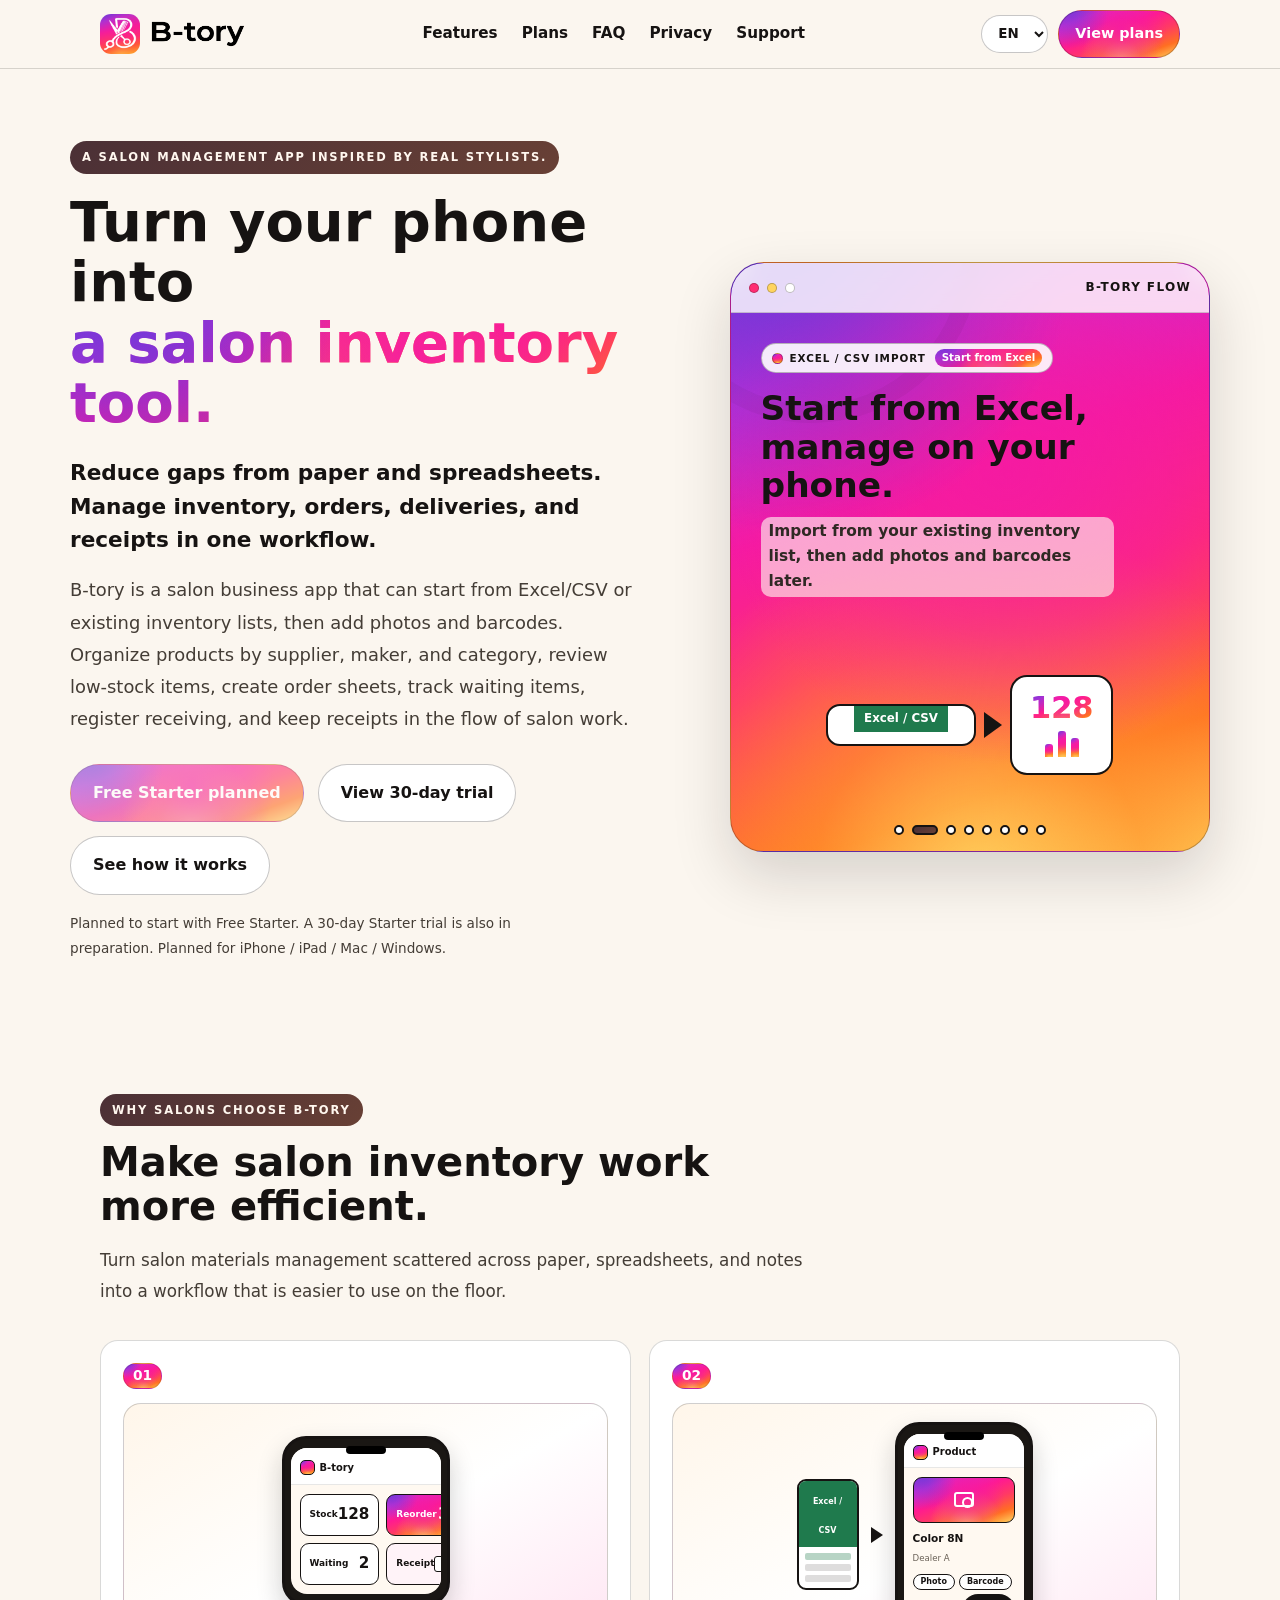
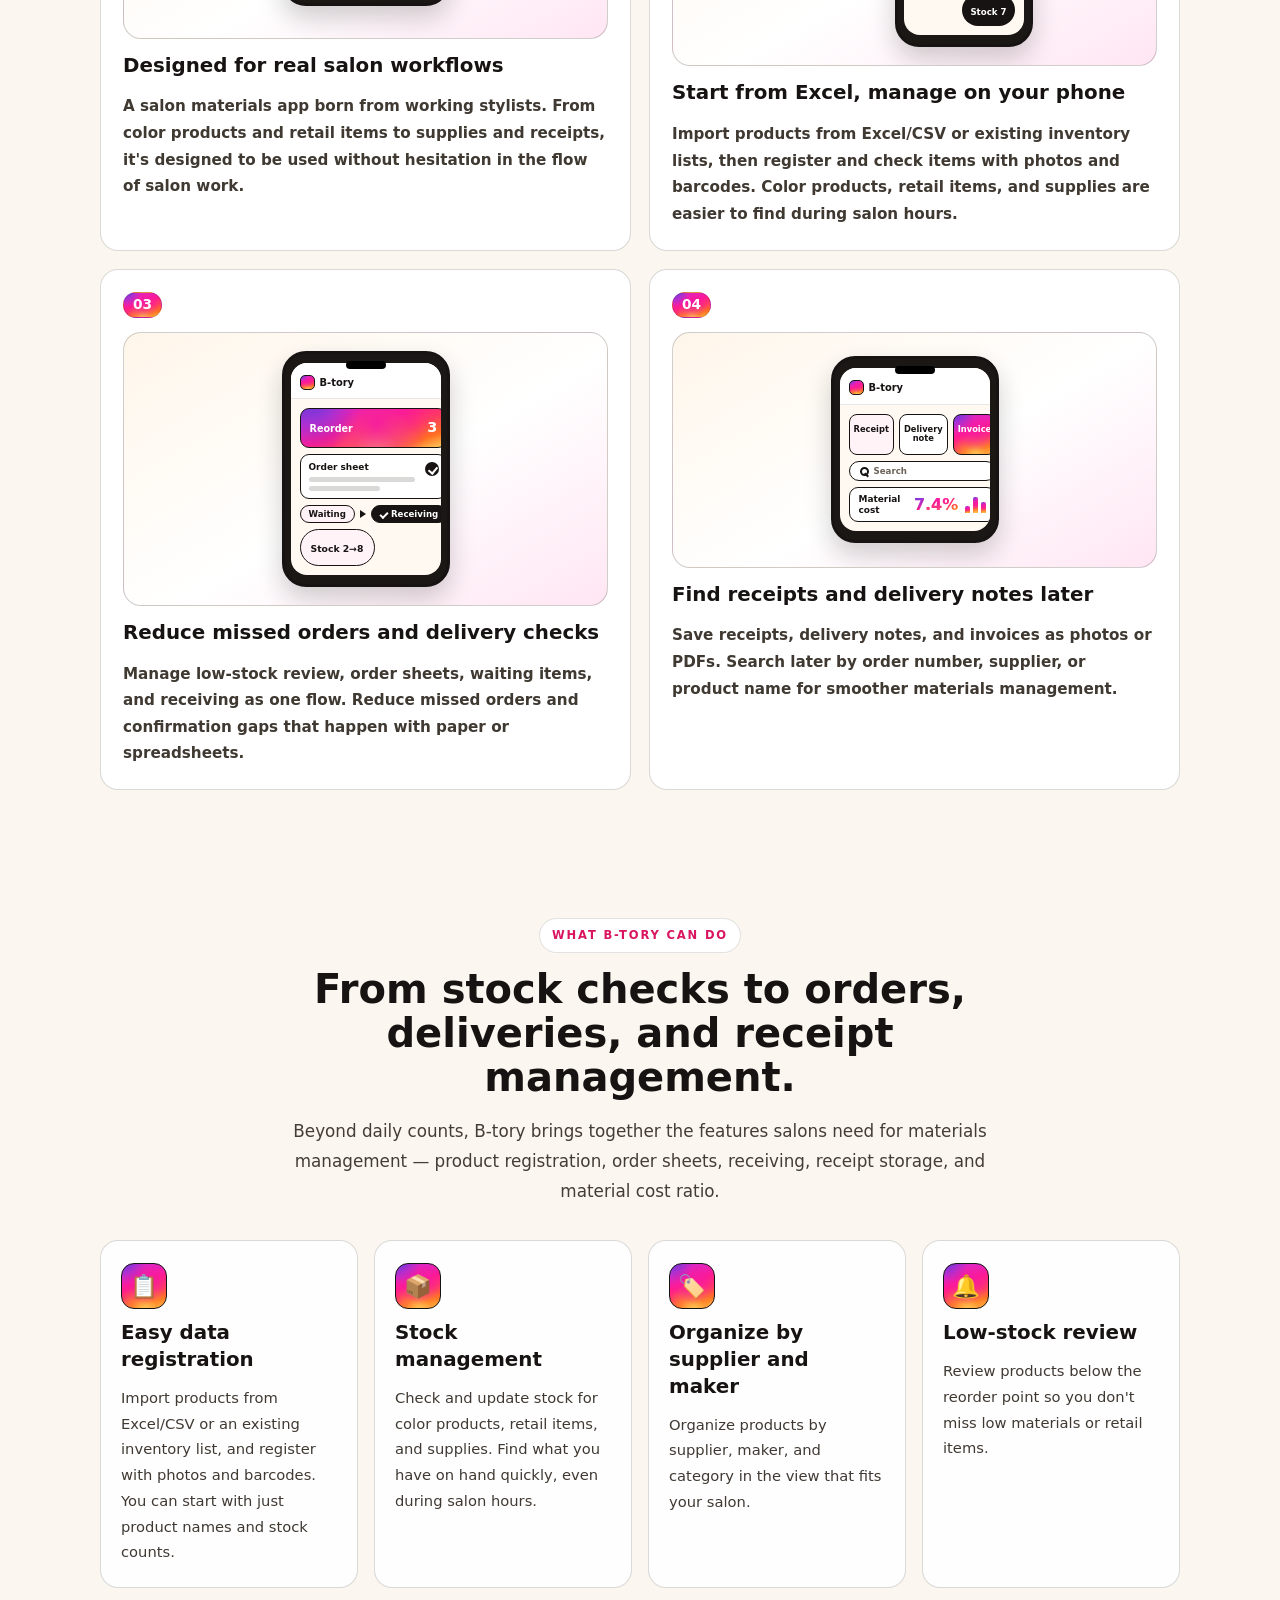
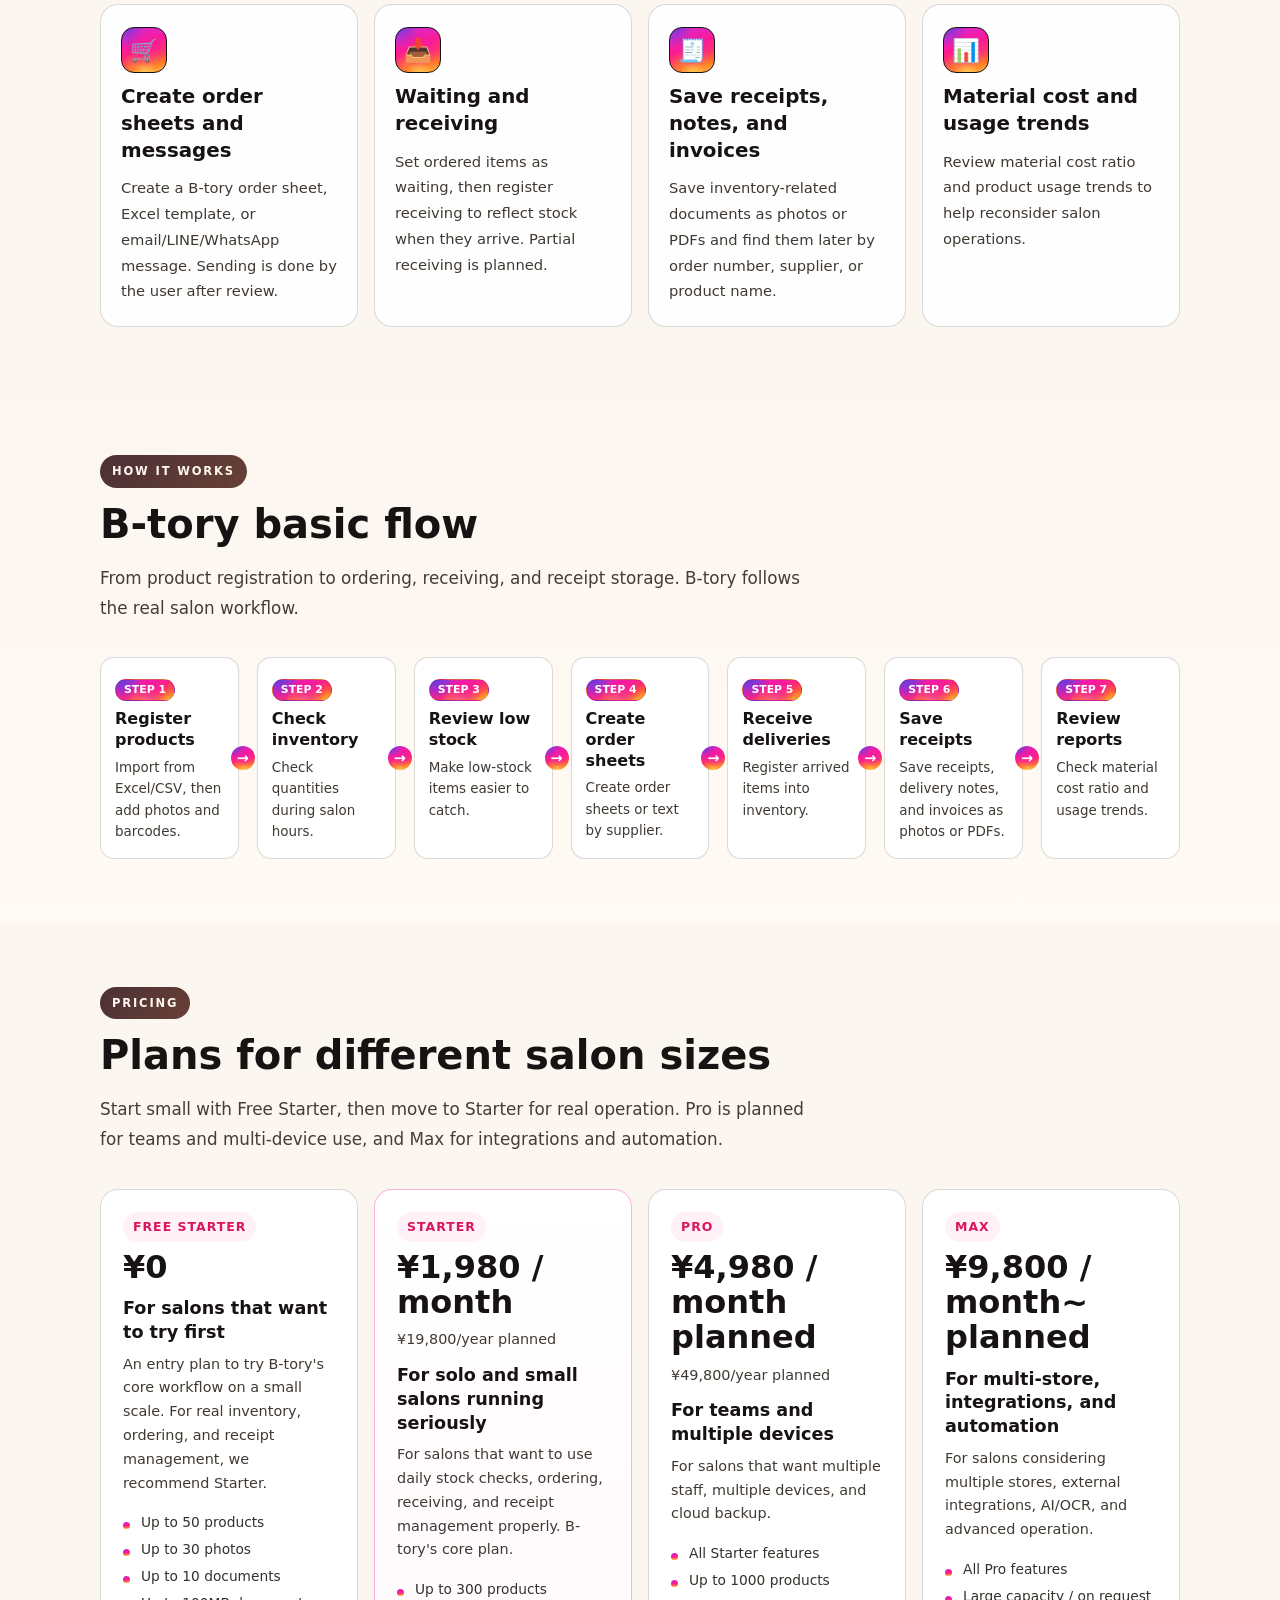
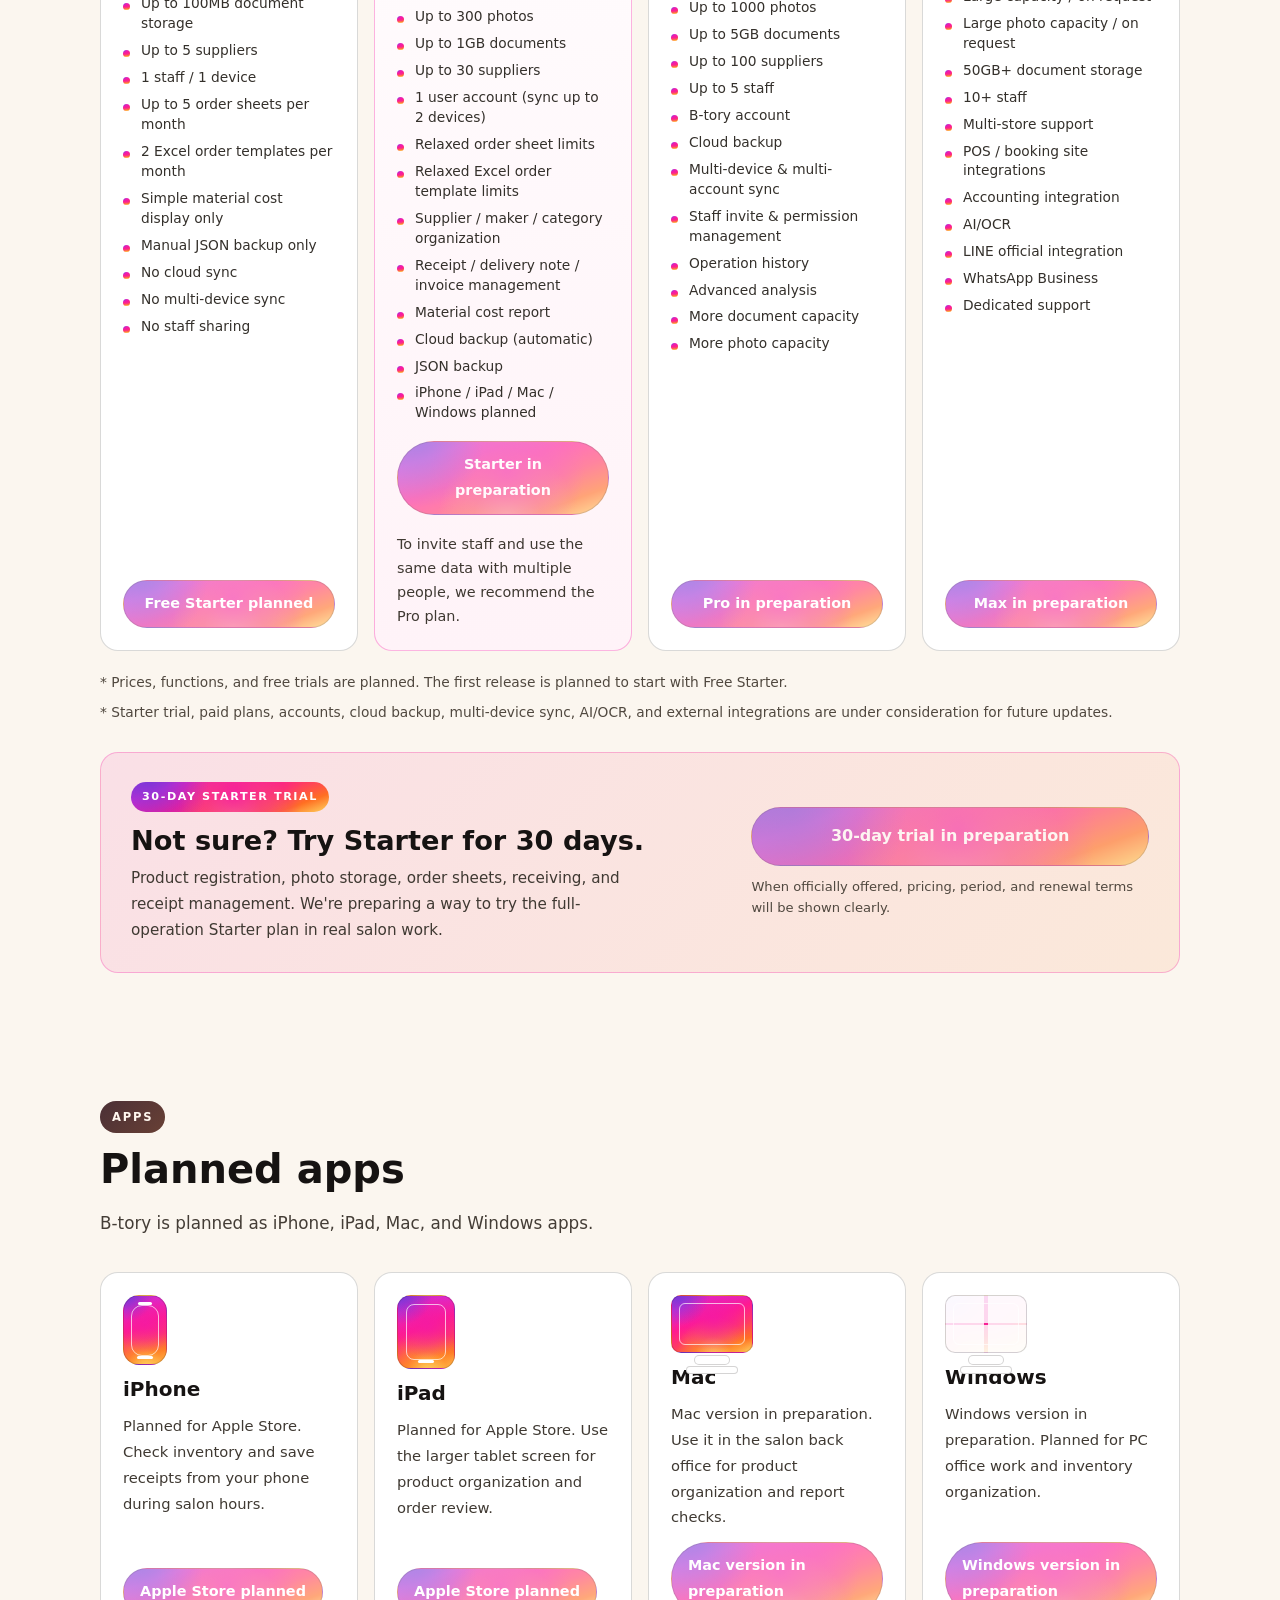
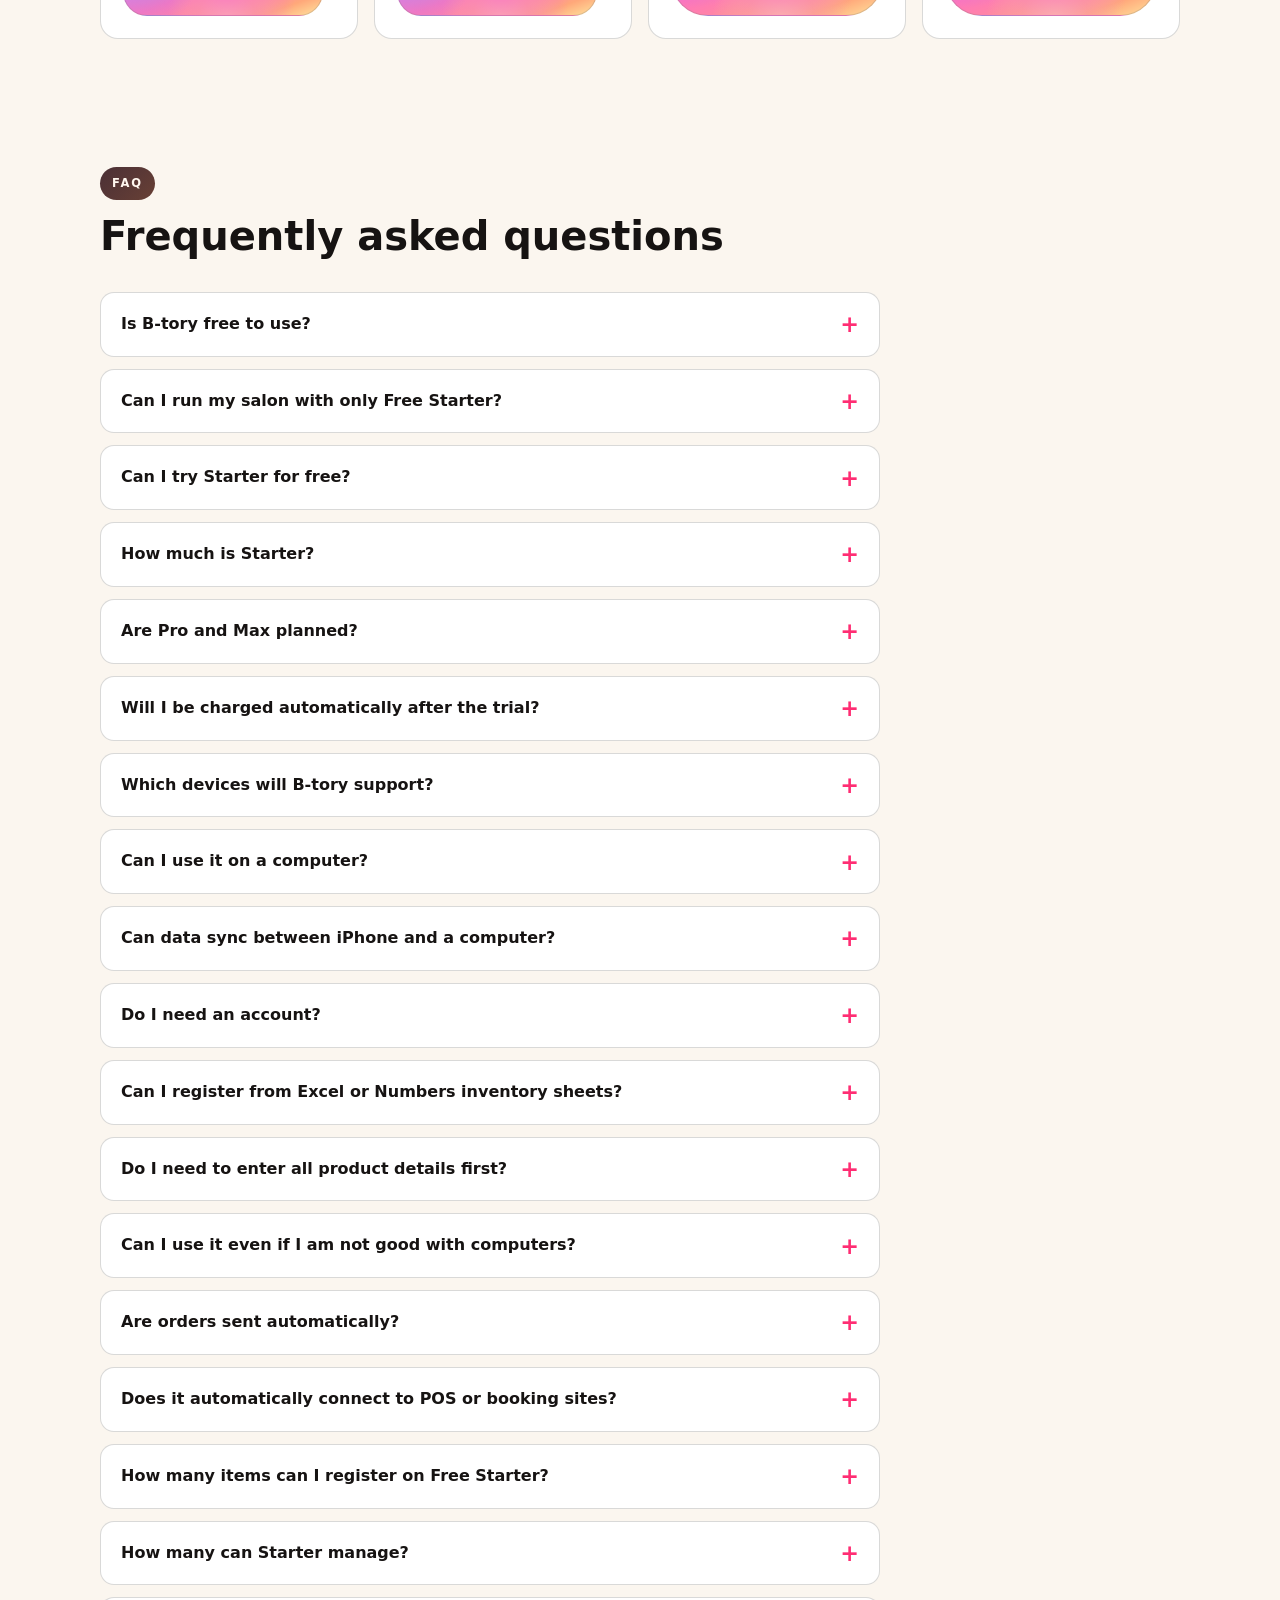
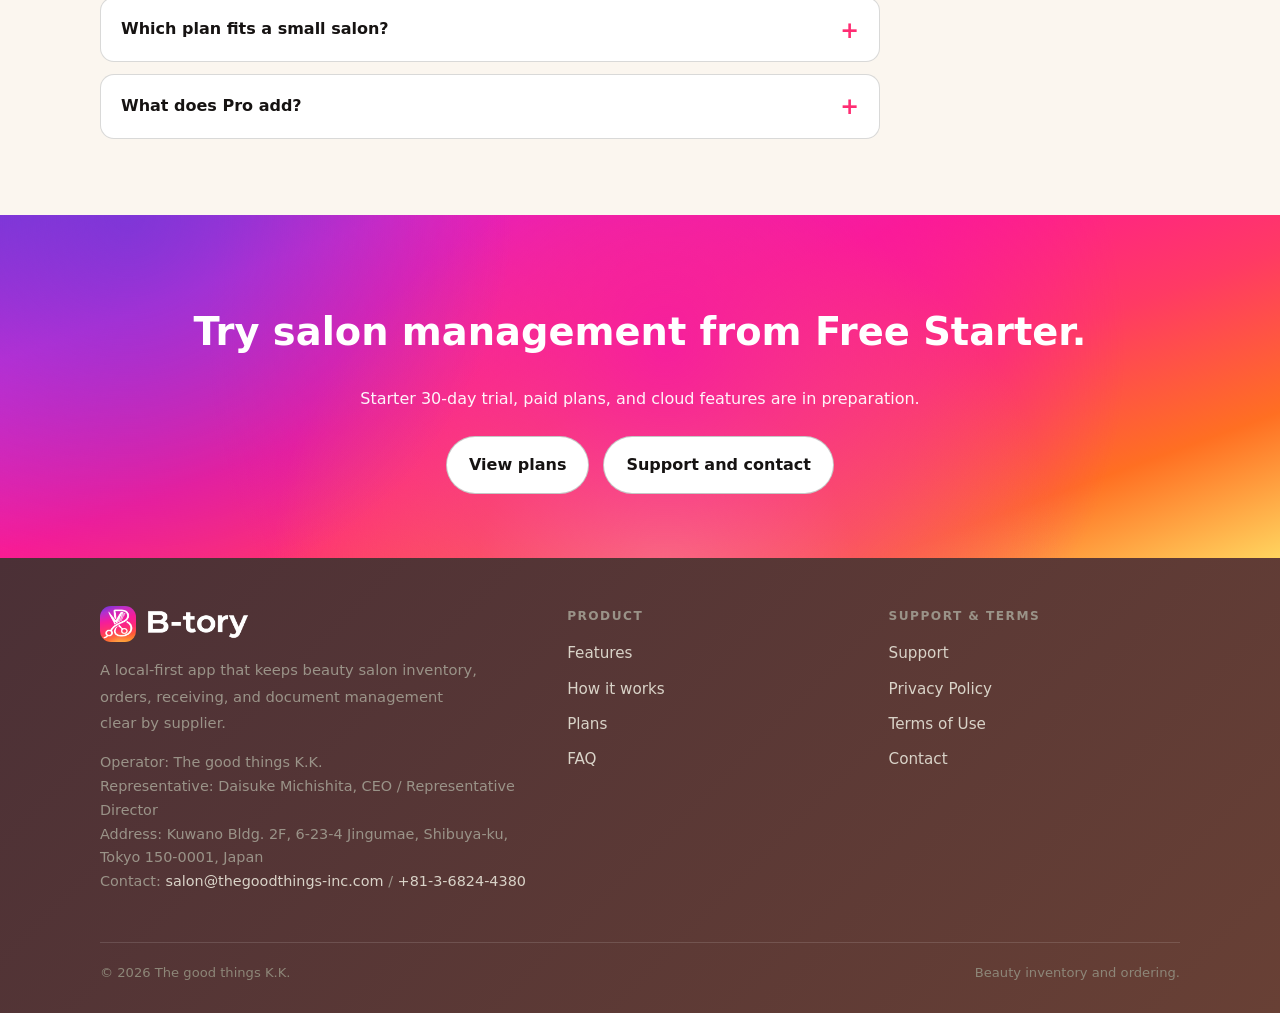
<file: index.html>
<!DOCTYPE html>
<html lang="en">
<head>
<meta charset="UTF-8">
<meta name="viewport" content="width=device-width, initial-scale=1.0">
<title>B-tory | Salon inventory, ordering, receiving, and document management app</title>
<meta name="description" content="B-tory is a local-first salon inventory app for managing stock, ordering, receiving, documents, and reports. Organize products by supplier, maker, and category with photos and barcodes.">
<link rel="canonical" href="https://b-tory.com/">
<meta name="theme-color" content="#FF2D73">
<!-- Open Graph -->
<meta property="og:type" content="website">
<meta property="og:title" content="B-tory | Salon inventory, ordering, receiving, and document management app">
<meta property="og:description" content="Inventory, ordering, receiving, documents, and reports in one local-first app for beauty salons. Built around photos, barcodes, suppliers, makers, and categories.">
<meta property="og:url" content="https://b-tory.com/">
<meta property="og:image" content="https://b-tory.com/assets/btory-ogp.png">
<meta property="og:site_name" content="B-tory">
<meta property="og:locale" content="en_US">
<!-- Twitter -->
<meta name="twitter:card" content="summary_large_image">
<meta name="twitter:title" content="B-tory | Salon inventory, ordering, receiving, and document management app">
<meta name="twitter:description" content="Inventory, ordering, receiving, documents, and reports in one local-first app for beauty salons.">
<meta name="twitter:image" content="https://b-tory.com/assets/btory-ogp.png">
<link rel="icon" type="image/png" href="assets/favicon.png?v=20260624-brand-gradient">
<link rel="apple-touch-icon" href="assets/apple-touch-icon.png?v=20260624-brand-gradient">
<link rel="stylesheet" href="css/style.css?v=20260625-pro8">
<link rel="stylesheet" href="assets/hero-flow.css?v=20260625-pro8">
<script type="application/ld+json">
{
  "@context":"https://schema.org",
  "@type":"SoftwareApplication",
  "name":"B-tory",
  "applicationCategory":"BusinessApplication",
  "operatingSystem":"iOS, iPadOS, macOS, Windows",
  "description":"A local-first beauty salon app for inventory, ordering, receiving, document management, and reports.",
  "offers":{"@type":"Offer","price":"0","priceCurrency":"JPY"},
  "publisher":{
    "@type":"Organization",
    "name":"The good things K.K.",
    "email":"salon@thegoodthings-inc.com",
    "telephone":"+81-3-6824-4380",
    "address":{
      "@type":"PostalAddress",
      "streetAddress":"Kuwano Bldg. 2F, 6-23-4 Jingumae",
      "addressLocality":"Shibuya-ku",
      "addressRegion":"Tokyo",
      "postalCode":"150-0001",
      "addressCountry":"JP"
    }
  },
  "inLanguage":"en"
}
</script>
</head>
<body>

<header class="site-header">
  <div class="wrap nav">
    <a class="brand" href="index.html" aria-label="B-tory"><img class="brand-mark" src="assets/btory-mark.png?v=20260624-brand-gradient" alt=""><img class="brand-wordmark" src="assets/btory-wordmark.png?v=20260624-brand-gradient" alt=""></a>
    <nav class="nav-links" id="navLinks" aria-label="Main navigation">
      <a href="#features">機能</a>
      <a href="#plan">料金</a>
      <a href="#faq">FAQ</a>
      <a href="privacy.html">プライバシー</a>
      <a href="support.html#contact">サポート</a>
    </nav>
    <div class="nav-cta">
      <label class="lang-switch" for="languageSelect">
        <span class="sr-only">Language</span>
        <select id="languageSelect" aria-label="Language">
          <option value="en">EN</option>
          <option value="ja">JP</option>
          <option value="zh">ZH</option>
          <option value="es">ES</option>
        </select>
      </label>
      <a class="btn btn-primary btn-sm" href="#plan">プランを見る</a>
      <button class="menu-toggle" id="menuToggle" aria-label="メニューを開閉" aria-expanded="false">☰</button>
    </div>
  </div>
</header>

<main>
<!-- HERO -->
<section class="hero">
  <div class="wrap hero-grid">
    <div>
      <span class="eyebrow">現役美容師の声から生まれた、サロン管理アプリ</span>
      <h1 class="display hero-title"><span class="hero-line">今日からスマホが、</span><span class="hero-line text-grad"><span class="hero-phrase hero-phrase--accent">サロンの</span><span class="hero-phrase hero-phrase--accent">在庫管理端末に。</span></span></h1>
      <p class="hero-subhead">紙やExcelの抜け漏れを減らし、在庫・発注・納品・領収書までその場で一元管理。</p>
      <p class="lead">B-toryは、Excel/CSVや既存の在庫表から始めて、写真・バーコードでも商品を登録できるサロン向け業務アプリです。仕入先別・メーカー別・カテゴリ別に整理し、要発注の確認、発注書作成、入荷待ち、納品登録、領収書保存まで、サロンワークの流れに合わせて使えます。</p>
      <div class="hero-cta">
        <span class="btn btn-primary is-disabled" role="button" aria-disabled="true">Free Starterで試す予定</span>
        <a class="btn btn-ghost" href="#starter-trial">30日無料トライアルを見る</a>
        <a class="btn btn-ghost" href="support.html#register-products">使い方を見る</a>
      </div>
      <p class="hero-note">Free Starterから開始予定。Starterは30日無料トライアルも準備中です。iPhone / iPad / Mac / Windows 対応予定。</p>
    </div>
    <figure class="hero-mobile-visual" aria-label="B-toryのモバイル向け機能紹介">
      <div class="hero-mobile-frame">
        <figcaption class="hero-mobile-caption">
          <span>B-tory Flow</span>
          <strong>在庫・発注・納品を、ひとつの流れで</strong>
        </figcaption>
        <div class="hero-mobile-device">
          <picture>
            <source srcset="assets/btory-hero-mobile-devices.webp" type="image/webp">
            <img src="assets/btory-hero-mobile-devices.png" width="1200" height="900" alt="B-tory app shown on phone and tablet screens" decoding="async" fetchpriority="high">
          </picture>
        </div>
        <div class="hero-mobile-slides" aria-hidden="true">
          <article class="hero-mobile-slide">
            <h2>美容サロンの在庫アプリは、B-tory。</h2>
            <p><span>在庫</span><span>発注</span><span>納品</span><span>領収書</span></p>
          </article>
          <article class="hero-mobile-slide">
            <h2>Excelから始めて、スマホで管理。</h2>
            <p><span>Excel</span><span>CSV</span><span>写真</span><span>バーコード</span></p>
          </article>
          <article class="hero-mobile-slide">
            <h2>足りない商品を、仕入先ごとに発注。</h2>
            <p><span>要発注</span><span>発注書</span><span>入荷待ち</span></p>
          </article>
          <article class="hero-mobile-slide">
            <h2>届いたら納品登録。領収書も保存。</h2>
            <p><span>納品</span><span>領収書</span><span>請求書</span><span>レポート</span></p>
          </article>
        </div>
      </div>
    </figure>
    <div class="hero-flow" data-hero-flow aria-label="B-toryの機能紹介">
      <div class="hero-flow__shell">
        <div class="hero-flow__topbar" aria-hidden="true">
          <span></span><span></span><span></span>
          <strong>B-tory Flow</strong>
        </div>

        <div class="hero-flow__slides">
          <article class="hero-slide hero-slide--brand is-active" data-hero-slide aria-label="1 / 7 ブランド">
            <div class="hero-slide__copy">
              <p class="hero-slide__kicker"><span>Salon inventory app</span><small>サロン在庫アプリ</small></p>
              <h2>美容サロンの在庫アプリは、B-tory。</h2>
              <p>現役美容師の声から生まれた、サロン材料管理アプリ。</p>
            </div>
            <div class="hero-slide__visual hero-slide__visual--brand">
              <img class="flow-mark" src="assets/btory-mark.png?v=20260624-brand-gradient" alt="B-tory">
              <div class="bauhaus-shapes" aria-hidden="true">
                <span class="shape-dot"></span>
                <span class="shape-rect"></span>
                <span class="shape-tri"></span>
              </div>
              <div class="tag-row" aria-label="管理範囲">
                <span>在庫</span><span>発注</span><span>納品</span><span>書類管理</span>
              </div>
            </div>
          </article>

          <article class="hero-slide hero-slide--excel" data-hero-slide aria-label="2 / 8 Excel/CSV">
            <div class="hero-slide__copy">
              <p class="hero-slide__kicker"><span>Excel / CSV import</span><small>Excel取り込み</small></p>
              <h2>Excelから始めて、スマホで管理。</h2>
              <p>既存の在庫表から取り込み、写真やバーコードを後から追加できます。</p>
            </div>
            <div class="hero-slide__visual hero-slide__visual--excel">
              <div class="excel-sheet">
                <div class="excel-head">Excel / CSV</div>
                <div class="excel-grid" aria-hidden="true"><i></i><i></i><i></i><i></i><i></i><i></i><i></i><i></i><i></i></div>
              </div>
              <span class="excel-arrow" aria-hidden="true"></span>
              <div class="import-card">
                <strong>128</strong>
                <div class="import-bars" aria-hidden="true"><b></b><b></b><b></b></div>
              </div>
            </div>
          </article>

          <article class="hero-slide hero-slide--photo" data-hero-slide aria-label="2 / 7 写真登録">
            <div class="hero-slide__copy">
              <p class="hero-slide__kicker"><span>Photo inventory</span><small>写真登録</small></p>
              <h2>写真で見つけやすく、登録もかんたん。</h2>
              <p>カラー剤、店販商品、備品まで。写真で商品を迷わず管理。</p>
            </div>
            <div class="hero-slide__visual">
              <div class="phone-mock">
                <div class="phone-bar"></div>
                <div class="app-screen">
                  <div class="screen-title">商品登録</div>
                  <div class="product-photo"><span class="camera-icon"></span></div>
                  <div class="field-line strong">カラークリーム 8N</div>
                  <div class="field-line">仕入先: Aディーラー</div>
                  <div class="stock-pill">在庫 4</div>
                </div>
              </div>
              <div class="floating-card card-photo">
                <strong>写真で管理</strong>
                <span>棚で迷わない</span>
              </div>
            </div>
          </article>

          <article class="hero-slide hero-slide--barcode" data-hero-slide aria-label="3 / 7 バーコード">
            <div class="hero-slide__copy">
              <p class="hero-slide__kicker"><span>Barcode check</span><small>バーコード確認</small></p>
              <h2>バーコードで、すぐ商品確認。</h2>
              <p>営業中でも、スキャンして在庫をその場でチェック。</p>
            </div>
            <div class="hero-slide__visual">
              <div class="phone-mock">
                <div class="phone-bar"></div>
                <div class="scan-screen">
                  <div class="scan-frame"><span></span></div>
                  <div class="barcode-lines" aria-hidden="true"><i></i><i></i><i></i><i></i><i></i><i></i></div>
                  <div class="field-line strong">スキャン中</div>
                </div>
              </div>
              <div class="floating-card card-result">
                <strong>グロスカラー 6P</strong>
                <span>現在庫 7本</span>
              </div>
            </div>
          </article>

          <article class="hero-slide hero-slide--reorder" data-hero-slide aria-label="4 / 7 要発注">
            <div class="hero-slide__copy">
              <p class="hero-slide__kicker"><span>Reorder alert</span><small>要発注</small></p>
              <h2>足りない商品が、ひと目で分かる。</h2>
              <p>発注点を下回った商品を見逃しにくく。</p>
            </div>
            <div class="hero-slide__visual">
              <div class="order-board">
                <div class="board-head"><span>要発注</span><strong>3件</strong></div>
                <div class="order-row alert"><span>OX 6%</span><b>残り 1</b></div>
                <div class="order-row"><span>カラー 8N</span><b>残り 2</b></div>
                <div class="order-row"><span>手袋 M</span><b>残り 1</b></div>
              </div>
              <div class="notice-badge">発注点以下</div>
            </div>
          </article>

          <article class="hero-slide hero-slide--dealer" data-hero-slide aria-label="5 / 7 仕入先別発注">
            <div class="hero-slide__copy">
              <p class="hero-slide__kicker"><span>Dealer ordering</span><small>仕入先別発注</small></p>
              <h2>仕入先ごとに、注文書まで一気に。</h2>
              <p>ディーラー別にまとめて、発注書や発注本文を作成。</p>
            </div>
            <div class="hero-slide__visual">
              <div class="dealer-stack">
                <div class="dealer-card active"><span>Aディーラー</span><strong>5品目</strong></div>
                <div class="dealer-card"><span>Bディーラー</span><strong>2品目</strong></div>
              </div>
              <div class="order-preview">
                <div class="preview-line wide"></div>
                <div class="preview-line"></div>
                <div class="preview-line short"></div>
                <div class="channel-row"><span>Excel</span><span>メール</span><span>LINE</span><span>WhatsApp</span></div>
                <small>送信前に確認</small>
              </div>
            </div>
          </article>

          <article class="hero-slide hero-slide--delivery" data-hero-slide aria-label="6 / 7 納品">
            <div class="hero-slide__copy">
              <p class="hero-slide__kicker"><span>Delivery flow</span><small>納品管理</small></p>
              <h2>届いたら、納品登録で在庫に反映。</h2>
              <p>入荷待ち、一部納品、納品済みまで流れで管理。</p>
            </div>
            <div class="hero-slide__visual">
              <div class="delivery-lane">
                <div class="status-card">入荷待ち</div>
                <div class="status-card mid">一部納品</div>
                <div class="status-card done">納品済み</div>
              </div>
              <div class="stock-change"><span>在庫</span><strong>2 → 8</strong></div>
            </div>
          </article>

          <article class="hero-slide hero-slide--docs" data-hero-slide aria-label="7 / 7 書類とレポート">
            <div class="hero-slide__copy">
              <p class="hero-slide__kicker"><span>Documents & report</span><small>書類・レポート</small></p>
              <h2>領収書も、材料費率も、あとから見える。</h2>
              <p>納品書・請求書・領収書を保存。材料費率や使用傾向も確認。</p>
            </div>
            <div class="hero-slide__visual">
              <div class="doc-card">
                <span>納品書</span><span>請求書</span><span>領収書</span>
              </div>
              <div class="report-card">
                <small>材料費率</small>
                <strong>7.4%</strong>
                <div class="mini-bars" aria-hidden="true"><i></i><i></i><i></i><i></i></div>
              </div>
              <div class="trend-card">薬剤使用傾向</div>
            </div>
          </article>
        </div>

        <div class="hero-flow__controls" aria-label="スライド操作">
          <button type="button" class="is-active" data-hero-dot aria-label="ブランドを表示"></button>
          <button type="button" data-hero-dot aria-label="Excel取り込みを表示"></button>
          <button type="button" data-hero-dot aria-label="写真登録を表示"></button>
          <button type="button" data-hero-dot aria-label="バーコードを表示"></button>
          <button type="button" data-hero-dot aria-label="要発注を表示"></button>
          <button type="button" data-hero-dot aria-label="仕入先別発注を表示"></button>
          <button type="button" data-hero-dot aria-label="納品を表示"></button>
          <button type="button" data-hero-dot aria-label="書類とレポートを表示"></button>
        </div>
      </div>
    </div>
  </div>
</section>

<!-- DIFFERENCE -->
<section id="difference">
  <div class="wrap">
    <div class="section-head">
      <span class="eyebrow">B-toryが選ばれる理由</span>
      <h2 class="display">サロンの在庫管理業務を効率化。</h2>
      <p>紙・Excel・メモで散らばりやすいサロン材料管理を、現場で使いやすい流れに変えます。</p>
    </div>
    <div class="diff-list">
      <div class="diff reason-card reason-card--home">
        <span class="num">01</span>
        <div class="reason-visual rv0" aria-hidden="true">
          <div class="rv-iphone rv-iphone--wide">
            <span class="rv-iphone__notch"></span>
            <div class="rv-screen">
              <div class="rv-appbar"><span class="rv-logo"></span><b>B-tory</b></div>
              <div class="rv-screen__body rv-home">
                <div class="rv-tile"><span class="reason-label">在庫</span><strong>128</strong></div>
                <div class="rv-tile rv-tile--alert"><span class="reason-label">要発注</span><strong>3</strong></div>
                <div class="rv-tile"><span class="reason-label">入荷待ち</span><strong>2</strong></div>
                <div class="rv-tile rv-tile--doc"><span class="reason-label">領収書</span><span class="rv-tile__ico"></span></div>
              </div>
            </div>
          </div>
        </div>
        <h3>現場にすぐ馴染む、サロン専用設計</h3>
        <p>現役美容師の声から生まれた、サロン材料管理アプリです。カラー剤、店販商品、備品、領収書まで、サロンワークに合わせて迷わず使える設計を目指しています。</p>
      </div>
      <div class="diff reason-card reason-card--phone">
        <span class="num">02</span>
        <div class="reason-visual rv1" aria-hidden="true">
          <div class="rv-excel">
            <div class="rv-excel__bar"><span class="reason-label">Excel / CSV</span></div>
            <div class="rv-excel__rows"><i></i><i></i><i></i></div>
          </div>
          <span class="rv-arrow"></span>
          <div class="rv-iphone">
            <span class="rv-iphone__notch"></span>
            <div class="rv-screen">
              <div class="rv-appbar"><span class="rv-logo"></span><b class="reason-label">商品登録</b></div>
              <div class="rv-screen__body">
                <div class="rv-photo"><span class="rv-cam"></span></div>
                <div class="rv-name">Color 8N</div>
                <div class="rv-sub">Dealer A</div>
                <div class="rv-chiprow">
                  <span class="reason-label rv-chip">写真</span>
                  <span class="reason-label rv-chip">バーコード</span>
                  <span class="rv-stockpill"><span class="reason-label">在庫 7</span></span>
                </div>
              </div>
            </div>
          </div>
        </div>
        <h3>Excelから始めて、スマホでかんたん管理</h3>
        <p>Excel/CSVや既存の在庫表から商品を取り込み、写真・バーコードでも登録・確認できます。カラー剤、店販商品、備品まで、営業中でもその場で在庫を見つけやすくします。</p>
      </div>
      <div class="diff reason-card reason-card--order">
        <span class="num">03</span>
        <div class="reason-visual rv2" aria-hidden="true">
          <div class="rv-iphone rv-iphone--wide">
            <span class="rv-iphone__notch"></span>
            <div class="rv-screen">
              <div class="rv-appbar"><span class="rv-logo"></span><b>B-tory</b></div>
              <div class="rv-screen__body">
                <div class="rv-alertcard"><span class="reason-label">要発注</span><strong>3</strong></div>
                <div class="rv-ordercard">
                  <span class="reason-label">発注書</span>
                  <i></i><i></i>
                  <span class="rv-confirm"></span>
                </div>
                <div class="rv-statusrow">
                  <span class="rv-spill rv-spill--wait reason-label">入荷待ち</span>
                  <span class="rv-mini-arrow"></span>
                  <span class="rv-spill rv-spill--done"><span class="rv-check2"></span><span class="reason-label">納品</span></span>
                </div>
                <div class="rv-reflect"><span class="reason-label">在庫 2→8</span></div>
              </div>
            </div>
          </div>
        </div>
        <h3>発注・納品の抜け漏れを減らせる</h3>
        <p>要発注の確認、発注書作成、入荷待ち、納品登録までを一連で管理。紙やExcelで起きやすい発注漏れ・確認漏れを減らします。</p>
      </div>
      <div class="diff reason-card reason-card--docs">
        <span class="num">04</span>
        <div class="reason-visual rv3" aria-hidden="true">
          <div class="rv-iphone rv-iphone--wide">
            <span class="rv-iphone__notch"></span>
            <div class="rv-screen">
              <div class="rv-appbar"><span class="rv-logo"></span><b>B-tory</b></div>
              <div class="rv-screen__body">
                <div class="rv-doccards">
                  <span class="rv-doc reason-label">領収書</span>
                  <span class="rv-doc reason-label">納品書</span>
                  <span class="rv-doc reason-label">請求書</span>
                </div>
                <div class="rv-searchbar"><span class="rv-search-ico"></span><span class="reason-label">検索</span></div>
                <div class="rv-costcard"><span class="reason-label">材料費率</span><strong>7.4%</strong><span class="rv-bars"><i></i><i></i><i></i></span></div>
              </div>
            </div>
          </div>
        </div>
        <h3>領収書・納品書まであとから探せる</h3>
        <p>領収書、納品書、請求書を写真やPDFで保存。発注番号、仕入先、商品名であとから探せるので、材料管理や確認作業がスムーズになります。</p>
      </div>
    </div>
  </div>
</section>

<!-- FEATURES (What B-tory can do) -->
<section id="features">
  <div class="wrap">
    <div class="section-head feature-head">
      <span class="eyebrow">B-toryにできること</span>
      <h2 class="display">在庫確認から発注、納品、領収書管理まで。</h2>
      <p>日々の数の確認だけでなく、商品登録、発注書作成、納品登録、領収書保存、材料費率の確認まで、サロンの材料管理に必要な機能をまとめています。</p>
    </div>
    <div class="features">
      <div class="feat"><div class="feat__ico">📋</div><h3>かんたんデータ登録</h3><p>Excel/CSVや既存の在庫表から商品を取り込み、写真・バーコードでも登録できます。まずは商品名と在庫数だけでも始められます。</p></div>
      <div class="feat"><div class="feat__ico">📦</div><h3>在庫数の管理</h3><p>カラー剤、店販商品、備品などの在庫数を確認・更新できます。営業中でも今ある数をすぐに見つけやすくします。</p></div>
      <div class="feat"><div class="feat__ico">🏷️</div><h3>仕入先別・メーカー別に整理</h3><p>仕入先別、メーカー別、カテゴリ別に、サロンに合わせた見方で商品を整理できます。</p></div>
      <div class="feat"><div class="feat__ico">🔔</div><h3>要発注の確認</h3><p>発注点を下回った商品を確認し、足りない材料や店販商品を見逃しにくくします。</p></div>
      <div class="feat"><div class="feat__ico">🛒</div><h3>発注書・発注本文を作成</h3><p>B-tory標準発注書、Excelテンプレート、メール/LINE/WhatsApp本文を作成できます。送信はユーザーが確認して行います。</p></div>
      <div class="feat"><div class="feat__ico">📥</div><h3>入荷待ち・納品登録</h3><p>発注済みの商品を入荷待ちにし、届いたら納品登録で在庫に反映できます。一部納品にも対応予定です。</p></div>
      <div class="feat"><div class="feat__ico">🧾</div><h3>領収書・納品書・請求書を保存</h3><p>在庫に関わる書類を写真やPDFで保存し、発注番号、仕入先、商品名であとから探せます。</p></div>
      <div class="feat"><div class="feat__ico">📊</div><h3>材料費率と使用傾向を確認</h3><p>材料費率や薬剤使用の傾向を確認し、サロン経営の見直しに役立てられます。</p></div>
    </div>
  </div>
</section>

<!-- HOW IT WORKS -->
<section id="how" class="workflow-section">
  <div class="wrap">
    <div class="section-head">
      <span class="eyebrow">How it works</span>
      <h2 class="display">B-toryの基本の流れ</h2>
      <p>商品登録から発注、納品、領収書保存まで。サロンワークに沿って使えます。</p>
    </div>
    <div class="flow">
      <div class="step"><div class="n">STEP 1</div><h4>商品を登録</h4><p>Excel/CSVから取り込み、写真・バーコードでも登録。</p></div>
      <div class="step"><div class="n">STEP 2</div><h4>在庫をチェック</h4><p>営業中でも数量を確認。</p></div>
      <div class="step"><div class="n">STEP 3</div><h4>要発注を確認</h4><p>足りない商品を見逃しにくく。</p></div>
      <div class="step"><div class="n">STEP 4</div><h4>発注書を作成</h4><p>仕入先ごとに発注書や本文を作成。</p></div>
      <div class="step"><div class="n">STEP 5</div><h4>納品登録</h4><p>届いた商品を登録して在庫へ。</p></div>
      <div class="step"><div class="n">STEP 6</div><h4>領収書を保存</h4><p>領収書・納品書・請求書を写真やPDFで保存。</p></div>
      <div class="step"><div class="n">STEP 7</div><h4>レポートで確認</h4><p>材料費率や使用傾向を確認。</p></div>
    </div>
  </div>
</section>

<!-- PRICING -->
<section id="plan">
  <div class="wrap">
    <div class="section-head">
      <span class="eyebrow">Pricing</span>
      <h2 class="display">サロンの規模に合わせて選べるプラン</h2>
      <p>まずはFree Starterで小さく試して、本格運用はStarterへ。チーム運用や複数端末はPro、連携や自動化はMaxで対応予定です。</p>
    </div>
    <div class="pricing-grid">
      <article class="price-card">
        <div class="price-head">
          <span class="plan-label">Free Starter</span>
          <strong class="price">¥0</strong>
          <h3>まず試したいサロンに</h3>
          <p>B-toryの基本フローを小さく試せる体験用プラン。本格的な在庫・発注・領収書管理にはStarterをおすすめします。</p>
        </div>
        <ul>
          <li>商品登録 50件まで</li>
          <li>写真登録 30枚まで</li>
          <li>書類保存 10件まで</li>
          <li>書類容量 100MBまで</li>
          <li>仕入先 5件まで</li>
          <li>スタッフ 1名 / 端末 1台</li>
          <li>発注書作成 月5件まで</li>
          <li>Excelテンプレート発注書 月2件まで</li>
          <li>材料費率は簡易表示のみ</li>
          <li>バックアップは手動JSONのみ</li>
          <li>クラウド同期なし</li>
          <li>複数端末同期なし</li>
          <li>スタッフ共有なし</li>
        </ul>
        <span class="btn btn-primary btn-sm is-disabled" role="button" aria-disabled="true">Free Starterで開始予定</span>
      </article>
      <article class="price-card featured">
        <div class="price-head">
          <span class="plan-label">Starter</span>
          <strong class="price">¥1,980/月</strong>
          <p class="price-sub">年額 ¥19,800/年 予定</p>
          <h3>一人サロン・小規模サロンの本格運用に</h3>
          <p>日々の在庫確認、発注、納品、領収書管理をしっかり使いたいサロン向け。B-toryの中心プランです。</p>
        </div>
        <ul>
          <li>商品登録 300件まで</li>
          <li>写真登録 300枚まで</li>
          <li>書類保存 1GBまで</li>
          <li>仕入先 30件まで</li>
          <li>ご利用アカウント 1名（最大2台まで同期）</li>
          <li>発注書作成 制限緩和</li>
          <li>Excelテンプレート発注書 制限緩和</li>
          <li>仕入先別・メーカー別・カテゴリ別整理</li>
          <li>領収書・納品書・請求書管理</li>
          <li>材料費率レポート</li>
          <li>クラウドバックアップ（自動）</li>
          <li>JSONバックアップ</li>
          <li>iPhone / iPad / Mac / Windows 対応予定</li>
        </ul>
        <span class="btn btn-primary btn-sm is-disabled" role="button" aria-disabled="true">Starter準備中</span>
        <p class="plan-foot">スタッフを招待して複数人で同じデータを使いたい場合は、Proプランがおすすめです。</p>
      </article>
      <article class="price-card">
        <div class="price-head">
          <span class="plan-label">Pro</span>
          <strong class="price">¥4,980/月 予定</strong>
          <p class="price-sub">年額 ¥49,800/年 予定</p>
          <h3>チーム運用・複数端末に</h3>
          <p>複数スタッフ、複数端末、クラウドバックアップを使いたいサロン向け。</p>
        </div>
        <ul>
          <li>Starterの全機能</li>
          <li>商品登録 1000件まで</li>
          <li>写真登録 1000枚まで</li>
          <li>書類保存 5GBまで</li>
          <li>仕入先 100件まで</li>
          <li>スタッフ 5名まで</li>
          <li>B-toryアカウント</li>
          <li>クラウドバックアップ</li>
          <li>複数端末・複数アカウント同期</li>
          <li>スタッフ招待・権限管理</li>
          <li>操作履歴</li>
          <li>詳細分析</li>
          <li>書類容量アップ</li>
          <li>写真容量アップ</li>
        </ul>
        <span class="btn btn-primary btn-sm is-disabled" role="button" aria-disabled="true">Pro準備中</span>
      </article>
      <article class="price-card">
        <div class="price-head">
          <span class="plan-label">Max</span>
          <strong class="price">¥9,800/月〜 予定</strong>
          <h3>複数店舗・連携・自動化に</h3>
          <p>複数店舗、外部連携、AI/OCRなどの高度な運用を検討するサロン向け。</p>
        </div>
        <ul>
          <li>Proの全機能</li>
          <li>商品登録 大容量／要相談</li>
          <li>写真登録 大容量／要相談</li>
          <li>書類保存 50GB〜</li>
          <li>10スタッフ以上</li>
          <li>複数店舗</li>
          <li>POS/予約サイト連携</li>
          <li>会計連携</li>
          <li>AI/OCR</li>
          <li>LINE公式連携</li>
          <li>WhatsApp Business</li>
          <li>専用サポート</li>
        </ul>
        <span class="btn btn-primary btn-sm is-disabled" role="button" aria-disabled="true">Max準備中</span>
      </article>
    </div>
    <div class="plan-note">
      <p>※価格・機能・無料トライアルは予定です。初回リリースではFree Starterから提供予定です。</p>
      <p>※Starter 30日無料トライアル、有料プラン、アカウント機能、クラウドバックアップ、複数端末同期、AI/OCR、外部連携は今後のアップデートで提供を検討しています。</p>
    </div>

    <div id="starter-trial" class="trial-cta">
      <div class="trial-cta__text">
        <span class="trial-eyebrow">30-day Starter trial</span>
        <h2 class="trial-title">迷ったら、Starterを30日お試し。</h2>
        <p class="trial-body">商品登録、写真保存、発注書作成、納品登録、領収書管理まで。本格運用向けのStarterを、実際のサロン業務で試せるよう準備中です。</p>
      </div>
      <div class="trial-cta__action">
        <span class="btn trial-button is-disabled" role="button" aria-disabled="true">30日無料トライアル準備中</span>
        <p class="trial-note">正式提供時に、料金・期間・更新条件を分かりやすく表示します。</p>
      </div>
    </div>
  </div>
</section>

<!-- DOWNLOAD -->
<section id="download">
  <div class="wrap">
    <div class="section-head">
      <span class="eyebrow">Apps</span>
      <h2 class="display">対応予定アプリ</h2>
      <p>B-toryは、iPhone・iPad・Mac・Windowsアプリとして展開予定です。</p>
    </div>
    <div class="download-grid">
      <div class="download-card">
        <div class="device-icon phone" aria-hidden="true"><span></span></div>
        <h3>iPhone</h3>
        <p>Apple Storeで公開予定。営業中の在庫チェックや領収書保存をスマホで。</p>
        <span class="btn btn-primary btn-sm is-disabled" role="button" aria-disabled="true">Apple Storeで公開予定</span>
      </div>
      <div class="download-card">
        <div class="device-icon tablet" aria-hidden="true"><span></span></div>
        <h3>iPad</h3>
        <p>Apple Storeで公開予定。タブレットの大きな画面で商品整理や発注確認を。</p>
        <span class="btn btn-primary btn-sm is-disabled" role="button" aria-disabled="true">Apple Storeで公開予定</span>
      </div>
      <div class="download-card">
        <div class="device-icon desktop mac" aria-hidden="true"><span></span></div>
        <h3>Mac</h3>
        <p>Mac版 準備中。サロンのバックオフィスで商品整理やレポート確認を。</p>
        <span class="btn btn-primary btn-sm is-disabled" role="button" aria-disabled="true">Mac版 準備中</span>
      </div>
      <div class="download-card">
        <div class="device-icon desktop windows" aria-hidden="true"><span></span></div>
        <h3>Windows</h3>
        <p>Windows版 準備中。PCでの事務作業や在庫整理にも対応予定。</p>
        <span class="btn btn-primary btn-sm is-disabled" role="button" aria-disabled="true">Windows版 準備中</span>
      </div>
    </div>
  </div>
</section>

<!-- FAQ -->
<section id="faq">
  <div class="wrap">
    <div class="section-head"><span class="eyebrow">FAQ</span><h2 class="display">よくある質問</h2></div>
    <div class="faq">
      <details class="qa"><summary>B-toryは無料で使えますか？</summary><div class="a">Free Starterとして無料で試せるプランを提供予定です。ただし、Free Starterは体験用プランで、商品登録数・写真枚数・書類保存数・発注書作成数に制限があります。日々の在庫・発注・領収書管理にはStarterをおすすめします。</div></details>
      <details class="qa"><summary>Free Starterだけでサロン運用できますか？</summary><div class="a">Free Starterは、B-toryの基本フローを小さく試すためのプランです。登録数や保存容量に制限があるため、本格的なサロン運用にはStarterをおすすめします。</div></details>
      <details class="qa"><summary>Starterを無料で試せますか？</summary><div class="a">Starterは30日無料トライアルを準備中です。商品登録、写真保存、発注書作成、納品登録、領収書管理など、本格運用向けの機能を実際のサロン業務で試せる予定です。</div></details>
      <details class="qa"><summary>Starterはいくらですか？</summary><div class="a">Starterは月額1,980円、年額19,800円を予定しています。一人サロン・小規模サロンの本格運用向けのプランです。価格や提供内容は正式リリース前に変更される場合があります。</div></details>
      <details class="qa"><summary>ProやMaxはありますか？</summary><div class="a">Proは月額4,980円、Maxは月額9,800円〜を予定しています。クラウドバックアップ、複数端末同期、スタッフ共有、外部連携、AI/OCRなどは今後のアップデートで検討しています。</div></details>
      <details class="qa"><summary>トライアル後は自動で課金されますか？</summary><div class="a">正式提供時の課金方法に合わせて、開始前に料金・期間・更新条件を分かりやすく表示します。現時点ではStarter 30日無料トライアルは準備中です。</div></details>
      <details class="qa"><summary>B-toryはどの端末で使えますか？</summary><div class="a">B-toryは、iPhone・iPad・Mac・Windowsアプリとして展開予定です。まずはiOS/iPadOS版を中心に準備し、Mac/Windowsのデスクトップアプリ版も順次対応予定です。</div></details>
      <details class="qa"><summary>PCでも使えますか？</summary><div class="a">はい。Mac/Windows向けのデスクトップアプリ版を準備予定です。公開までは公式サイトで案内します。</div></details>
      <details class="qa"><summary>iPhoneとPCでデータは同期できますか？</summary><div class="a">初回リリースでは端末内保存を中心に開始予定です。将来のアカウント機能・クラウドバックアップ・複数端末同期についても検討しています。</div></details>
      <details class="qa"><summary>アカウント登録は必要ですか？</summary><div class="a">初回リリースのFree Starterは、ログインなしでも使い始められる予定です。将来のStarter / Proでは、アカウント登録、Appleログイン、Googleログイン、メール登録、クラウドバックアップなどを検討しています。</div></details>
      <details class="qa"><summary>ExcelやNumbersの在庫表から登録できますか？</summary><div class="a">はい。CSVまたはExcel形式のファイルから商品データを取り込めるようにする予定です。Numbersを使っている場合は、Excel形式またはCSV形式で書き出してから取り込めます。まずは商品名、カテゴリ、仕入先、在庫数などをまとめて登録し、後から写真やバーコードを追加できます。</div></details>
      <details class="qa"><summary>最初に全部の商品情報を入力しないと使えませんか？</summary><div class="a">いいえ。まずは商品名と在庫数だけでも始められます。必要に応じて、カテゴリ、メーカー、仕入先、写真、バーコードを後から追加できます。</div></details>
      <details class="qa"><summary>パソコンが苦手でも使えますか？</summary><div class="a">はい。最初はExcel/CSVからまとめて取り込み、その後はスマホで写真やバーコードを使って管理できます。サロンワークの流れに合わせて、少しずつ整理していける設計を目指しています。</div></details>
      <details class="qa"><summary>発注は自動送信されますか？</summary><div class="a">いいえ。B-toryは発注書や本文の作成までを支援します。内容を確認のうえ、送信はご自身で行います。</div></details>
      <details class="qa"><summary>POSや予約サイトと自動連携しますか？</summary><div class="a">初回リリースでは自動連携は行いません。外部連携はMaxなどの将来プランで検討しています。</div></details>
      <details class="qa"><summary>Free Starterでは何件まで登録できますか？</summary><div class="a">Free Starterでは、商品登録50件まで、写真登録30枚まで、書類保存10件までを予定しています。B-toryの基本フローを試せる体験用プランです。本格的なサロン運用にはStarterをおすすめします。</div></details>
      <details class="qa"><summary>Starterでは何件まで管理できますか？</summary><div class="a">Starterでは、商品登録300件まで、写真登録300枚まで、書類保存1GBまでを予定しています。一人サロン・小規模サロンの本格運用に向けた中心プランです。</div></details>
      <details class="qa"><summary>小規模サロンにはどのプランが合いますか？</summary><div class="a">まずB-toryの流れを試したい場合はFree Starter、本格的に日々の在庫・発注・納品・領収書管理を行う場合はStarterをおすすめします。複数スタッフや複数端末で共有したい場合はProを検討してください。</div></details>
      <details class="qa"><summary>Proでは何が増えますか？</summary><div class="a">Proでは、商品登録数や書類容量の拡張に加えて、B-toryアカウント、クラウドバックアップ、複数端末同期、スタッフ共有、操作履歴、詳細分析などを提供する予定です。</div></details>
    </div>
  </div>
</section>

<!-- CTA -->
<section class="cta-band">
  <div class="wrap">
    <h2 class="display">Free Starterから、サロン管理を小さく試す。</h2>
    <p>Starter 30日無料トライアル、有料プラン、クラウド機能は準備中です。</p>
    <div class="hero-cta" style="justify-content:center;margin-top:22px">
      <a class="btn" href="#plan">プランを見る</a>
      <a class="btn" href="support.html#contact">サポート・お問い合わせ</a>
    </div>
  </div>
</section>
</main>

<footer class="site-footer">
  <div class="wrap">
    <div class="foot-grid">
      <div class="foot-col">
        <a class="brand footer-brand" href="index.html" aria-label="B-tory"><img class="brand-mark" src="assets/btory-mark.png?v=20260624-brand-gradient" alt=""><img class="brand-wordmark" src="assets/btory-wordmark.png?v=20260624-brand-gradient" alt=""></a>
        <p style="color:#9A9388;max-width:26em;font-size:.92rem">美容サロンの在庫・発注・納品・書類管理を、仕入先別に分かりやすく整理できるローカル保存型アプリ。</p>
        <p class="footer-operator">運営者：The good things 株式会社<br><span class="en">The good things K.K.</span><br>代表責任者：代表取締役社長 道下 大輔<br><span class="en">Daisuke Michishita, CEO / Representative Director</span><br>所在地：〒150-0001 東京都渋谷区神宮前六丁目23番4号 桑野ビル2階<br><span class="en">Kuwano Bldg. 2F, 6-23-4 Jingumae, Shibuya-ku, Tokyo 150-0001, Japan</span><br>連絡先：<a href="mailto:salon@thegoodthings-inc.com">salon@thegoodthings-inc.com</a> / <a href="tel:+81368244380">03-6824-4380</a><br><span class="en">+81-3-6824-4380</span></p>
      </div>
      <div class="foot-col">
        <h4>プロダクト</h4>
        <ul>
          <li><a href="#features">機能</a></li>
          <li><a href="#how">使い方</a></li>
          <li><a href="#plan">料金プラン</a></li>
          <li><a href="#faq">FAQ</a></li>
        </ul>
      </div>
      <div class="foot-col">
        <h4>サポート・規約</h4>
        <ul>
          <li><a href="support.html">サポート</a></li>
          <li><a href="privacy.html">プライバシーポリシー</a></li>
          <li><a href="terms.html">利用規約</a></li>
          <li><a href="support.html#contact">お問い合わせ</a></li>
        </ul>
      </div>
    </div>
    <div class="foot-bottom">
      <span>© 2026 The good things K.K.</span>
      <span>Beauty inventory and ordering.</span>
    </div>
  </div>
</footer>

<script src="assets/site-i18n.js?v=20260625-pro8"></script>
<script>
  (function(){
    var t=document.getElementById('menuToggle'),n=document.getElementById('navLinks');
    if(t&&n){t.addEventListener('click',function(){var o=n.classList.toggle('open');t.setAttribute('aria-expanded',o);});
    n.querySelectorAll('a').forEach(function(a){a.addEventListener('click',function(){n.classList.remove('open');t.setAttribute('aria-expanded',false);});});}
  })();
</script>
<script src="assets/hero-flow.js?v=20260625-pro8"></script>
</body>
</html>
</file>
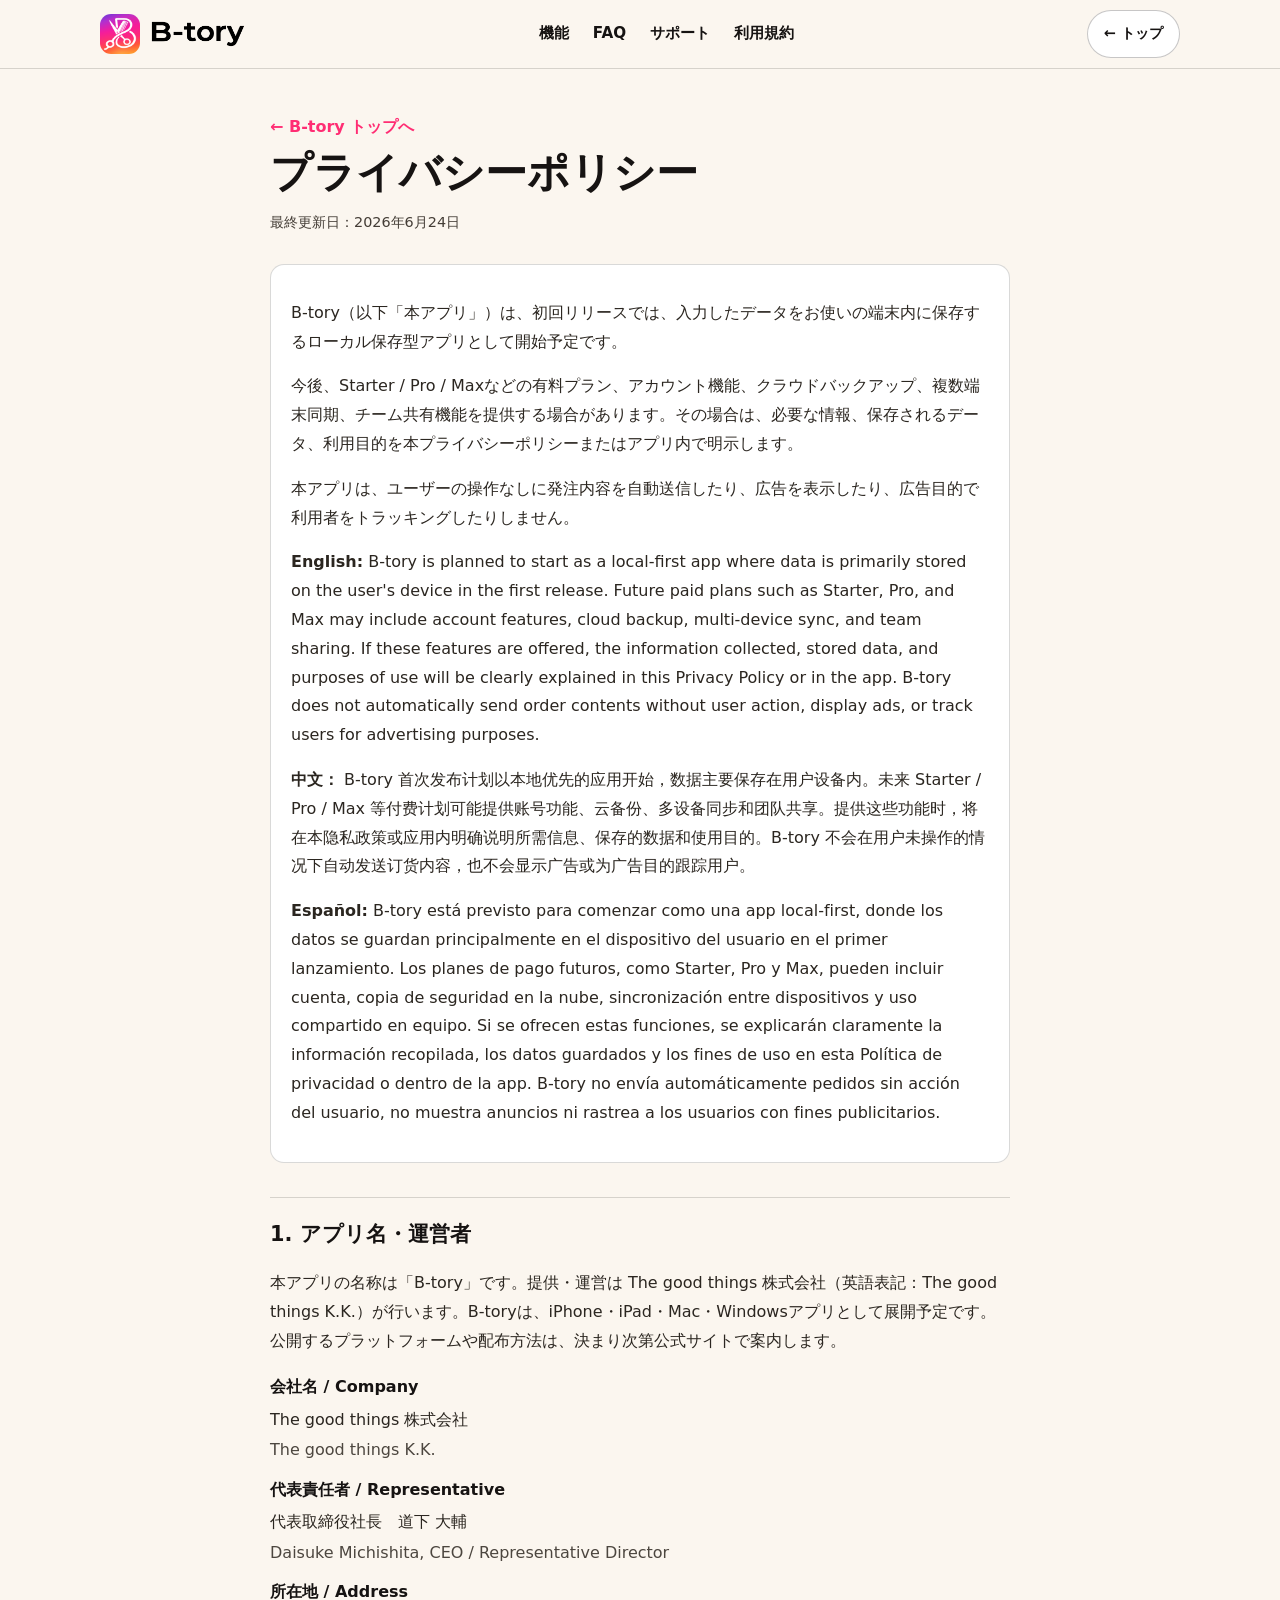
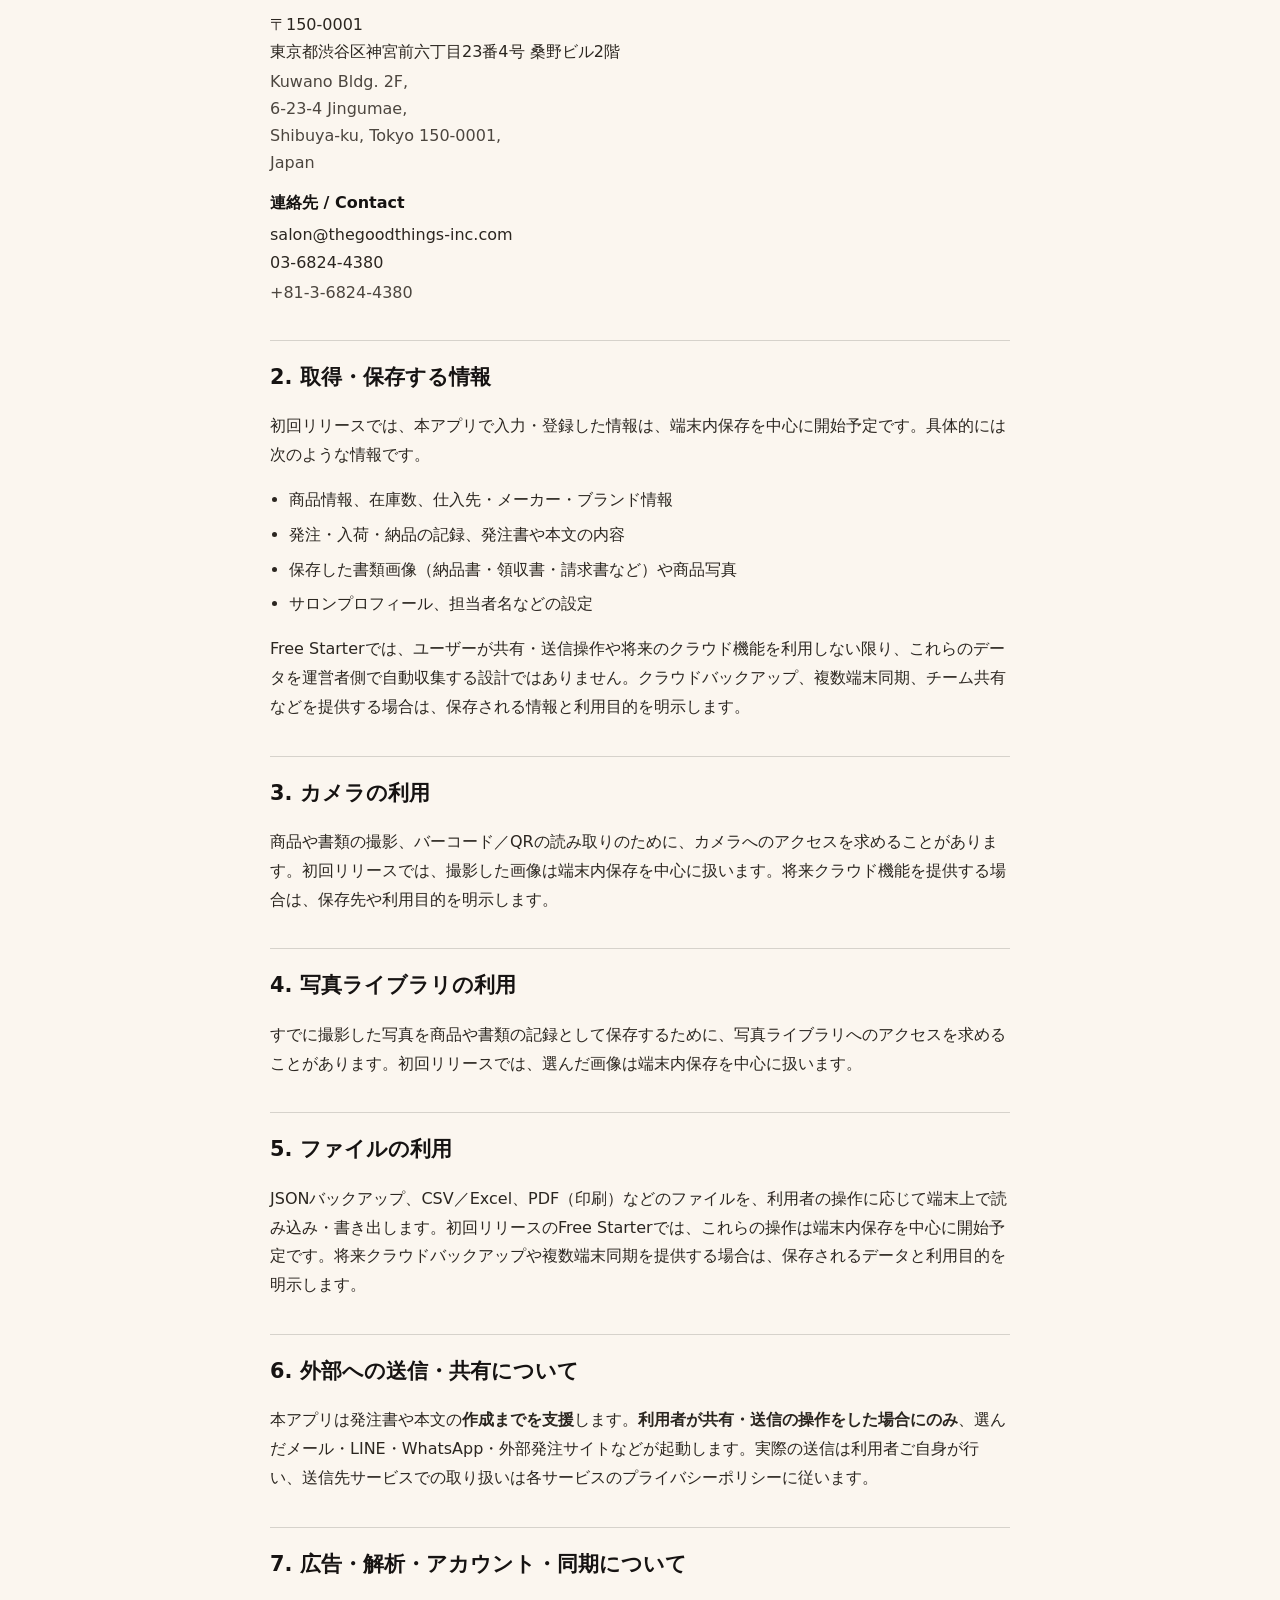
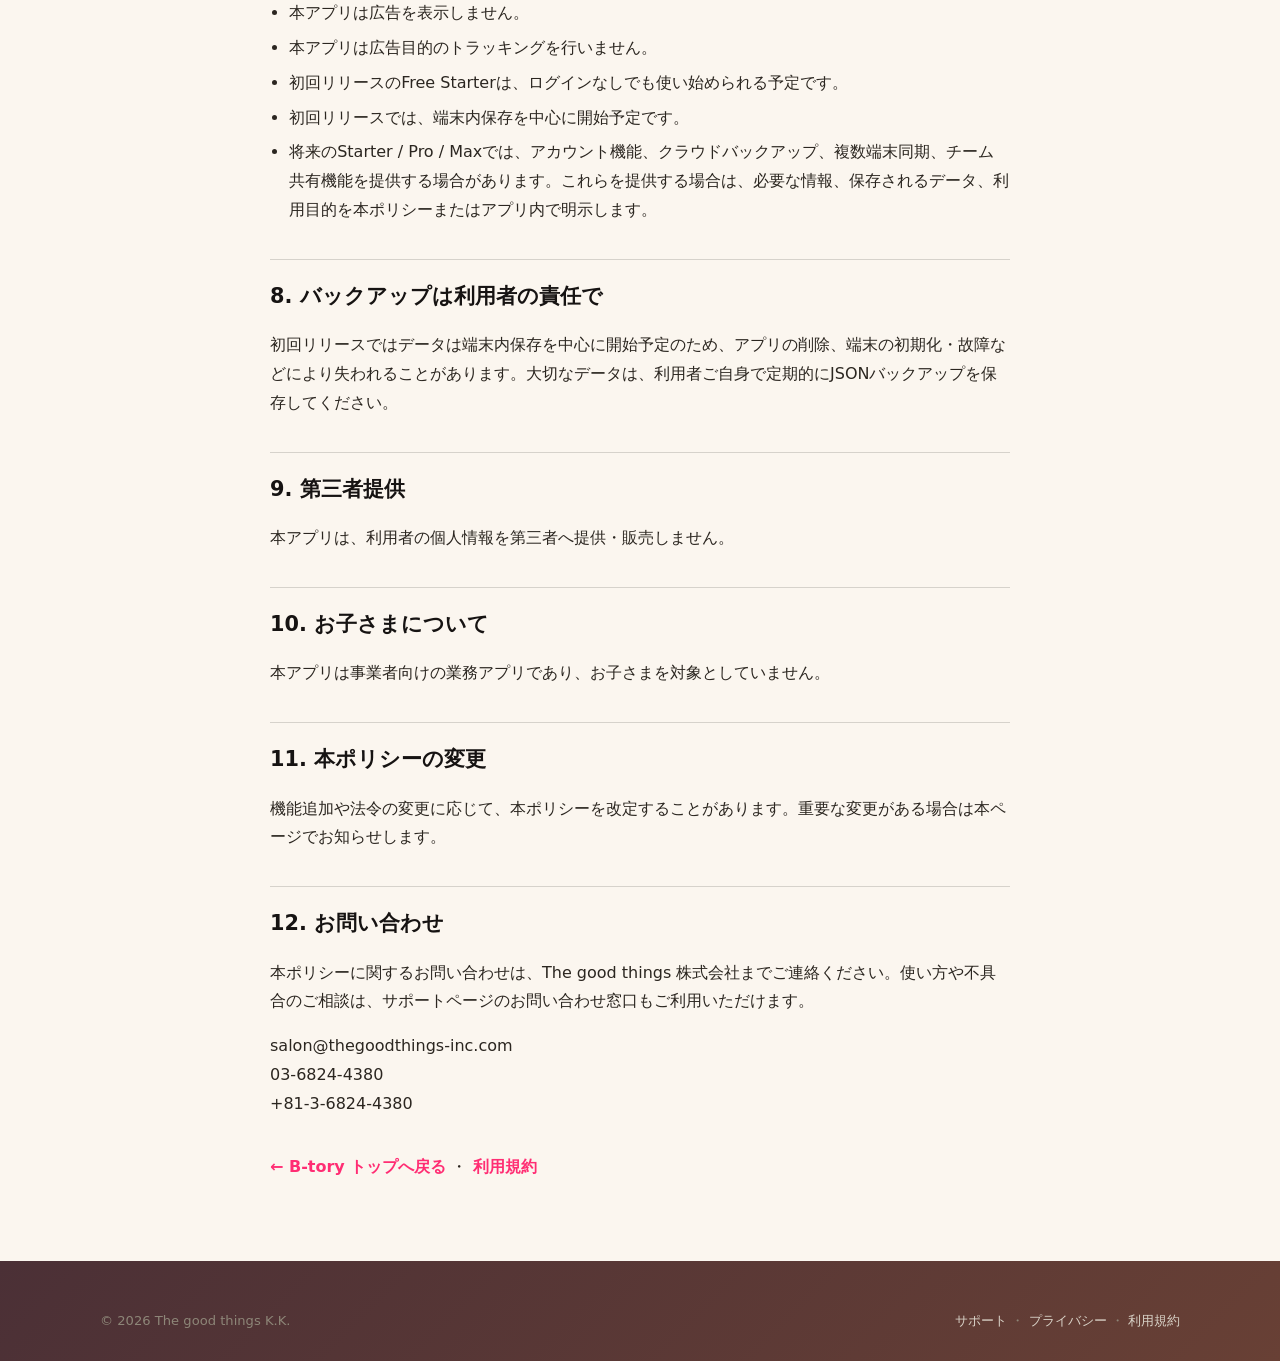
<file: privacy.html>
<!DOCTYPE html>
<html lang="en">
<head>
<meta charset="UTF-8">
<meta name="viewport" content="width=device-width, initial-scale=1.0">
<title>Privacy Policy | B-tory</title>
<meta name="description" content="B-tory privacy policy. The first release is planned as a local-first app, with future paid plans possibly adding account, cloud backup, sync, and team sharing features.">
<link rel="canonical" href="https://b-tory.com/privacy.html">
<meta property="og:type" content="website">
<meta property="og:title" content="Privacy Policy | B-tory">
<meta property="og:description" content="B-tory starts local-first and may add account, cloud backup, sync, and team sharing features in future paid plans.">
<meta property="og:url" content="https://b-tory.com/privacy.html">
<meta property="og:image" content="https://b-tory.com/assets/btory-ogp.png">
<meta property="og:locale" content="en_US">
<meta name="theme-color" content="#FF2D73">
<meta name="robots" content="index,follow">
<link rel="icon" type="image/png" href="assets/favicon.png?v=20260624-brand-gradient">
<link rel="apple-touch-icon" href="assets/apple-touch-icon.png?v=20260624-brand-gradient">
<link rel="stylesheet" href="css/style.css?v=20260624-visual-fix">
</head>
<body>

<header class="site-header">
  <div class="wrap nav">
    <a class="brand" href="index.html" aria-label="B-tory"><img class="brand-mark" src="assets/btory-mark.png?v=20260624-brand-gradient" alt=""><img class="brand-wordmark" src="assets/btory-wordmark.png?v=20260624-brand-gradient" alt=""></a>
    <nav class="nav-links" aria-label="メインナビゲーション">
      <a href="index.html#features">機能</a>
      <a href="index.html#faq">FAQ</a>
      <a href="support.html#contact">サポート</a>
      <a href="terms.html">利用規約</a>
    </nav>
    <div class="nav-cta"><a class="btn btn-ghost btn-sm" href="index.html">← トップ</a></div>
  </div>
</header>

<main class="doc">
  <div class="wrap">
    <a class="back-link" href="index.html">← B-tory トップへ</a>
    <h1 class="display">プライバシーポリシー</h1>
    <p class="updated">最終更新日：2026年6月24日</p>

    <div class="callout">
      <p>B-tory（以下「本アプリ」）は、初回リリースでは、入力したデータをお使いの端末内に保存するローカル保存型アプリとして開始予定です。</p>
      <p>今後、Starter / Pro / Maxなどの有料プラン、アカウント機能、クラウドバックアップ、複数端末同期、チーム共有機能を提供する場合があります。その場合は、必要な情報、保存されるデータ、利用目的を本プライバシーポリシーまたはアプリ内で明示します。</p>
      <p>本アプリは、ユーザーの操作なしに発注内容を自動送信したり、広告を表示したり、広告目的で利用者をトラッキングしたりしません。</p>
      <p lang="en"><strong>English:</strong> B-tory is planned to start as a local-first app where data is primarily stored on the user's device in the first release. Future paid plans such as Starter, Pro, and Max may include account features, cloud backup, multi-device sync, and team sharing. If these features are offered, the information collected, stored data, and purposes of use will be clearly explained in this Privacy Policy or in the app. B-tory does not automatically send order contents without user action, display ads, or track users for advertising purposes.</p>
      <p lang="zh-Hans"><strong>中文：</strong> B-tory 首次发布计划以本地优先的应用开始，数据主要保存在用户设备内。未来 Starter / Pro / Max 等付费计划可能提供账号功能、云备份、多设备同步和团队共享。提供这些功能时，将在本隐私政策或应用内明确说明所需信息、保存的数据和使用目的。B-tory 不会在用户未操作的情况下自动发送订货内容，也不会显示广告或为广告目的跟踪用户。</p>
      <p lang="es"><strong>Español:</strong> B-tory está previsto para comenzar como una app local-first, donde los datos se guardan principalmente en el dispositivo del usuario en el primer lanzamiento. Los planes de pago futuros, como Starter, Pro y Max, pueden incluir cuenta, copia de seguridad en la nube, sincronización entre dispositivos y uso compartido en equipo. Si se ofrecen estas funciones, se explicarán claramente la información recopilada, los datos guardados y los fines de uso en esta Política de privacidad o dentro de la app. B-tory no envía automáticamente pedidos sin acción del usuario, no muestra anuncios ni rastrea a los usuarios con fines publicitarios.</p>
    </div>

    <h2>1. アプリ名・運営者</h2>
    <p>本アプリの名称は「B-tory」です。提供・運営は The good things 株式会社（英語表記：The good things K.K.）が行います。B-toryは、iPhone・iPad・Mac・Windowsアプリとして展開予定です。公開するプラットフォームや配布方法は、決まり次第公式サイトで案内します。</p>
    <dl class="operator-info">
      <dt>会社名 / Company</dt>
      <dd>The good things 株式会社<span class="en">The good things K.K.</span></dd>
      <dt>代表責任者 / Representative</dt>
      <dd>代表取締役社長　道下 大輔<span class="en">Daisuke Michishita, CEO / Representative Director</span></dd>
      <dt>所在地 / Address</dt>
      <dd>〒150-0001<br>東京都渋谷区神宮前六丁目23番4号 桑野ビル2階<span class="en">Kuwano Bldg. 2F,<br>6-23-4 Jingumae,<br>Shibuya-ku, Tokyo 150-0001,<br>Japan</span></dd>
      <dt>連絡先 / Contact</dt>
      <dd><a href="mailto:salon@thegoodthings-inc.com">salon@thegoodthings-inc.com</a><br><a href="tel:+81368244380">03-6824-4380</a><span class="en">+81-3-6824-4380</span></dd>
    </dl>

    <h2>2. 取得・保存する情報</h2>
    <p>初回リリースでは、本アプリで入力・登録した情報は、端末内保存を中心に開始予定です。具体的には次のような情報です。</p>
    <ul>
      <li>商品情報、在庫数、仕入先・メーカー・ブランド情報</li>
      <li>発注・入荷・納品の記録、発注書や本文の内容</li>
      <li>保存した書類画像（納品書・領収書・請求書など）や商品写真</li>
      <li>サロンプロフィール、担当者名などの設定</li>
    </ul>
    <p>Free Starterでは、ユーザーが共有・送信操作や将来のクラウド機能を利用しない限り、これらのデータを運営者側で自動収集する設計ではありません。クラウドバックアップ、複数端末同期、チーム共有などを提供する場合は、保存される情報と利用目的を明示します。</p>

    <h2>3. カメラの利用</h2>
    <p>商品や書類の撮影、バーコード／QRの読み取りのために、カメラへのアクセスを求めることがあります。初回リリースでは、撮影した画像は端末内保存を中心に扱います。将来クラウド機能を提供する場合は、保存先や利用目的を明示します。</p>

    <h2>4. 写真ライブラリの利用</h2>
    <p>すでに撮影した写真を商品や書類の記録として保存するために、写真ライブラリへのアクセスを求めることがあります。初回リリースでは、選んだ画像は端末内保存を中心に扱います。</p>

    <h2>5. ファイルの利用</h2>
    <p>JSONバックアップ、CSV／Excel、PDF（印刷）などのファイルを、利用者の操作に応じて端末上で読み込み・書き出します。初回リリースのFree Starterでは、これらの操作は端末内保存を中心に開始予定です。将来クラウドバックアップや複数端末同期を提供する場合は、保存されるデータと利用目的を明示します。</p>

    <h2>6. 外部への送信・共有について</h2>
    <p>本アプリは発注書や本文の<strong>作成までを支援</strong>します。<strong>利用者が共有・送信の操作をした場合にのみ</strong>、選んだメール・LINE・WhatsApp・外部発注サイトなどが起動します。実際の送信は利用者ご自身が行い、送信先サービスでの取り扱いは各サービスのプライバシーポリシーに従います。</p>

    <h2>7. 広告・解析・アカウント・同期について</h2>
    <ul>
      <li>本アプリは広告を表示しません。</li>
      <li>本アプリは広告目的のトラッキングを行いません。</li>
      <li>初回リリースのFree Starterは、ログインなしでも使い始められる予定です。</li>
      <li>初回リリースでは、端末内保存を中心に開始予定です。</li>
      <li>将来のStarter / Pro / Maxでは、アカウント機能、クラウドバックアップ、複数端末同期、チーム共有機能を提供する場合があります。これらを提供する場合は、必要な情報、保存されるデータ、利用目的を本ポリシーまたはアプリ内で明示します。</li>
    </ul>

    <h2>8. バックアップは利用者の責任で</h2>
    <p>初回リリースではデータは端末内保存を中心に開始予定のため、アプリの削除、端末の初期化・故障などにより失われることがあります。大切なデータは、利用者ご自身で定期的にJSONバックアップを保存してください。</p>

    <h2>9. 第三者提供</h2>
    <p>本アプリは、利用者の個人情報を第三者へ提供・販売しません。</p>

    <h2>10. お子さまについて</h2>
    <p>本アプリは事業者向けの業務アプリであり、お子さまを対象としていません。</p>

    <h2>11. 本ポリシーの変更</h2>
    <p>機能追加や法令の変更に応じて、本ポリシーを改定することがあります。重要な変更がある場合は本ページでお知らせします。</p>

    <h2>12. お問い合わせ</h2>
    <p>本ポリシーに関するお問い合わせは、The good things 株式会社までご連絡ください。使い方や不具合のご相談は、<a href="support.html#contact">サポートページのお問い合わせ窓口</a>もご利用いただけます。</p>
    <p><a href="mailto:salon@thegoodthings-inc.com">salon@thegoodthings-inc.com</a><br><a href="tel:+81368244380">03-6824-4380</a><br><span lang="en">+81-3-6824-4380</span></p>

    <p style="margin-top:34px"><a class="back-link" href="index.html">← B-tory トップへ戻る</a> ・ <a class="back-link" href="terms.html">利用規約</a></p>
  </div>
</main>

<footer class="site-footer">
  <div class="wrap"><div class="foot-bottom" style="border:none;margin:0;padding:0">
    <span>© 2026 The good things K.K.</span>
    <span><a href="support.html#contact">サポート</a> ・ <a href="privacy.html">プライバシー</a> ・ <a href="terms.html">利用規約</a></span>
  </div></div>
</footer>
</body>
</html>
</file>
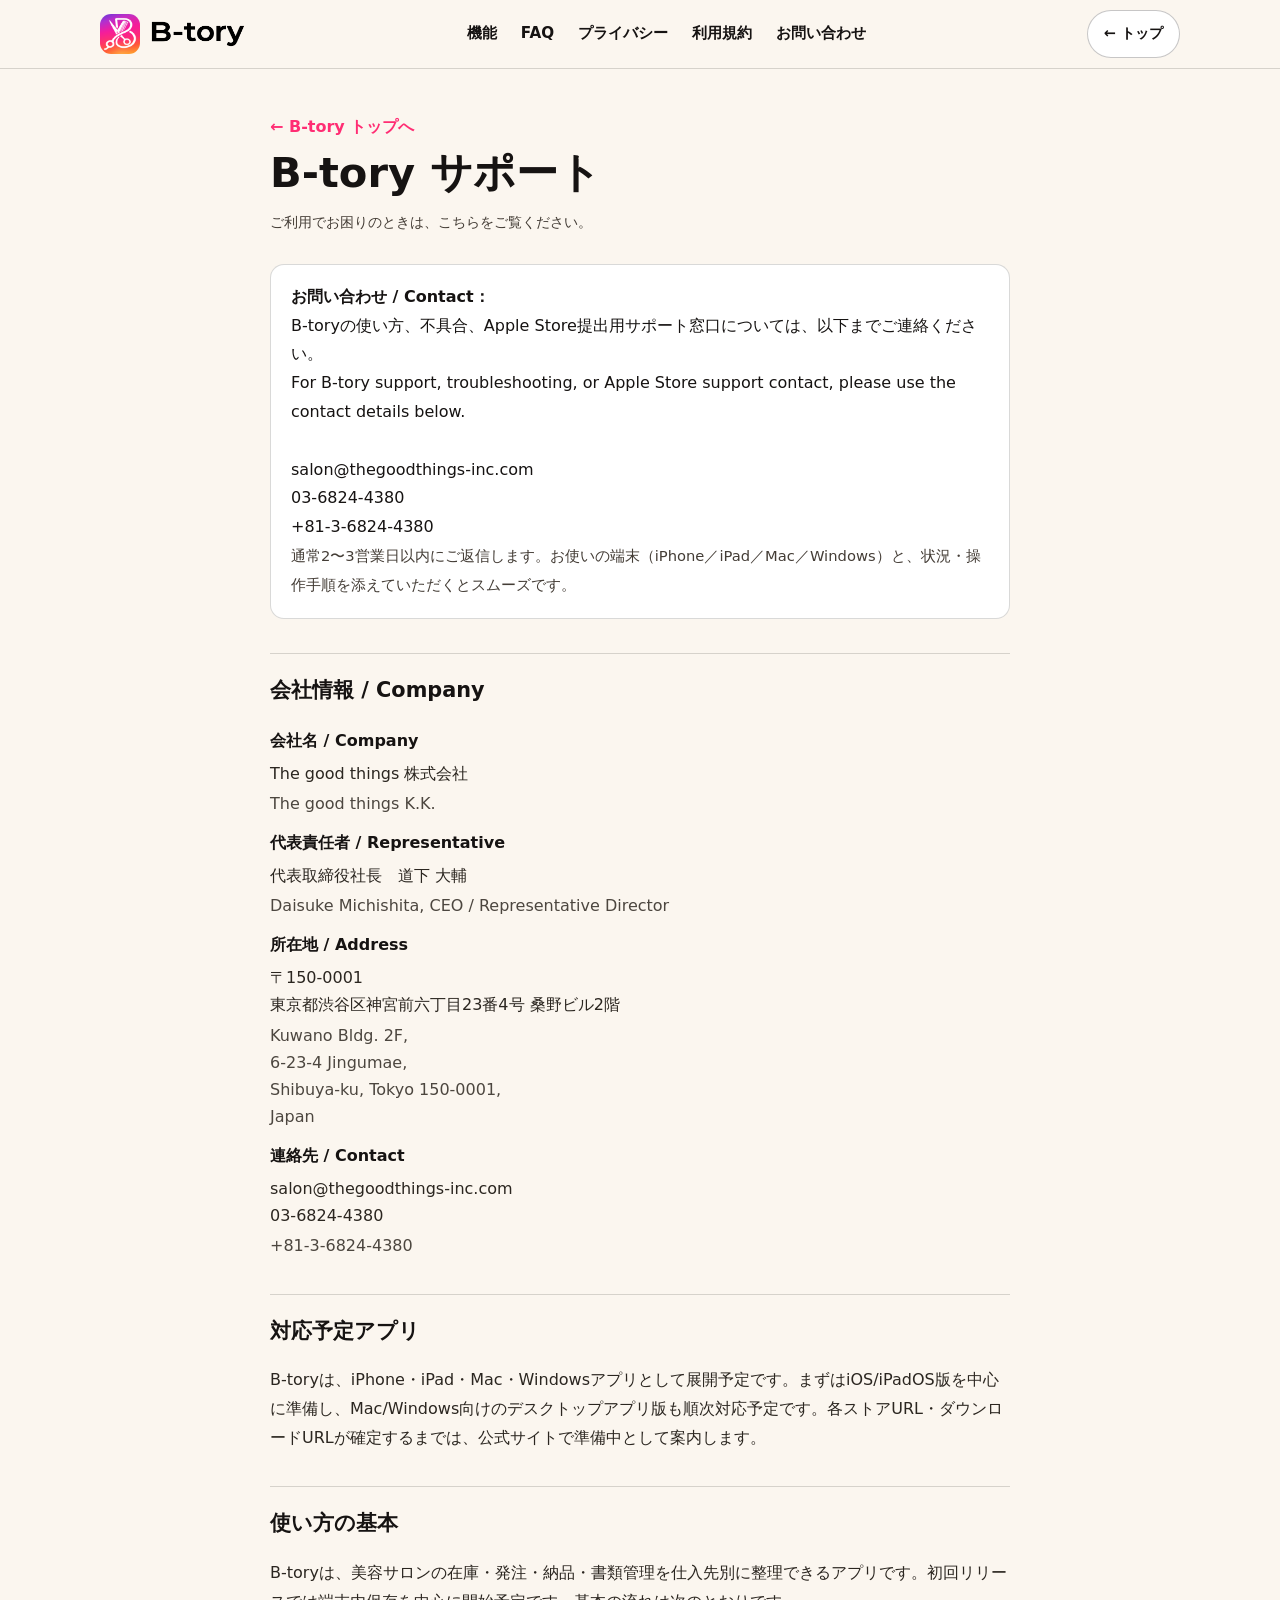
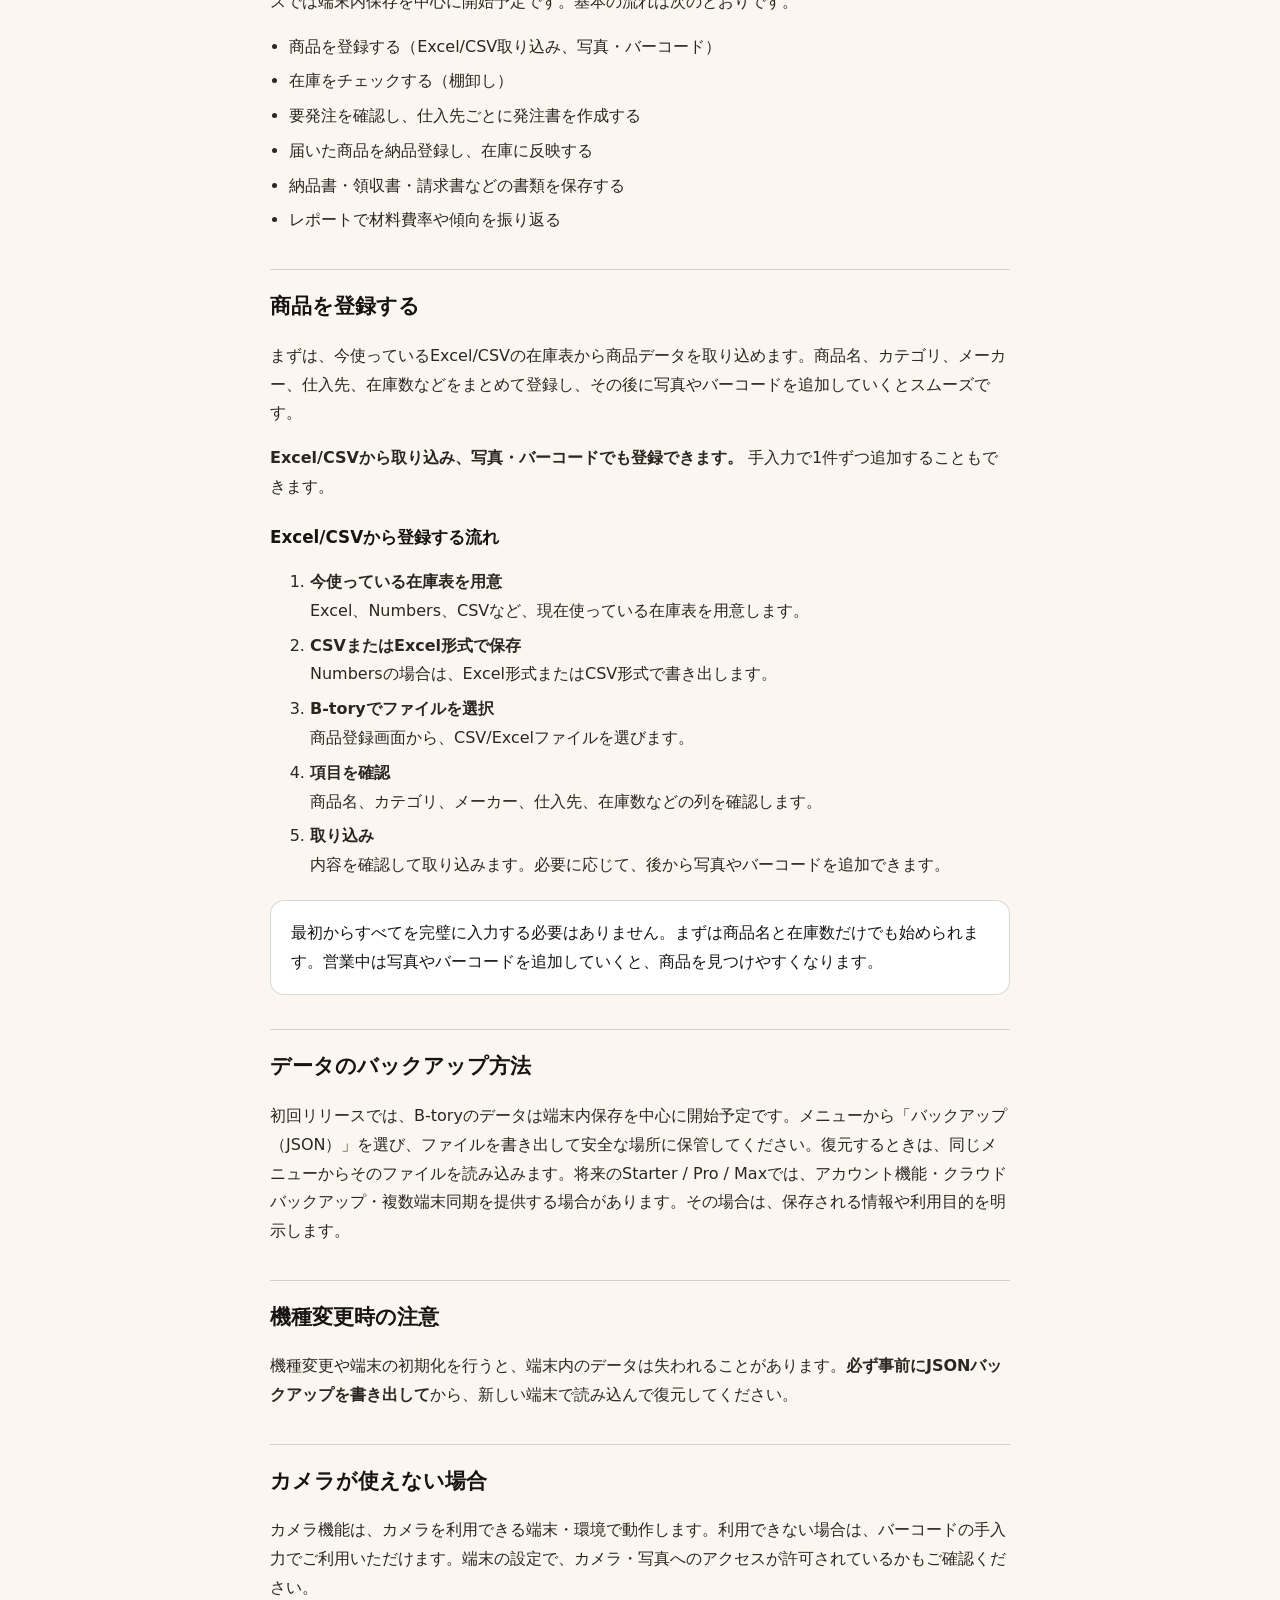
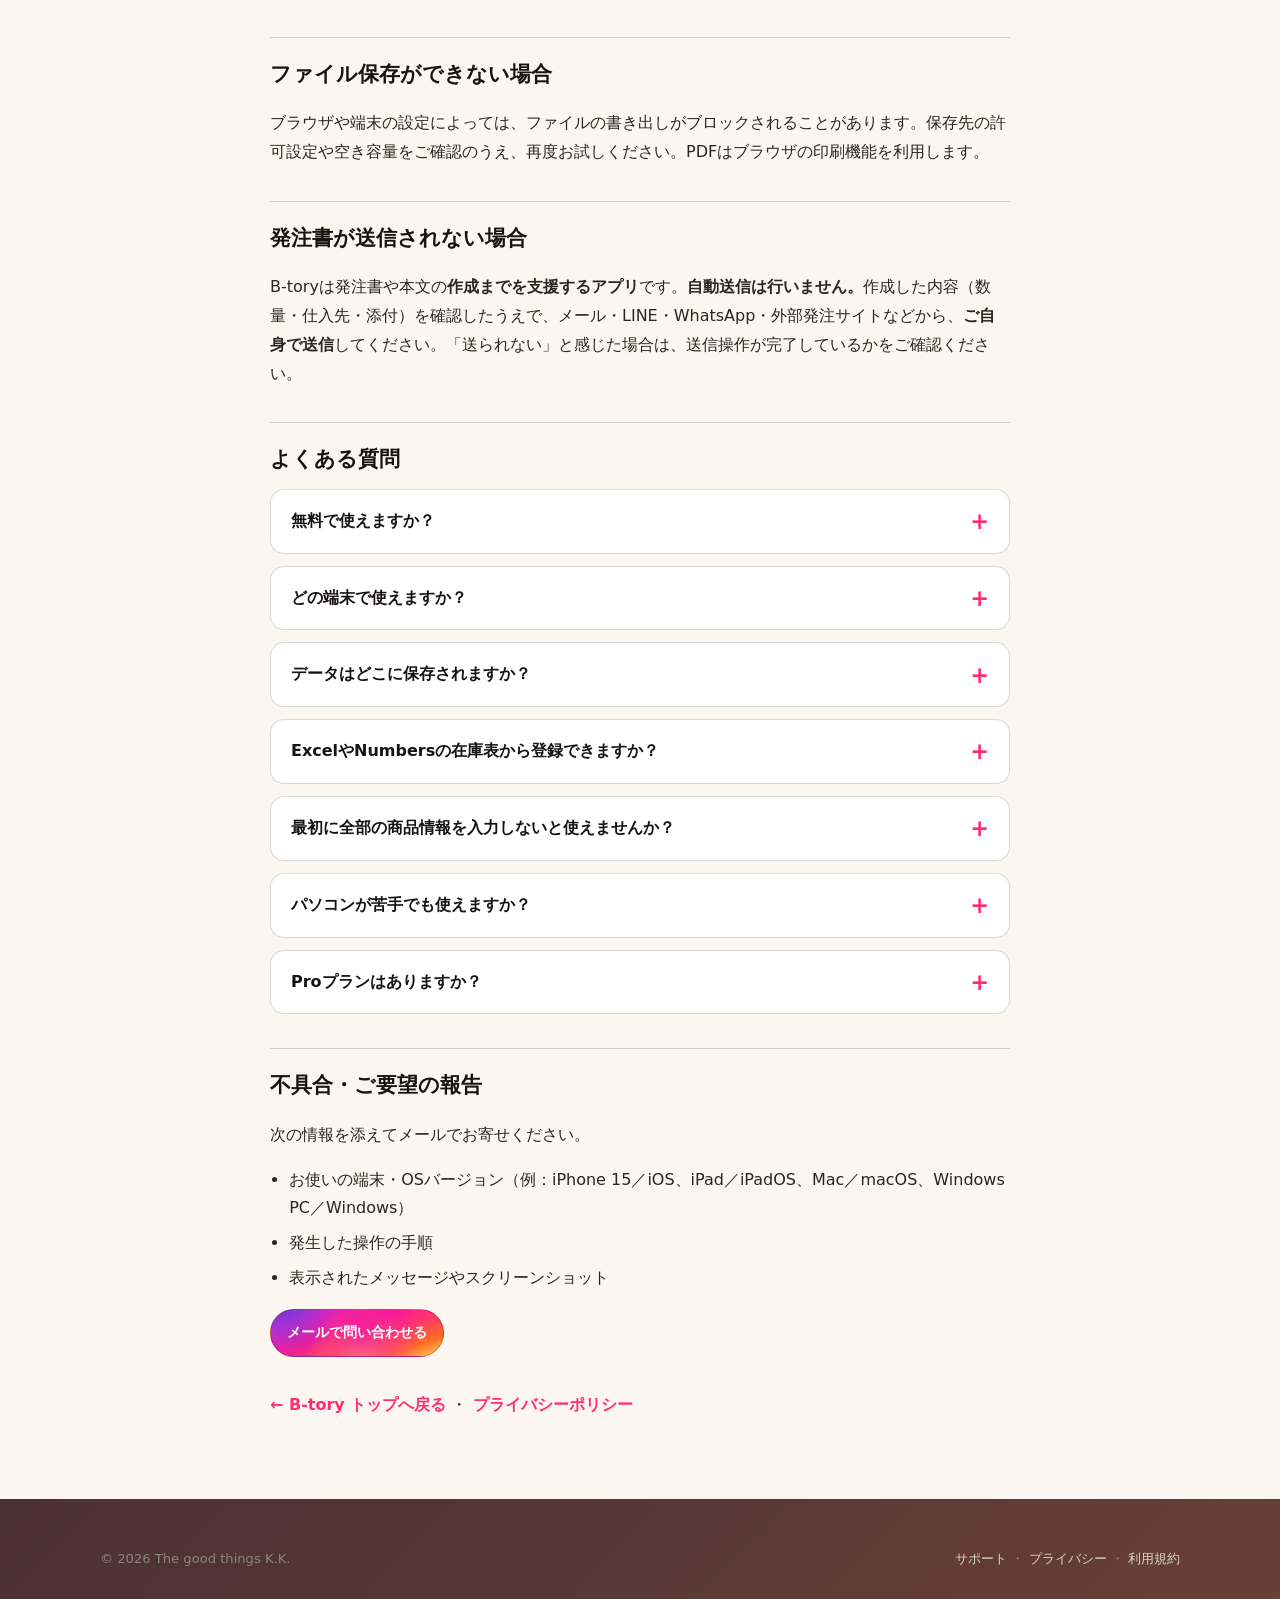
<file: support.html>
<!DOCTYPE html>
<html lang="en">
<head>
<meta charset="UTF-8">
<meta name="viewport" content="width=device-width, initial-scale=1.0">
<title>Support | B-tory</title>
<meta name="description" content="B-tory support page. Learn the basic workflow, backups, device changes, camera and file troubleshooting, and order document sending.">
<link rel="canonical" href="https://b-tory.com/support.html">
<meta property="og:type" content="website">
<meta property="og:title" content="Support | B-tory">
<meta property="og:description" content="Support for B-tory, including basic usage, backups, device changes, order document sending, and contact details.">
<meta property="og:url" content="https://b-tory.com/support.html">
<meta property="og:image" content="https://b-tory.com/assets/btory-ogp.png">
<meta property="og:locale" content="en_US">
<meta name="theme-color" content="#FF2D73">
<meta name="robots" content="index,follow">
<link rel="icon" type="image/png" href="assets/favicon.png?v=20260624-brand-gradient">
<link rel="apple-touch-icon" href="assets/apple-touch-icon.png?v=20260624-brand-gradient">
<link rel="stylesheet" href="css/style.css?v=20260624-visual-fix">
</head>
<body>

<header class="site-header">
  <div class="wrap nav">
    <a class="brand" href="index.html" aria-label="B-tory"><img class="brand-mark" src="assets/btory-mark.png?v=20260624-brand-gradient" alt=""><img class="brand-wordmark" src="assets/btory-wordmark.png?v=20260624-brand-gradient" alt=""></a>
    <nav class="nav-links" aria-label="メインナビゲーション">
      <a href="index.html#features">機能</a>
      <a href="index.html#faq">FAQ</a>
      <a href="privacy.html">プライバシー</a>
      <a href="terms.html">利用規約</a>
      <a href="#contact">お問い合わせ</a>
    </nav>
    <div class="nav-cta"><a class="btn btn-ghost btn-sm" href="index.html">← トップ</a></div>
  </div>
</header>

<main class="doc">
  <div class="wrap">
    <a class="back-link" href="index.html">← B-tory トップへ</a>
    <h1 class="display">B-tory サポート</h1>
    <p class="updated">ご利用でお困りのときは、こちらをご覧ください。</p>

    <div class="callout" id="contact">
      <strong>お問い合わせ / Contact：</strong><br>
      B-toryの使い方、不具合、Apple Store提出用サポート窓口については、以下までご連絡ください。<br>
      <span lang="en">For B-tory support, troubleshooting, or Apple Store support contact, please use the contact details below.</span><br><br>
      <a href="mailto:salon@thegoodthings-inc.com">salon@thegoodthings-inc.com</a><br>
      <a href="tel:+81368244380">03-6824-4380</a><br>
      <span lang="en">+81-3-6824-4380</span><br>
      <span style="color:var(--muted);font-size:.92rem">通常2〜3営業日以内にご返信します。お使いの端末（iPhone／iPad／Mac／Windows）と、状況・操作手順を添えていただくとスムーズです。</span>
    </div>

    <h2>会社情報 / Company</h2>
    <dl class="operator-info">
      <dt>会社名 / Company</dt>
      <dd>The good things 株式会社<span class="en">The good things K.K.</span></dd>
      <dt>代表責任者 / Representative</dt>
      <dd>代表取締役社長　道下 大輔<span class="en">Daisuke Michishita, CEO / Representative Director</span></dd>
      <dt>所在地 / Address</dt>
      <dd>〒150-0001<br>東京都渋谷区神宮前六丁目23番4号 桑野ビル2階<span class="en">Kuwano Bldg. 2F,<br>6-23-4 Jingumae,<br>Shibuya-ku, Tokyo 150-0001,<br>Japan</span></dd>
      <dt>連絡先 / Contact</dt>
      <dd><a href="mailto:salon@thegoodthings-inc.com">salon@thegoodthings-inc.com</a><br><a href="tel:+81368244380">03-6824-4380</a><span class="en">+81-3-6824-4380</span></dd>
    </dl>

    <h2>対応予定アプリ</h2>
    <p>B-toryは、iPhone・iPad・Mac・Windowsアプリとして展開予定です。まずはiOS/iPadOS版を中心に準備し、Mac/Windows向けのデスクトップアプリ版も順次対応予定です。各ストアURL・ダウンロードURLが確定するまでは、公式サイトで準備中として案内します。</p>

    <h2>使い方の基本</h2>
    <p>B-toryは、美容サロンの在庫・発注・納品・書類管理を仕入先別に整理できるアプリです。初回リリースでは端末内保存を中心に開始予定です。基本の流れは次のとおりです。</p>
    <ul>
      <li>商品を登録する（Excel/CSV取り込み、写真・バーコード）</li>
      <li>在庫をチェックする（棚卸し）</li>
      <li>要発注を確認し、仕入先ごとに発注書を作成する</li>
      <li>届いた商品を納品登録し、在庫に反映する</li>
      <li>納品書・領収書・請求書などの書類を保存する</li>
      <li>レポートで材料費率や傾向を振り返る</li>
    </ul>

    <h2 id="register-products">商品を登録する</h2>
    <p>まずは、今使っているExcel/CSVの在庫表から商品データを取り込めます。商品名、カテゴリ、メーカー、仕入先、在庫数などをまとめて登録し、その後に写真やバーコードを追加していくとスムーズです。</p>
    <p><strong>Excel/CSVから取り込み、写真・バーコードでも登録できます。</strong> 手入力で1件ずつ追加することもできます。</p>

    <h3>Excel/CSVから登録する流れ</h3>
    <ol>
      <li><strong>今使っている在庫表を用意</strong><br>Excel、Numbers、CSVなど、現在使っている在庫表を用意します。</li>
      <li><strong>CSVまたはExcel形式で保存</strong><br>Numbersの場合は、Excel形式またはCSV形式で書き出します。</li>
      <li><strong>B-toryでファイルを選択</strong><br>商品登録画面から、CSV/Excelファイルを選びます。</li>
      <li><strong>項目を確認</strong><br>商品名、カテゴリ、メーカー、仕入先、在庫数などの列を確認します。</li>
      <li><strong>取り込み</strong><br>内容を確認して取り込みます。必要に応じて、後から写真やバーコードを追加できます。</li>
    </ol>
    <div class="callout">
      最初からすべてを完璧に入力する必要はありません。まずは商品名と在庫数だけでも始められます。営業中は写真やバーコードを追加していくと、商品を見つけやすくなります。
    </div>

    <h2>データのバックアップ方法</h2>
    <p>初回リリースでは、B-toryのデータは端末内保存を中心に開始予定です。メニューから「バックアップ（JSON）」を選び、ファイルを書き出して安全な場所に保管してください。復元するときは、同じメニューからそのファイルを読み込みます。将来のStarter / Pro / Maxでは、アカウント機能・クラウドバックアップ・複数端末同期を提供する場合があります。その場合は、保存される情報や利用目的を明示します。</p>

    <h2>機種変更時の注意</h2>
    <p>機種変更や端末の初期化を行うと、端末内のデータは失われることがあります。<strong>必ず事前にJSONバックアップを書き出して</strong>から、新しい端末で読み込んで復元してください。</p>

    <h2>カメラが使えない場合</h2>
    <p>カメラ機能は、カメラを利用できる端末・環境で動作します。利用できない場合は、バーコードの手入力でご利用いただけます。端末の設定で、カメラ・写真へのアクセスが許可されているかもご確認ください。</p>

    <h2>ファイル保存ができない場合</h2>
    <p>ブラウザや端末の設定によっては、ファイルの書き出しがブロックされることがあります。保存先の許可設定や空き容量をご確認のうえ、再度お試しください。PDFはブラウザの印刷機能を利用します。</p>

    <h2>発注書が送信されない場合</h2>
    <p>B-toryは発注書や本文の<strong>作成までを支援するアプリ</strong>です。<strong>自動送信は行いません。</strong>作成した内容（数量・仕入先・添付）を確認したうえで、メール・LINE・WhatsApp・外部発注サイトなどから、<strong>ご自身で送信</strong>してください。「送られない」と感じた場合は、送信操作が完了しているかをご確認ください。</p>

    <h2>よくある質問</h2>
    <div class="faq" style="margin-top:8px">
      <details class="qa"><summary>無料で使えますか？</summary><div class="a">はい。初回リリースは無料版で、主要機能を無料でご利用いただけます。</div></details>
      <details class="qa"><summary>どの端末で使えますか？</summary><div class="a">iPhone・iPad・Mac・Windowsアプリとして展開予定です。まずはiOS/iPadOS版を中心に準備しています。</div></details>
      <details class="qa"><summary>データはどこに保存されますか？</summary><div class="a">初回リリースでは、端末内保存を中心に開始予定です。将来、クラウドバックアップや複数端末同期を提供する場合は、保存される情報や利用目的を明示します。</div></details>
      <details class="qa"><summary>ExcelやNumbersの在庫表から登録できますか？</summary><div class="a">はい。CSVまたはExcel形式のファイルから商品データを取り込めるようにする予定です。Numbersを使っている場合は、Excel形式またはCSV形式で書き出してから取り込めます。まずは商品名、カテゴリ、仕入先、在庫数などをまとめて登録し、後から写真やバーコードを追加できます。</div></details>
      <details class="qa"><summary>最初に全部の商品情報を入力しないと使えませんか？</summary><div class="a">いいえ。まずは商品名と在庫数だけでも始められます。必要に応じて、カテゴリ、メーカー、仕入先、写真、バーコードを後から追加できます。</div></details>
      <details class="qa"><summary>パソコンが苦手でも使えますか？</summary><div class="a">はい。最初はExcel/CSVからまとめて取り込み、その後はスマホで写真やバーコードを使って管理できます。サロンワークの流れに合わせて、少しずつ整理していける設計を目指しています。</div></details>
      <details class="qa"><summary>Proプランはありますか？</summary><div class="a">初回リリースは無料版です。Pro／Max機能は今後のアップデートで検討予定です。</div></details>
    </div>

    <h2>不具合・ご要望の報告</h2>
    <p>次の情報を添えてメールでお寄せください。</p>
    <ul>
      <li>お使いの端末・OSバージョン（例：iPhone 15／iOS、iPad／iPadOS、Mac／macOS、Windows PC／Windows）</li>
      <li>発生した操作の手順</li>
      <li>表示されたメッセージやスクリーンショット</li>
    </ul>
    <p style="margin-top:10px"><a class="btn btn-primary btn-sm" href="mailto:salon@thegoodthings-inc.com?subject=B-tory%20サポート">メールで問い合わせる</a></p>

    <p style="margin-top:34px"><a class="back-link" href="index.html">← B-tory トップへ戻る</a> ・ <a class="back-link" href="privacy.html">プライバシーポリシー</a></p>
  </div>
</main>

<footer class="site-footer">
  <div class="wrap"><div class="foot-bottom" style="border:none;margin:0;padding:0">
    <span>© 2026 The good things K.K.</span>
    <span><a href="support.html#contact">サポート</a> ・ <a href="privacy.html">プライバシー</a> ・ <a href="terms.html">利用規約</a></span>
  </div></div>
</footer>
</body>
</html>
</file>
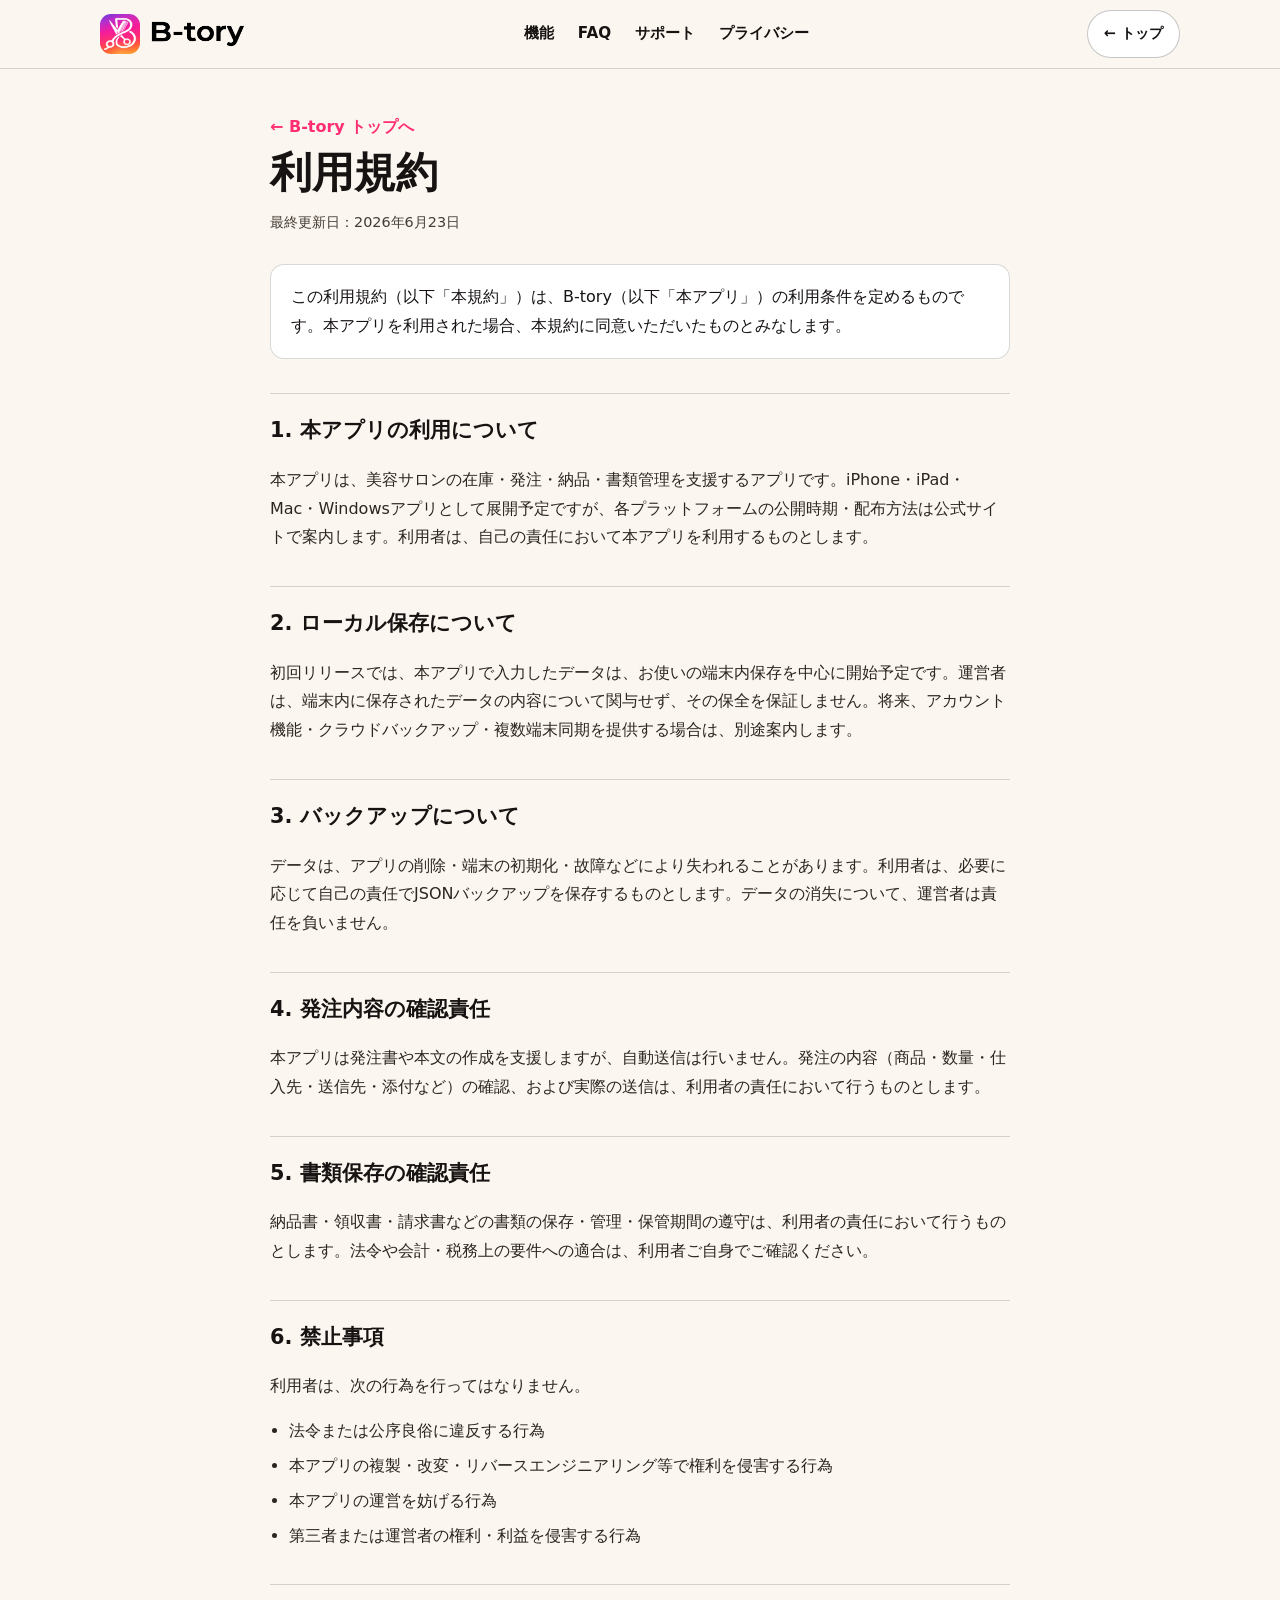
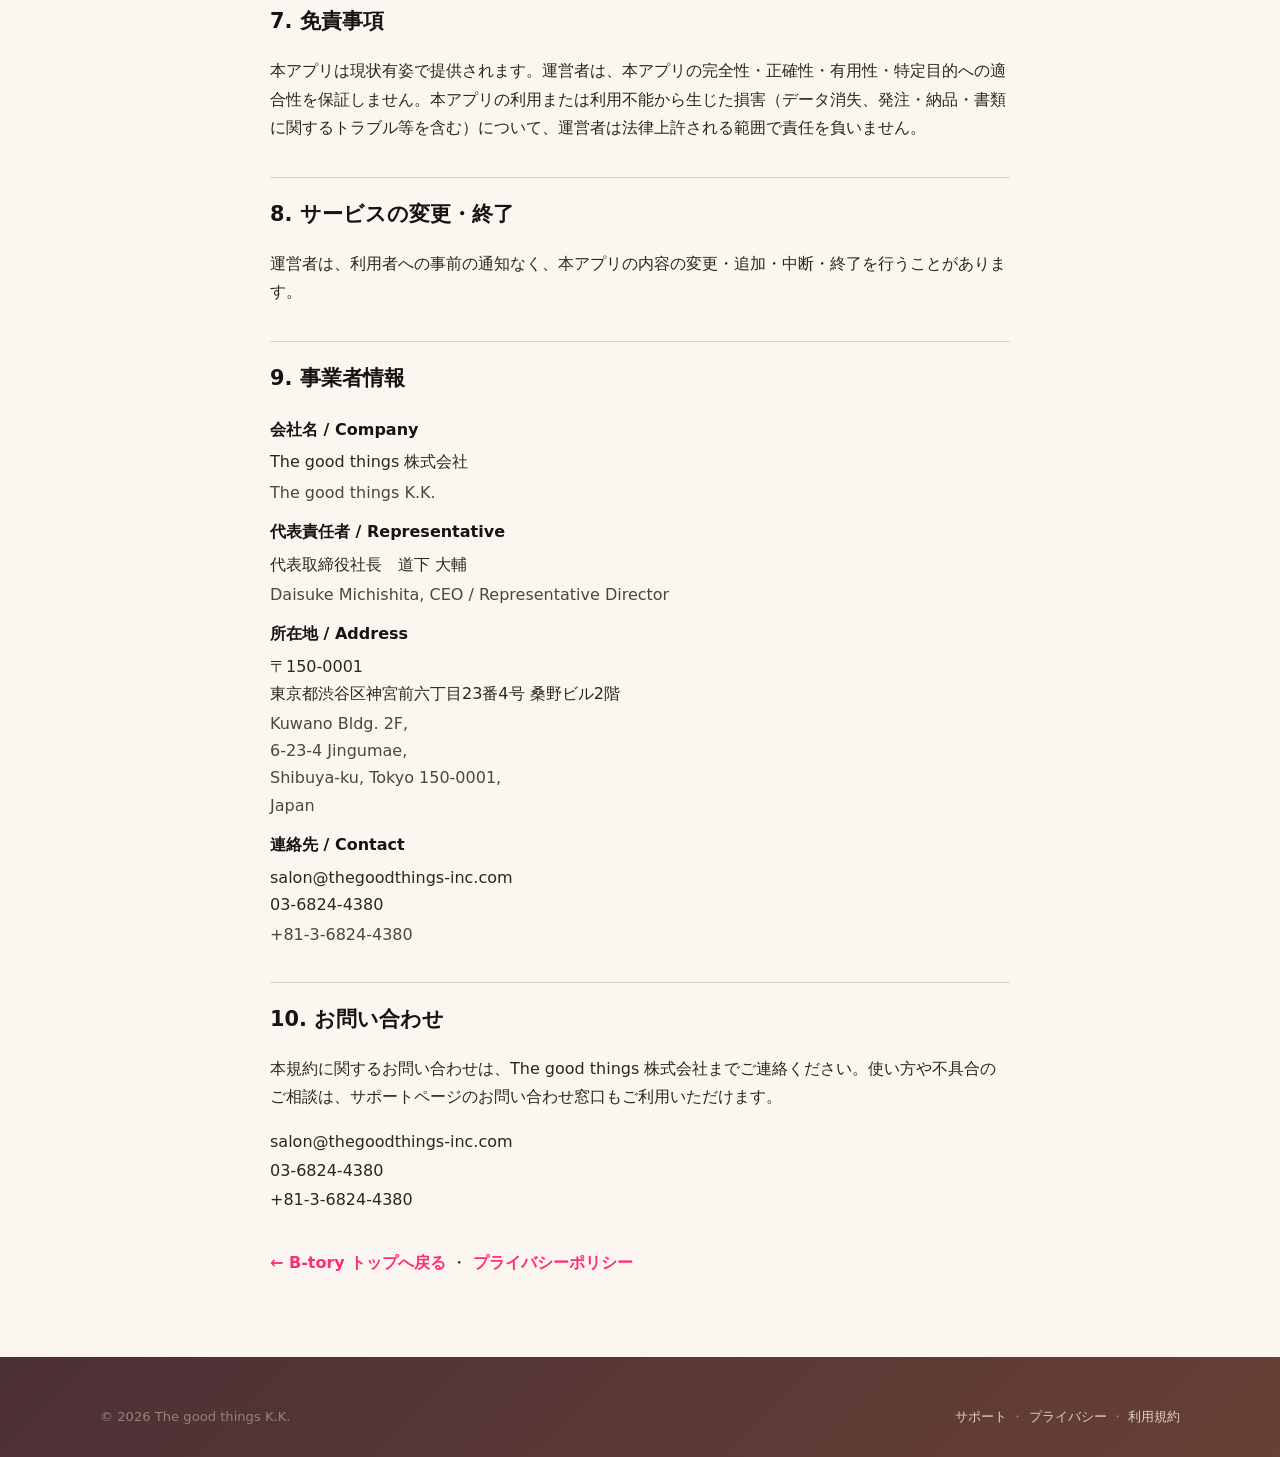
<file: terms.html>
<!DOCTYPE html>
<html lang="en">
<head>
<meta charset="UTF-8">
<meta name="viewport" content="width=device-width, initial-scale=1.0">
<title>Terms of Use | B-tory</title>
<meta name="description" content="B-tory terms of use, including local storage, backups, user responsibility for order contents and document storage, prohibited actions, and disclaimers.">
<link rel="canonical" href="https://b-tory.com/terms.html">
<meta property="og:type" content="website">
<meta property="og:title" content="Terms of Use | B-tory">
<meta property="og:description" content="B-tory terms covering local storage, backups, order and document responsibility, prohibited actions, and disclaimers.">
<meta property="og:url" content="https://b-tory.com/terms.html">
<meta property="og:image" content="https://b-tory.com/assets/btory-ogp.png">
<meta property="og:locale" content="en_US">
<meta name="theme-color" content="#FF2D73">
<meta name="robots" content="index,follow">
<link rel="icon" type="image/png" href="assets/favicon.png?v=20260624-brand-gradient">
<link rel="apple-touch-icon" href="assets/apple-touch-icon.png?v=20260624-brand-gradient">
<link rel="stylesheet" href="css/style.css?v=20260624-visual-fix">
</head>
<body>

<header class="site-header">
  <div class="wrap nav">
    <a class="brand" href="index.html" aria-label="B-tory"><img class="brand-mark" src="assets/btory-mark.png?v=20260624-brand-gradient" alt=""><img class="brand-wordmark" src="assets/btory-wordmark.png?v=20260624-brand-gradient" alt=""></a>
    <nav class="nav-links" aria-label="メインナビゲーション">
      <a href="index.html#features">機能</a>
      <a href="index.html#faq">FAQ</a>
      <a href="support.html#contact">サポート</a>
      <a href="privacy.html">プライバシー</a>
    </nav>
    <div class="nav-cta"><a class="btn btn-ghost btn-sm" href="index.html">← トップ</a></div>
  </div>
</header>

<main class="doc">
  <div class="wrap">
    <a class="back-link" href="index.html">← B-tory トップへ</a>
    <h1 class="display">利用規約</h1>
    <p class="updated">最終更新日：2026年6月23日</p>

    <div class="callout">
      この利用規約（以下「本規約」）は、B-tory（以下「本アプリ」）の利用条件を定めるものです。本アプリを利用された場合、本規約に同意いただいたものとみなします。
    </div>

    <h2>1. 本アプリの利用について</h2>
    <p>本アプリは、美容サロンの在庫・発注・納品・書類管理を支援するアプリです。iPhone・iPad・Mac・Windowsアプリとして展開予定ですが、各プラットフォームの公開時期・配布方法は公式サイトで案内します。利用者は、自己の責任において本アプリを利用するものとします。</p>

    <h2>2. ローカル保存について</h2>
    <p>初回リリースでは、本アプリで入力したデータは、お使いの端末内保存を中心に開始予定です。運営者は、端末内に保存されたデータの内容について関与せず、その保全を保証しません。将来、アカウント機能・クラウドバックアップ・複数端末同期を提供する場合は、別途案内します。</p>

    <h2>3. バックアップについて</h2>
    <p>データは、アプリの削除・端末の初期化・故障などにより失われることがあります。利用者は、必要に応じて自己の責任でJSONバックアップを保存するものとします。データの消失について、運営者は責任を負いません。</p>

    <h2>4. 発注内容の確認責任</h2>
    <p>本アプリは発注書や本文の作成を支援しますが、自動送信は行いません。発注の内容（商品・数量・仕入先・送信先・添付など）の確認、および実際の送信は、利用者の責任において行うものとします。</p>

    <h2>5. 書類保存の確認責任</h2>
    <p>納品書・領収書・請求書などの書類の保存・管理・保管期間の遵守は、利用者の責任において行うものとします。法令や会計・税務上の要件への適合は、利用者ご自身でご確認ください。</p>

    <h2>6. 禁止事項</h2>
    <p>利用者は、次の行為を行ってはなりません。</p>
    <ul>
      <li>法令または公序良俗に違反する行為</li>
      <li>本アプリの複製・改変・リバースエンジニアリング等で権利を侵害する行為</li>
      <li>本アプリの運営を妨げる行為</li>
      <li>第三者または運営者の権利・利益を侵害する行為</li>
    </ul>

    <h2>7. 免責事項</h2>
    <p>本アプリは現状有姿で提供されます。運営者は、本アプリの完全性・正確性・有用性・特定目的への適合性を保証しません。本アプリの利用または利用不能から生じた損害（データ消失、発注・納品・書類に関するトラブル等を含む）について、運営者は法律上許される範囲で責任を負いません。</p>

    <h2>8. サービスの変更・終了</h2>
    <p>運営者は、利用者への事前の通知なく、本アプリの内容の変更・追加・中断・終了を行うことがあります。</p>

    <h2>9. 事業者情報</h2>
    <dl class="operator-info">
      <dt>会社名 / Company</dt>
      <dd>The good things 株式会社<span class="en">The good things K.K.</span></dd>
      <dt>代表責任者 / Representative</dt>
      <dd>代表取締役社長　道下 大輔<span class="en">Daisuke Michishita, CEO / Representative Director</span></dd>
      <dt>所在地 / Address</dt>
      <dd>〒150-0001<br>東京都渋谷区神宮前六丁目23番4号 桑野ビル2階<span class="en">Kuwano Bldg. 2F,<br>6-23-4 Jingumae,<br>Shibuya-ku, Tokyo 150-0001,<br>Japan</span></dd>
      <dt>連絡先 / Contact</dt>
      <dd><a href="mailto:salon@thegoodthings-inc.com">salon@thegoodthings-inc.com</a><br><a href="tel:+81368244380">03-6824-4380</a><span class="en">+81-3-6824-4380</span></dd>
    </dl>

    <h2>10. お問い合わせ</h2>
    <p>本規約に関するお問い合わせは、The good things 株式会社までご連絡ください。使い方や不具合のご相談は、<a href="support.html#contact">サポートページのお問い合わせ窓口</a>もご利用いただけます。</p>
    <p><a href="mailto:salon@thegoodthings-inc.com">salon@thegoodthings-inc.com</a><br><a href="tel:+81368244380">03-6824-4380</a><br><span lang="en">+81-3-6824-4380</span></p>

    <p style="margin-top:34px"><a class="back-link" href="index.html">← B-tory トップへ戻る</a> ・ <a class="back-link" href="privacy.html">プライバシーポリシー</a></p>
  </div>
</main>

<footer class="site-footer">
  <div class="wrap"><div class="foot-bottom" style="border:none;margin:0;padding:0">
    <span>© 2026 The good things K.K.</span>
    <span><a href="support.html#contact">サポート</a> ・ <a href="privacy.html">プライバシー</a> ・ <a href="terms.html">利用規約</a></span>
  </div></div>
</footer>
</body>
</html>
</file>
<file: css/style.css>
/* ===========================================================
   B-tory official site — Bauhaus-inspired, system-font, no CDN
   Brand: Instagram-like magenta-orange gradient / deep plum-brown bands / white / strong contrast
   =========================================================== */

:root{
  --ink:#161312;
  --paper:#FBF6EF;
  --paper-2:#FFF9F1;
  --white:#FFFFFF;
  --violet:#7137D8;
  --magenta:#C92BD5;
  --pink:#F51AA2;
  --hot:#FF2D73;
  --red:#FF2D73;
  --red-deep:#D91560;
  --orange:#FF6F22;
  --orange-bright:#FF982D;
  --peach:#FFD45F;
  --coral:#FF5A3A;
  --rose:#F51AA2;
  --yellow:#FFD45F;
  --green:#1F9D55;
  --blue:#2660E8;
  --line:#161312;
  --muted:#443D36;
  --band:#4B3036;
  --band-2:#684035;
  --band-soft:#7A4A3E;
  --grad:radial-gradient(circle at 12% 0%,rgba(113,55,216,.95) 0%,rgba(113,55,216,.55) 17%,rgba(113,55,216,0) 36%),
    radial-gradient(circle at 56% 38%,rgba(245,26,162,.94) 0%,rgba(245,26,162,.62) 31%,rgba(245,26,162,0) 59%),
    radial-gradient(circle at 52% 105%,rgba(255,212,95,.95) 0%,rgba(255,152,45,.72) 22%,rgba(255,152,45,0) 48%),
    linear-gradient(160deg,#7137D8 0%,#B832D2 13%,#F51AA2 34%,#FF2D73 57%,#FF5A3A 74%,#FF982D 89%,#FFD45F 100%);
  --grad-soft:radial-gradient(circle at 10% 0%,rgba(113,55,216,.72) 0%,rgba(113,55,216,0) 32%),
    radial-gradient(circle at 52% 38%,rgba(245,26,162,.92) 0%,rgba(245,26,162,.46) 38%,rgba(245,26,162,0) 66%),
    radial-gradient(circle at 52% 105%,rgba(255,212,95,.9) 0%,rgba(255,152,45,.58) 25%,rgba(255,152,45,0) 52%),
    linear-gradient(160deg,#8B36D8 0%,#D62CD1 18%,#FF1A91 42%,#FF3A64 62%,#FF6F22 82%,#FFD45F 100%);
  --band-grad:linear-gradient(135deg,#4B3036 0%,#684035 100%);
  --shadow:4px 5px 0 rgba(22,19,18,.88);
  --radius:18px;
  --maxw:1120px;
  --font-display:"Helvetica Neue","Arial Black","Hiragino Kaku Gothic ProN","Hiragino Sans",system-ui,sans-serif;
  --font-body:system-ui,-apple-system,"Segoe UI","Hiragino Sans","Hiragino Kaku Gothic ProN",Meiryo,sans-serif;
}

*{box-sizing:border-box}
html{scroll-behavior:smooth;-webkit-text-size-adjust:100%}
body{
  margin:0;font-family:var(--font-body);color:var(--ink);background:var(--paper);
  line-height:1.8;overflow-x:hidden;
}
img,svg{max-width:100%;height:auto;display:block}
a{color:inherit;text-decoration:none}
:focus-visible{outline:3px solid var(--blue);outline-offset:2px}

.wrap{width:100%;max-width:var(--maxw);margin:0 auto;padding:0 20px}
.display{font-family:var(--font-display);font-weight:800;letter-spacing:0;line-height:1.1}
.eyebrow{display:inline-block;font-family:var(--font-display);font-weight:800;font-size:.72rem;
  letter-spacing:.16em;text-transform:uppercase;background:var(--band-grad);color:#FFF7EF;padding:6px 12px;border-radius:999px}
.text-grad{color:inherit}
.sr-only{position:absolute;width:1px;height:1px;padding:0;margin:-1px;overflow:hidden;clip:rect(0 0 0 0);border:0}

/* buttons */
.btn{display:inline-flex;align-items:center;gap:.5em;font-family:var(--font-display);font-weight:800;font-size:1rem;
  padding:14px 22px;border-radius:999px;border:2.5px solid var(--ink);background:var(--white);color:var(--ink);
  cursor:pointer;transition:transform .12s ease,box-shadow .12s ease;box-shadow:var(--shadow)}
.btn:hover{transform:translate(-2px,-2px);box-shadow:8px 8px 0 var(--ink)}
.btn:active{transform:translate(2px,2px);box-shadow:2px 2px 0 var(--ink)}
.btn-primary{background:var(--grad-soft);color:var(--white)}
.btn-ghost{box-shadow:none}.btn-ghost:hover{box-shadow:var(--shadow)}
.btn.is-disabled{opacity:.6;cursor:default;box-shadow:none;transform:none}
.btn-sm{padding:10px 16px;font-size:.9rem}

/* header */
.site-header{position:sticky;top:0;z-index:50;background:rgba(251,246,239,.92);backdrop-filter:blur(10px);border-bottom:2.5px solid var(--ink)}
.nav{display:flex;align-items:center;justify-content:space-between;height:68px}
.brand{display:flex;align-items:center;gap:10px;font-family:var(--font-display);font-weight:800;font-size:1.3rem;min-width:0}
.brand-mark{width:40px;height:40px;border-radius:11px;object-fit:cover;flex:0 0 auto}
.brand-wordmark{width:96px;height:auto;border-radius:0;object-fit:contain;flex:0 1 auto}
.footer-brand .brand-mark{width:36px;height:36px}
.footer-brand .brand-wordmark{width:104px;filter:invert(1)}
.nav-links{display:flex;align-items:center;gap:24px}
.nav-links a{font-weight:600;font-size:.95rem}
.nav-links a:hover{color:var(--red)}
.nav-cta{display:flex;gap:10px;align-items:center}
.lang-switch{display:inline-flex;align-items:center;flex:0 0 auto}
.lang-switch select{
  height:38px;min-width:64px;padding:0 12px;border:2.5px solid var(--ink);border-radius:999px;
  background:var(--white);color:var(--ink);font-family:var(--font-display);font-weight:800;font-size:.84rem;
  box-shadow:2px 3px 0 rgba(22,19,18,.72);cursor:pointer
}
.lang-switch select:focus-visible{outline:3px solid var(--blue);outline-offset:2px}
.menu-toggle{display:none;background:none;border:2.5px solid var(--ink);border-radius:10px;width:42px;height:38px;font-size:1.2rem;cursor:pointer}

/* hero */
.hero{position:relative;padding:72px 0 56px;overflow:hidden}
.hero-grid{display:grid;grid-template-columns:1.12fr .88fr;gap:48px;align-items:center}
.hero h1{font-size:clamp(2rem,5.2vw,3.5rem);margin:18px 0 18px;overflow:visible}
.hero .text-grad{background:none;color:var(--ink)}
.hero .btn-primary{background:var(--grad-soft);color:var(--white)}
.hero-title{display:block;line-height:1.08;overflow:visible}
.hero-title .hero-line{display:block;max-width:100%;overflow:visible}
.hero-title .text-grad{
  display:block;
  width:fit-content;
  max-width:100%;
  padding-bottom:.08em;
  line-height:1.08;
  -webkit-box-decoration-break:clone;
  box-decoration-break:clone;
}
.hero-phrase{display:block}
.hero-phrase--accent{
  color:var(--red);
  background:var(--grad);
  -webkit-background-clip:text;
  background-clip:text;
}
@supports ((-webkit-background-clip:text) or (background-clip:text)){
  .hero-phrase--accent{
    color:transparent;
    -webkit-text-fill-color:transparent;
  }
}
.hero-phrase--plain{color:var(--ink);-webkit-text-fill-color:var(--ink)}
.hero-subhead{font-family:var(--font-display);font-weight:800;font-size:clamp(1.08rem,2.2vw,1.35rem);line-height:1.55;color:var(--ink);max-width:34em;margin:0 0 12px}
.hero .lead{font-size:1.12rem;max-width:32em;color:var(--muted)}
.hero-cta{display:flex;flex-wrap:wrap;gap:14px;margin-top:28px}
.hero-note{margin-top:16px;font-size:.85rem;color:var(--muted);max-width:34em}
.hero-mobile-visual{display:none!important;margin:0}
.hero-mobile-frame{position:relative;display:flex;flex-direction:column;gap:10px;padding:12px;overflow:hidden;border-radius:28px;background:var(--grad);box-shadow:0 18px 42px rgba(22,19,18,.12);isolation:isolate}
.hero-mobile-device{border-radius:18px;overflow:hidden;border:1px solid rgba(22,19,18,.16)}
.hero-mobile-device picture,
.hero-mobile-device img{display:block;width:100%;height:auto}
.hero-mobile-caption{
  display:grid;gap:2px;padding:10px 12px;border:1px solid rgba(22,19,18,.18);border-radius:16px;
  background:rgba(255,255,255,.9);backdrop-filter:blur(10px);color:var(--ink)
}
.hero-mobile-caption span{font-family:var(--font-display);font-weight:800;font-size:.62rem;letter-spacing:.12em;text-transform:uppercase;color:var(--red)}
.hero-mobile-caption strong{font-family:var(--font-display);font-size:.95rem;line-height:1.28}
.hero-mobile-slides{position:relative;min-height:88px}
.hero-mobile-slide{
  position:absolute;inset:0;display:grid;align-content:center;gap:8px;
  padding:12px 14px;border:1px solid rgba(22,19,18,.22);border-radius:20px;
  background:rgba(255,255,255,.9);backdrop-filter:blur(10px);
  opacity:0;transform:translateY(10px);animation:mobileHeroSlide 16s infinite ease
}
.hero-mobile-slide:nth-child(2){animation-delay:4s}
.hero-mobile-slide:nth-child(3){animation-delay:8s}
.hero-mobile-slide:nth-child(4){animation-delay:12s}
.hero-mobile-slide h2{margin:0;color:var(--ink);font-family:var(--font-display);font-size:1rem;line-height:1.28}
.hero-mobile-slide p{display:flex;flex-wrap:wrap;gap:6px;margin:0}
.hero-mobile-slide span{display:inline-flex;align-items:center;border-radius:999px;background:var(--grad-soft);color:#fff;font-family:var(--font-display);font-size:.68rem;font-weight:800;line-height:1;padding:5px 8px}
@keyframes mobileHeroSlide{
  0%,20%{opacity:1;transform:translateY(0)}
  25%,100%{opacity:0;transform:translateY(-8px)}
}

.hero-art{position:relative;min-height:360px;display:flex;align-items:center;justify-content:center}
.shape{position:absolute}
.shape.s1{width:128px;height:128px;background:var(--yellow);border:2.5px solid var(--ink);border-radius:50%;top:6px;right:34px;z-index:0}
.shape.s2{width:156px;height:136px;background:var(--grad-soft);clip-path:polygon(50% 0,100% 100%,0 100%);right:0;bottom:30px;z-index:0;opacity:.92;filter:drop-shadow(0 18px 22px rgba(255,45,115,.18))}
.shape.s3{width:84px;height:84px;background:var(--band-grad);left:24px;bottom:8px;z-index:0}
.hero-mark{position:relative;z-index:2;width:min(300px,72%);border-radius:22%;border:3px solid var(--ink);box-shadow:10px 10px 0 var(--ink)}

/* sections */
section{padding:64px 0}
.section-head{max-width:44em;margin-bottom:34px}
.section-head h2{font-size:clamp(1.7rem,4vw,2.5rem);margin:14px 0 10px}
.section-head p{color:var(--muted);font-size:1.05rem}
.alt{background:var(--band-grad);color:var(--paper)}
.alt .section-head p{color:#C9C2B7}.alt .eyebrow{background:var(--paper);color:var(--ink)}

/* problem cards */
.cards{display:grid;grid-template-columns:repeat(3,1fr);gap:16px}
.card{background:var(--white);border:2.5px solid var(--ink);border-radius:var(--radius);padding:22px;box-shadow:var(--shadow)}
.card .ico{font-size:1.6rem;margin-bottom:8px}
.card h3{font-family:var(--font-display);font-size:1.02rem;margin:0 0 6px;color:var(--ink)}
.card p{margin:0;color:#3F3932;font-size:.94rem}
.flow-card{display:flex;flex-direction:column;gap:10px}
.flow-card .before{align-self:flex-start;border:2px solid var(--ink);border-radius:999px;background:var(--paper);padding:4px 10px;font-weight:800;font-size:.78rem;line-height:1.35;color:var(--ink)}
.flow-card .flow-arrow{font-family:var(--font-display);font-weight:800;font-size:.76rem;letter-spacing:.08em;text-transform:uppercase;color:var(--rose);display:flex;align-items:center;gap:8px}
.flow-card .flow-arrow::before{content:"";display:inline-block;width:22px;height:2px;background:var(--grad)}
.flow-card h3{font-size:1.08rem;color:var(--ink);line-height:1.35}

/* features */
.feature-head{text-align:center;margin-left:auto;margin-right:auto}
.feature-head .eyebrow{background:var(--white);color:var(--red-deep);border:1px solid rgba(22,19,18,.12)}
.features{display:grid;grid-template-columns:repeat(4,minmax(0,1fr));gap:16px;max-width:var(--maxw);margin:0 auto}
.feat{
  background:rgba(255,255,255,.9);border:1px solid var(--hairline);border-radius:18px;padding:22px 20px;
  box-shadow:none;color:var(--ink);display:flex;flex-direction:column;gap:11px;min-width:0
}
.feat__ico{width:46px;height:46px;border-radius:13px;background:var(--grad-soft);border:1px solid var(--ink);
  display:flex;align-items:center;justify-content:center;font-size:1.4rem;line-height:1}
.feat h3{font-family:var(--font-display);font-size:1.04rem;margin:0;color:var(--ink);line-height:1.35}
.feat p{margin:0;color:#3F3932;font-size:.88rem;line-height:1.65}
.feature-point{font-family:var(--font-display);font-weight:800;color:var(--rose);font-size:.8rem;letter-spacing:.08em;text-transform:uppercase}
.feat h3{font-family:var(--font-display);font-size:1.24rem;margin:0;color:var(--ink);line-height:1.35}
.feat p{margin:0;color:#3F3932;font-size:.92rem;line-height:1.75}
.feature-visual{
  position:relative;height:132px;margin:2px 0 4px;border-radius:18px;
  background:linear-gradient(180deg,#fff9f2 0%,#fff 100%);overflow:hidden
}
.feature-visual span{position:absolute;display:block}
.paper-sheet{left:18px;top:30px;width:44px;height:58px;border:2px solid #65C4C8;border-radius:6px;background:#E8FAF8}
.paper-sheet::before{content:"";position:absolute;left:10px;right:10px;top:14px;height:2px;background:#65C4C8;box-shadow:0 12px 0 #65C4C8,0 24px 0 #65C4C8}
.excel-sheet{left:42px;top:48px;width:48px;height:42px;border:2px solid #65C4C8;border-radius:7px;background:#fff;color:#65C4C8;font-family:var(--font-display);font-weight:800;font-size:1.45rem;display:grid;place-items:center;line-height:1}
.arrow-chip{left:50%;top:50%;width:42px;height:42px;transform:translate(-50%,-50%);border-radius:999px;background:#FFF1D7}
.arrow-chip::before{content:"";position:absolute;left:13px;top:16px;width:16px;height:10px;background:#FF982D;clip-path:polygon(0 25%,55% 25%,55% 0,100% 50%,55% 100%,55% 75%,0 75%)}
.btory-screen{right:18px;top:28px;width:70px;height:58px;border:3px solid #65C4C8;border-radius:10px;background:#F4FFFD}
.btory-screen::before{content:"";position:absolute;left:16px;right:16px;bottom:-14px;height:12px;border-left:3px solid #65C4C8;border-right:3px solid #65C4C8}
.btory-screen::after{content:"";position:absolute;left:20px;right:20px;bottom:17px;height:16px;background:linear-gradient(135deg,#65C4C8 0 49%,#FF982D 50% 100%);clip-path:polygon(0 0,100% 0,68% 50%,100% 100%,0 100%,32% 50%)}
.phone-line{left:32px;top:16px;width:54px;height:92px;border:3px solid var(--ink);border-radius:18px;background:#FFF9F1}
.phone-line::before{content:"";position:absolute;top:8px;left:50%;width:18px;height:4px;transform:translateX(-50%);border-radius:999px;background:var(--ink)}
.scan-box{left:45px;top:42px;width:30px;height:30px;border:2px dashed var(--hot);border-radius:8px}
.barcode-mini{right:34px;bottom:26px;width:70px;height:24px;background:repeating-linear-gradient(90deg,var(--ink) 0 3px,transparent 3px 8px)}
.product-pill{right:26px;top:28px;width:78px;height:34px;border:1px solid rgba(22,19,18,.18);border-radius:999px;background:#fff}
.product-pill::before{content:"在庫";position:absolute;left:16px;top:7px;font-family:var(--font-display);font-size:.75rem;font-weight:800;color:var(--rose)}
.organize-board{left:28px;top:24px;width:118px;height:84px;border:2px solid #65C4C8;border-radius:14px;background:#F4FFFD}
.organize-board::before{content:"";position:absolute;left:16px;right:16px;top:20px;height:8px;border-radius:999px;background:#65C4C8;box-shadow:0 22px 0 #65C4C8,0 44px 0 #65C4C8}
.tag-chip{
  height:26px;padding:5px 12px;border-radius:999px;background:#fff;border:1px solid rgba(22,19,18,.16);
  font-family:var(--font-display);font-weight:800;font-size:.72rem;color:var(--ink);line-height:1
}
.tag-chip--supplier{right:28px;top:26px}
.tag-chip--maker{right:42px;top:58px}
.tag-chip--category{right:24px;top:90px}
.box-stack{left:30px;bottom:26px;width:76px;height:54px;background:
  linear-gradient(#CFF4EF,#CFF4EF) left bottom/36px 36px no-repeat,
  linear-gradient(#CFF4EF,#CFF4EF) right bottom/36px 36px no-repeat,
  linear-gradient(#CFF4EF,#CFF4EF) center top/36px 36px no-repeat}
.box-stack::before{content:"";position:absolute;inset:0;background:
  linear-gradient(#65C4C8,#65C4C8) left bottom/36px 2px no-repeat,
  linear-gradient(#65C4C8,#65C4C8) right bottom/36px 2px no-repeat,
  linear-gradient(#65C4C8,#65C4C8) center top/36px 2px no-repeat}
.alert-dot{left:82px;top:26px;width:44px;height:44px;border:9px solid #FFAE3D;border-radius:999px;background:#FFF9F1}
.alert-dot::after{content:"";position:absolute;width:28px;height:8px;right:-28px;bottom:-13px;background:#65C4C8;border-radius:999px;transform:rotate(48deg)}
.supplier-card{right:28px;bottom:24px;width:74px;height:48px;border:1px solid rgba(22,19,18,.18);border-radius:12px;background:#fff}
.supplier-card::before{content:"発注";position:absolute;left:14px;top:12px;font-family:var(--font-display);font-weight:800;color:var(--ink);font-size:.8rem}
.receipt-card{left:28px;top:22px;width:56px;height:78px;border:2px solid #65C4C8;border-radius:8px;background:#F4FFFD}
.receipt-card::before{content:"";position:absolute;left:12px;right:12px;top:18px;height:2px;background:#65C4C8;box-shadow:0 14px 0 #65C4C8,0 28px 0 #65C4C8}
.check-circle{left:50%;top:50%;width:46px;height:46px;transform:translate(-50%,-50%);border-radius:999px;background:var(--grad-soft)}
.check-circle::before{content:"";position:absolute;left:14px;top:15px;width:18px;height:10px;border-left:4px solid #fff;border-bottom:4px solid #fff;transform:rotate(-45deg)}
.report-bars{right:28px;bottom:24px;width:66px;height:58px;border:1px solid rgba(22,19,18,.18);border-radius:12px;background:#fff}
.report-bars::before{content:"";position:absolute;left:14px;bottom:12px;width:8px;height:18px;background:#65C4C8;box-shadow:16px -10px 0 #FF982D,32px -22px 0 var(--rose)}
.rate-badge{left:28px;top:28px;width:86px;height:44px;border-radius:999px;background:var(--grad-soft);color:#fff;font-family:var(--font-display);font-weight:900;font-size:1.25rem;display:grid!important;place-items:center}
.trend-line{left:30px;right:28px;bottom:28px;height:54px}
.trend-line::before{
  content:"";position:absolute;left:0;right:0;top:24px;height:4px;border-radius:999px;
  background:linear-gradient(90deg,#65C4C8 0 18%,#65C4C8 18% 24%,transparent 24% 36%,var(--rose) 36% 42%,transparent 42% 56%,#FF982D 56% 62%,transparent 62% 74%,var(--ink) 74% 80%,transparent 80%)
}
.trend-line::after{content:"";position:absolute;right:8px;top:8px;width:52px;height:34px;border-left:3px solid var(--rose);border-bottom:3px solid #FF982D;transform:skewX(-18deg)}
.feat--ops .box-stack{left:20px;bottom:30px;transform:scale(.95);transform-origin:left bottom}
.feat--ops .supplier-card{left:50%;right:auto;bottom:34px;transform:translateX(-50%);width:84px;height:52px}
.feat--ops .receipt-card{left:auto;right:22px;top:24px;width:52px;height:72px}
.feat--ops .check-circle{left:auto;right:50px;top:46px;width:34px;height:34px;transform:none}
.feat--ops .check-circle::before{left:10px;top:10px;width:14px;height:8px;border-left-width:3px;border-bottom-width:3px}
.feat--data .report-bars{right:32px;top:26px;bottom:auto;width:74px;height:64px}

/* download */
.download-grid{display:grid;grid-template-columns:repeat(4,1fr);gap:16px}
.download-card{
  background:var(--white);border:2.5px solid var(--ink);border-radius:var(--radius);padding:22px;
  box-shadow:var(--shadow);display:flex;flex-direction:column;align-items:flex-start;gap:12px;min-width:0
}
.download-card h3{font-family:var(--font-display);font-size:1.25rem;margin:0;color:var(--ink);line-height:1.2}
.download-card p{margin:0;color:#3F3932;font-size:.92rem;line-height:1.75}
.download-card .btn{margin-top:auto}
.device-icon{
  position:relative;width:66px;height:52px;border:2.5px solid var(--ink);border-radius:14px;background:var(--grad-soft);
  box-shadow:3px 4px 0 rgba(22,19,18,.72);overflow:hidden
}
.device-icon::before{content:"";position:absolute;inset:8px;border:2px solid rgba(255,255,255,.82);border-radius:10px}
.device-icon::after{content:"";position:absolute;left:50%;bottom:5px;width:16px;height:3px;transform:translateX(-50%);border-radius:999px;background:#fff}
.device-icon.phone{width:44px;height:70px;border-radius:16px}
.device-icon.phone::before{inset:9px 7px 8px;border-radius:11px}
.device-icon.phone span{position:absolute;top:6px;left:50%;width:14px;height:3px;transform:translateX(-50%);border-radius:999px;background:#fff}
.device-icon.tablet{width:58px;height:74px;border-radius:14px}
.device-icon.tablet::before{inset:8px;border-radius:8px}
.device-icon.desktop{width:82px;height:58px;border-radius:10px;overflow:visible}
.device-icon.desktop::before{inset:7px;border-radius:6px}
.device-icon.desktop::after{bottom:-13px;width:34px;height:8px;border:2.5px solid var(--ink);background:#fff}
.device-icon.desktop span{position:absolute;left:50%;bottom:-22px;width:52px;height:8px;transform:translateX(-50%);border:2.5px solid var(--ink);border-radius:999px;background:var(--white)}
.device-icon.windows{background:
  linear-gradient(90deg,rgba(255,255,255,.82) 0 48%,transparent 48% 52%,rgba(255,255,255,.82) 52%),
  linear-gradient(0deg,rgba(255,255,255,.82) 0 48%,transparent 48% 52%,rgba(255,255,255,.82) 52%),
  var(--grad-soft)}

/* difference */
.diff-list{display:grid;grid-template-columns:repeat(2,minmax(0,1fr));gap:18px}
.diff{display:flex;gap:14px;align-items:flex-start;background:var(--white);border:1px solid var(--hairline);border-radius:18px;padding:18px;box-shadow:none}
.diff .num{font-family:var(--font-display);font-weight:800;color:#fff;background:var(--grad-soft);border:2px solid var(--ink);border-radius:999px;padding:2px 9px;font-size:.86rem;line-height:1.45;flex:0 0 auto}
.diff p{margin:0;color:var(--ink);font-family:var(--font-display);font-weight:800;font-size:1rem;line-height:1.55}
.reason-card{position:relative;display:flex;flex-direction:column;align-items:stretch;gap:14px;padding:22px;min-width:0}
.reason-card .num{align-self:flex-start;border:0;box-shadow:none}
.reason-card h3{font-family:var(--font-display);font-size:1.24rem;line-height:1.35;margin:0;color:var(--ink)}
.reason-card p{font-family:inherit;font-weight:600;color:#3F3932;font-size:.95rem;line-height:1.75}
.reason-visual{
  position:relative;width:100%;min-height:236px;border-radius:18px;
  background:linear-gradient(150deg,#fff6ea 0%,#fff 55%,#ffe6f3 100%);
  border:1px solid rgba(22,19,18,.2);padding:18px 16px;overflow:hidden;
  display:flex;align-items:center;justify-content:center;gap:12px
}
.reason-label{font-family:var(--font-display);font-weight:800;font-size:.66rem;line-height:1.18;color:var(--ink);letter-spacing:0}
.rv-arrow{flex:0 0 auto;width:0;height:0;border-top:8px solid transparent;border-bottom:8px solid transparent;border-left:12px solid var(--ink)}

/* B-tory style iPhone mock */
.rv-iphone{flex:0 0 auto;width:138px;border:3px solid var(--ink);border-radius:24px;background:#1a1714;padding:9px 6px;position:relative;box-shadow:0 12px 26px rgba(22,19,18,.2)}
.rv-iphone--wide{width:168px}
.rv-iphone__notch{position:absolute;z-index:3;top:7px;left:50%;transform:translateX(-50%);width:40px;height:8px;border-radius:999px;background:#000}
.rv-screen{background:#fff9f1;border-radius:16px;overflow:hidden}
.rv-appbar{display:flex;align-items:center;gap:5px;padding:11px 9px 7px;background:#fff;border-bottom:1px solid rgba(22,19,18,.1)}
.rv-logo{width:15px;height:15px;border-radius:5px;background:var(--grad-soft);border:1px solid var(--ink);flex:0 0 auto}
.rv-appbar b{font-family:var(--font-display);font-size:.62rem;color:var(--ink)}
.rv-screen__body{padding:9px;display:grid;gap:6px}

/* Reason 1: product registration screen */
.rv-excel{flex:0 0 auto;width:62px;border:2px solid var(--ink);border-radius:9px;background:#fff;overflow:hidden}
.rv-excel__bar{background:#1f7a4d;padding:4px 5px;text-align:center}
.rv-excel__bar .reason-label{color:#fff;font-size:.5rem}
.rv-excel__rows{display:grid;gap:4px;padding:6px}
.rv-excel__rows i{height:7px;border-radius:2px;background:rgba(22,19,18,.14)}
.rv-excel__rows i:first-child{background:rgba(31,122,77,.32)}
.rv-photo{height:46px;border:1.5px solid var(--ink);border-radius:9px;background:var(--grad-soft);display:grid;place-items:center}
.rv-cam{width:20px;height:15px;border:2px solid #fff;border-radius:3px;position:relative}
.rv-cam::before{content:"";position:absolute;left:6px;top:3px;width:7px;height:7px;border:2px solid #fff;border-radius:50%}
.rv-name{font-family:var(--font-display);font-weight:800;font-size:.66rem;color:var(--ink)}
.rv-sub{font-size:.54rem;color:#6b6258;margin-top:-3px}
.rv-chiprow{display:flex;flex-wrap:wrap;gap:4px;align-items:center;margin-top:2px}
.rv-chip{border:1.5px solid var(--ink);border-radius:999px;padding:2px 7px;font-size:.5rem;background:#fff}
.rv-stockpill{margin-left:auto;background:var(--ink);border-radius:999px;padding:2px 8px}
.rv-stockpill .reason-label{color:#fff;font-size:.54rem}

/* Reason 2: order / delivery screen */
.rv-alertcard{display:flex;align-items:center;justify-content:space-between;background:var(--grad-soft);border:1.5px solid var(--ink);border-radius:9px;padding:6px 9px}
.rv-alertcard .reason-label{color:#fff;font-size:.6rem}
.rv-alertcard strong{font-family:var(--font-display);color:#fff;font-size:.9rem}
.rv-ordercard{position:relative;border:1.5px solid var(--ink);border-radius:9px;background:#fff;padding:7px 8px;display:grid;gap:4px}
.rv-ordercard .reason-label{font-size:.56rem}
.rv-ordercard i{height:5px;border-radius:999px;background:rgba(22,19,18,.16)}
.rv-ordercard i:nth-child(2){width:82%}
.rv-ordercard i:nth-child(3){width:55%}
.rv-confirm{position:absolute;right:7px;top:7px;width:14px;height:14px;border-radius:50%;background:var(--ink)}
.rv-confirm::after{content:"";position:absolute;left:5px;top:3px;width:4px;height:7px;border-right:2px solid #fff;border-bottom:2px solid #fff;transform:rotate(40deg)}
.rv-statusrow{display:flex;align-items:center;gap:5px}
.rv-spill{display:inline-flex;align-items:center;gap:3px;border:1.5px solid var(--ink);border-radius:999px;padding:3px 8px;font-size:.54rem}
.rv-spill--wait{background:#fff3f8}
.rv-spill--done{background:var(--ink)}
.rv-spill--done .reason-label{color:#fff;font-size:.54rem}
.rv-check2{width:8px;height:5px;border-left:2px solid #fff;border-bottom:2px solid #fff;transform:rotate(-45deg)}
.rv-mini-arrow{flex:0 0 auto;width:0;height:0;border-top:4px solid transparent;border-bottom:4px solid transparent;border-left:6px solid var(--ink)}
.rv-reflect{justify-self:start;background:#fff3f8;border:1.5px solid var(--ink);border-radius:999px;padding:3px 10px}
.rv-reflect .reason-label{font-size:.58rem}

/* Reason 3: documents screen */
.rv-doccards{display:flex;gap:5px}
.rv-doc{flex:1;border:1.5px solid var(--ink);border-radius:8px;background:#fff;padding:10px 4px;text-align:center;font-size:.52rem}
.rv-doc:nth-child(1){background:#fff3f8}
.rv-doc:nth-child(3){background:var(--grad-soft)}
.rv-doc:nth-child(3).reason-label,.rv-doc:nth-child(3) .reason-label{color:#fff}
.rv-searchbar{display:flex;align-items:center;gap:5px;border:1.5px solid var(--ink);border-radius:999px;background:#fff;padding:4px 10px}
.rv-search-ico{width:9px;height:9px;border:2px solid var(--ink);border-radius:50%;position:relative;flex:0 0 auto}
.rv-search-ico::after{content:"";position:absolute;right:-2px;bottom:-2px;width:5px;height:2px;background:var(--ink);transform:rotate(45deg)}
.rv-searchbar .reason-label{font-size:.54rem;color:#6b6258}
.rv-costcard{display:flex;align-items:center;gap:7px;border:1.5px solid var(--ink);border-radius:9px;background:#fff;padding:6px 9px}
.rv-costcard .reason-label{font-size:.56rem}
.rv-costcard strong{font-family:var(--font-display);font-size:1rem;line-height:1;background:var(--grad-soft);-webkit-background-clip:text;background-clip:text;color:transparent}
.rv-bars{display:flex;align-items:end;gap:3px;height:16px;margin-left:auto}
.rv-bars i{width:5px;border-radius:2px 2px 0 0;background:var(--grad-soft)}
.rv-bars i:nth-child(1){height:45%}.rv-bars i:nth-child(2){height:100%}.rv-bars i:nth-child(3){height:70%}

/* Reason 01: home / today screen (2x2 tiles) */
.rv-home{grid-template-columns:1fr 1fr;gap:7px}
.rv-tile{display:flex;align-items:center;justify-content:space-between;border:1.5px solid var(--ink);border-radius:9px;background:#fff;padding:9px 9px;min-height:42px}
.rv-tile .reason-label{font-size:.56rem}
.rv-tile strong{font-family:var(--font-display);font-size:.95rem;line-height:1;color:var(--ink)}
.rv-tile--alert{background:var(--grad-soft)}
.rv-tile--alert .reason-label,.rv-tile--alert strong{color:#fff}
.rv-tile--doc{background:#fff3f8}
.rv-tile__ico{width:14px;height:16px;border:1.5px solid var(--ink);border-radius:3px;background:#fff;flex:0 0 auto}

/* flow steps */
.workflow-section{background:linear-gradient(180deg,var(--paper) 0%,#fffaf3 100%)}
.flow{display:grid;grid-template-columns:repeat(7,minmax(0,1fr));gap:18px;align-items:stretch}
.step{position:relative;background:var(--white);border:2.5px solid var(--ink);border-radius:14px;padding:16px 14px 15px;min-width:0;box-shadow:3px 4px 0 rgba(22,19,18,.7)}
.step:not(:last-child)::after{content:"→";position:absolute;right:-17px;top:50%;transform:translateY(-50%);z-index:2;width:24px;height:24px;border:2px solid var(--ink);border-radius:999px;background:var(--grad);color:#fff;display:grid;place-items:center;font-family:var(--font-display);font-size:.9rem;font-weight:800;line-height:1}
.step .n{display:inline-flex;align-items:center;margin-bottom:8px;border:2px solid var(--ink);border-radius:999px;background:var(--grad);color:#fff;padding:2px 8px;font-family:var(--font-display);font-weight:800;font-size:.68rem;line-height:1.45}
.step h4{font-family:var(--font-display);margin:0 0 6px;font-size:1rem;color:var(--ink);line-height:1.3}
.step p{margin:0;font-size:.84rem;color:#3F3932;line-height:1.6}

/* free plan two-col */
.do-grid{display:grid;grid-template-columns:1fr 1fr;gap:20px}
.do-box{background:var(--white);border:2.5px solid var(--ink);border-radius:var(--radius);padding:24px;box-shadow:var(--shadow)}
.do-box.now{background:var(--grad-soft);color:var(--white)}
.do-box h3{font-family:var(--font-display);font-size:1.2rem;margin:0 0 14px;color:var(--ink)}
.do-box.now h3{color:#fff}
.do-box ul{margin:0;padding:0;list-style:none}
.do-box li{padding:6px 0 6px 26px;position:relative;font-size:.96rem}
.do-box li::before{content:"";position:absolute;left:0;top:13px;width:12px;height:12px;border-radius:3px;background:var(--ink)}
.do-box.now li::before{background:var(--white)}
.do-box.no li::before{background:none;content:"×";left:2px;top:6px;color:var(--red);font-weight:800;width:auto;height:auto}
.note-soon{margin-top:18px;font-size:.92rem;color:#3F3932}

/* pricing */
.pricing-grid{display:grid;grid-template-columns:repeat(4,minmax(0,1fr));gap:16px;align-items:stretch}
.price-card{display:flex;flex-direction:column;gap:18px;background:var(--white);border:1px solid var(--hairline);border-radius:var(--radius);padding:22px;min-width:0}
.price-card.featured{background:linear-gradient(180deg,#fff 0%,#fff3f8 100%);border-color:rgba(245,26,162,.32)}
.price-head{display:flex;flex-direction:column;gap:8px}
.plan-label{align-self:flex-start;font-family:var(--font-display);font-weight:800;font-size:.78rem;letter-spacing:.08em;text-transform:uppercase;color:var(--red-deep);background:#fff1f6;border-radius:999px;padding:4px 10px}
.price{display:block;font-family:var(--font-display);font-size:clamp(1.5rem,3vw,2rem);line-height:1.1;color:var(--ink)}
.price-sub{margin:0;color:#6a5d52;font-size:.84rem;line-height:1.55}
.price-card h3{font-family:var(--font-display);font-size:1.1rem;line-height:1.35;margin:4px 0 0;color:var(--ink)}
.price-card p{margin:0;color:#3F3932;font-size:.9rem;line-height:1.65}
.price-card ul{margin:0;padding:0;list-style:none;display:grid;gap:7px}
.price-card li{position:relative;padding-left:18px;color:#34302b;font-size:.86rem;line-height:1.45}
.price-card li::before{content:"";position:absolute;left:0;top:.66em;width:7px;height:7px;border-radius:999px;background:var(--grad-soft)}
.price-card .btn{margin-top:auto;justify-content:center;width:100%;text-align:center}
.plan-foot{margin:12px 0 0;color:var(--muted);font-size:.8rem;line-height:1.55}
.plan-note{margin-top:20px;color:#50483f;font-size:.86rem;line-height:1.7}
.plan-note p{margin:6px 0 0}

/* Standalone 30-day Starter trial CTA (below the pricing table) */
.trial-cta{
  margin-top:28px;display:grid;grid-template-columns:1.5fr 1fr;gap:24px;align-items:center;
  padding:28px 30px;border-radius:var(--radius);border:1px solid rgba(245,26,162,.28);
  background:linear-gradient(135deg,rgba(245,26,162,.10) 0%,rgba(255,111,34,.10) 100%);
}
.trial-eyebrow{display:inline-block;font-family:var(--font-display);font-weight:800;font-size:.7rem;
  letter-spacing:.14em;text-transform:uppercase;color:#fff;background:var(--grad-soft);
  padding:5px 11px;border-radius:999px}
.trial-title{font-family:var(--font-display);font-weight:800;font-size:clamp(1.3rem,2.6vw,1.7rem);
  line-height:1.25;margin:12px 0 8px;color:var(--ink)}
.trial-body{margin:0;color:#3F3932;font-size:.95rem;line-height:1.7;max-width:34em}
.trial-cta__action{display:grid;justify-items:start;gap:10px}
.trial-button{background:var(--grad-soft);color:#fff;border:1px solid rgba(22,19,18,.16);
  justify-content:center;text-align:center;width:100%}
.trial-note{margin:0;color:#50483f;font-size:.82rem;line-height:1.6}
@media (max-width:760px){
  .trial-cta{grid-template-columns:1fr;gap:16px;padding:22px 20px}
  .trial-cta__action{justify-items:stretch}
}

/* privacy-first band */
.privacy-band{background:var(--paper-2);border:2.5px solid var(--ink);border-radius:var(--radius);padding:30px;box-shadow:var(--shadow);display:grid;grid-template-columns:auto 1fr;gap:22px;align-items:center}
.privacy-band .big{font-size:2.6rem}
.privacy-band h2{font-family:var(--font-display);margin:0 0 8px;font-size:1.5rem}
.privacy-band p{margin:0;color:#3F3932}

/* faq */
.faq{max-width:780px}
.qa{border:2.5px solid var(--ink);border-radius:14px;background:var(--white);margin-bottom:12px;overflow:hidden}
.qa summary{cursor:pointer;list-style:none;padding:17px 20px;font-family:var(--font-display);font-weight:800;display:flex;justify-content:space-between;gap:14px;align-items:center;color:var(--ink)}
.qa summary::-webkit-details-marker{display:none}
.qa summary::after{content:"+";color:var(--red);font-size:1.4rem;line-height:1}
.qa[open] summary::after{content:"\2013"}
.qa .a{padding:0 20px 18px;color:#333}
.qa .a a{color:var(--red-deep);font-weight:800;text-decoration:underline}

/* cta band */
.cta-band{background:var(--grad-soft);border-top:3px solid var(--ink);border-bottom:3px solid var(--ink);text-align:center}
.cta-band h2{color:#fff;font-size:clamp(1.6rem,4vw,2.4rem)}
.cta-band p{color:#fff;opacity:.95}

/* footer */
.site-footer{background:var(--band-grad);color:var(--paper);padding:48px 0 28px}
.foot-grid{display:grid;grid-template-columns:1.5fr 1fr 1fr;gap:30px}
.site-footer a{color:#D9D3C8}.site-footer a:hover{color:#fff}
.foot-col h4{font-family:var(--font-display);font-size:.76rem;letter-spacing:.12em;text-transform:uppercase;color:#9A9388;margin:0 0 12px}
.foot-col ul{list-style:none;margin:0;padding:0}.foot-col li{margin-bottom:8px;font-size:.95rem}
.foot-bottom{display:flex;justify-content:space-between;flex-wrap:wrap;gap:10px;margin-top:34px;padding-top:18px;border-top:1px solid #333;font-size:.82rem;color:#8d8678}

/* doc pages */
.doc{padding:44px 0 64px}.doc .wrap{max-width:780px}
.doc h1{font-size:clamp(1.9rem,4.5vw,2.6rem);margin:8px 0 6px}
.doc .updated{color:var(--muted);font-size:.9rem;margin-bottom:28px}
.doc h2{font-family:var(--font-display);font-size:1.3rem;margin:34px 0 10px;padding-top:12px;border-top:2.5px solid var(--ink)}
.doc h3{font-family:var(--font-display);font-size:1.05rem;margin:20px 0 6px}
.doc p,.doc li{color:#2b2620}.doc ul{padding-left:1.2em}.doc li{margin-bottom:6px}
.callout{background:var(--white);border:2.5px solid var(--ink);border-radius:14px;padding:18px 20px;box-shadow:var(--shadow);margin:20px 0}
.todo{background:#FFF6E2;border:2.5px dashed #C98A00;border-radius:12px;padding:14px 18px;margin:16px 0;color:#7a5800;font-size:.92rem}
.back-link{font-family:var(--font-display);font-weight:800;color:var(--red)}
.operator-info{margin:18px 0 6px}
.operator-info dt{font-family:var(--font-display);font-weight:800;color:var(--ink);margin-top:12px}
.operator-info dd{margin:4px 0 0;color:#2b2620;line-height:1.7}
.operator-info .en{display:block;margin-top:3px;color:#4c463f}
.footer-operator{color:#9A9388;font-size:.9rem;line-height:1.65;max-width:34em}
.footer-operator .en{color:#B8B0A5}

/* responsive */
@media (max-width:980px){
  .hero-grid{grid-template-columns:1fr;gap:28px}
  .features{grid-template-columns:repeat(2,1fr)}
  .cards{grid-template-columns:1fr 1fr}
  .download-grid{grid-template-columns:repeat(2,1fr)}
  .pricing-grid{grid-template-columns:repeat(2,minmax(0,1fr))}
  .diff-list{grid-template-columns:repeat(2,minmax(0,1fr))}
  .flow{grid-template-columns:repeat(2,minmax(0,1fr));gap:18px 24px}
  .step:not(:last-child)::after{right:-16px}
  .step:nth-child(2n)::after{content:"↓";right:50%;top:auto;bottom:-20px;transform:translateX(50%)}
  .foot-grid{grid-template-columns:1fr 1fr}
}
@media (max-width:680px){
  .nav-links{display:none}
  .nav-links.open{display:flex;position:absolute;top:68px;left:0;right:0;flex-direction:column;align-items:flex-start;
    background:var(--paper);border-bottom:2.5px solid var(--ink);padding:18px 20px;gap:14px}
  .nav-cta .btn-primary.btn-sm{display:none}
  .lang-switch select{height:34px;min-width:58px;padding:0 10px;font-size:.78rem}
  .menu-toggle{display:inline-flex;align-items:center;justify-content:center}
  .cards{grid-template-columns:1fr}.features{grid-template-columns:1fr 1fr}
  .download-grid{grid-template-columns:1fr}
  .pricing-grid{grid-template-columns:1fr}
  .flow{grid-template-columns:1fr;gap:28px}
  .step:not(:last-child)::after,
  .step:nth-child(2n)::after{content:"↓";right:50%;top:auto;bottom:-25px;transform:translateX(50%)}
  .diff-list{grid-template-columns:1fr}.do-grid{grid-template-columns:1fr}
  .privacy-band{grid-template-columns:1fr;text-align:left}
  .foot-grid{grid-template-columns:1fr}
  section{padding:48px 0}.hero{padding:48px 0 40px}
  .hero-title{line-height:1.06}
  .hero-title .text-grad{line-height:1.06;padding-bottom:.1em}
  .brand-wordmark{width:92px}
}
@media (max-width:420px){
  .features{grid-template-columns:1fr}
}
@media (max-width:768px), (hover:none) and (pointer:coarse){
  .hero{padding:22px 0 36px}
  .hero-grid{display:flex;flex-direction:column;gap:16px}
  .hero-grid > div:first-child{order:2;width:100%}
  .hero-flow{order:1;width:100%;margin:6px auto 0}
  .hero-mobile-frame{border-radius:24px;box-shadow:0 14px 34px rgba(22,19,18,.12)}
  .hero .eyebrow{font-size:.66rem;line-height:1.35;margin-top:2px}
  .hero h1{font-size:clamp(1.95rem,7.7vw,3rem);line-height:1.06;margin:12px 0 12px}
  .hero-title{line-height:1.04}
  .hero-title .hero-line{overflow:visible}
  .hero-title .text-grad{line-height:1.04;padding-bottom:.12em}
  .hero-subhead{font-size:1rem;line-height:1.45;margin-bottom:10px}
  .hero .lead{font-size:.96rem;line-height:1.72;max-width:none}
  .hero-cta{gap:10px;margin-top:18px}
  .hero-note{font-size:.78rem;line-height:1.6;margin-top:10px;max-width:none}
}
@media (max-width:420px){
  .hero{padding-top:18px}
  .hero-mobile-visual{width:min(100%,360px)}
  .hero-mobile-frame{border-radius:22px}
  .hero-mobile-caption{top:10px;left:10px;right:10px;padding:8px 10px;border-radius:16px}
  .hero-mobile-caption strong{font-size:.86rem}
  .hero-mobile-slides{left:10px;right:10px;bottom:10px;min-height:86px}
  .hero-mobile-slide{padding:10px 12px;border-radius:18px}
  .hero-mobile-slide h2{font-size:.93rem}
  .hero-mobile-slide span{font-size:.62rem;padding:5px 7px}
  .hero h1{font-size:clamp(1.7rem,8.2vw,2.4rem)}
  .hero .lead{font-size:.93rem}
  .hero-cta .btn{min-height:48px}
}
@media (prefers-reduced-motion: reduce){
  .hero-mobile-visual{display:block}
  .hero-mobile-slide{animation:none;opacity:0;transform:none}
  .hero-mobile-slide:first-child{opacity:1}
}
@media (min-width:769px) and (prefers-reduced-motion: reduce){
  .hero-grid{grid-template-columns:1.05fr .95fr}
  .hero-mobile-visual{width:100%;align-self:center}
}

/* modern surface tuning: lighter lines, no heavy shadows */
:root{
  --shadow:none;
  --hairline:rgba(22,19,18,.16);
  --hairline-strong:rgba(22,19,18,.24);
}
.btn{
  border:1px solid var(--hairline-strong);
  box-shadow:none;
  transition:transform .12s ease,background-color .12s ease,border-color .12s ease,filter .12s ease;
}
.btn:hover{transform:translateY(-1px);box-shadow:none;border-color:rgba(22,19,18,.34);filter:saturate(1.05)}
.btn:active{transform:translateY(0);box-shadow:none}
.btn-ghost:hover{box-shadow:none}
.btn.is-disabled{box-shadow:none;filter:none}
.site-header{border-bottom:1px solid var(--hairline)}
.lang-switch select{
  border:1px solid var(--hairline-strong);
  box-shadow:none;
}
.menu-toggle{border:1px solid var(--hairline-strong)}
.shape.s1{border:1px solid var(--hairline-strong)}
.shape.s2{filter:none}
.hero-mark{border:1px solid var(--hairline-strong);box-shadow:none}
.card,
.feat,
.download-card,
.diff,
.step,
.do-box,
.privacy-band,
.qa,
.callout{
  border:1px solid var(--hairline);
  box-shadow:none;
}
.flow-card .before,
.diff .num,
.step .n{
  border:1px solid rgba(22,19,18,.14);
}
.flow-card .flow-arrow::before{height:1px}
.feat .ico,
.device-icon{
  border:1px solid rgba(22,19,18,.18);
  box-shadow:none;
}
.device-icon::before{border:1px solid rgba(255,255,255,.68)}
.device-icon.desktop::after,
.device-icon.desktop span{border:1px solid rgba(22,19,18,.18)}
.step:not(:last-child)::after{
  border:0;
  box-shadow:none;
}
.cta-band{border-top:0;border-bottom:0}
.foot-bottom{border-top:1px solid rgba(255,255,255,.13)}
.doc h2{border-top:1px solid var(--hairline);padding-top:18px}
.todo{border:1px solid rgba(201,138,0,.24)}
@media (max-width:680px){
  .nav-links.open{border-bottom:1px solid var(--hairline)}
}
</file>
<file: assets/hero-flow.css>
/* B-tory hero flow component. Scoped so Claude can lift it into another hero. */
.hero .wrap{max-width:1180px}
.hero-flow{
  --flow-ink:#161312;
  --flow-band:#4B3036;
  --flow-band-2:#684035;
  --flow-paper:#fff9f1;
  --flow-card:#ffffff;
  --flow-violet:#7137D8;
  --flow-magenta:#C92BD5;
  --flow-pink:#F51AA2;
  --flow-red:#FF2D73;
  --flow-orange:#FF6F22;
  --flow-peach:#FFD45F;
  --flow-rose:#FF3A64;
  --flow-yellow:#FFD45F;
  --flow-blue:#2660E8;
  --flow-grad:radial-gradient(circle at 12% 0%,rgba(113,55,216,.95) 0%,rgba(113,55,216,.55) 17%,rgba(113,55,216,0) 36%),
    radial-gradient(circle at 56% 38%,rgba(245,26,162,.94) 0%,rgba(245,26,162,.62) 31%,rgba(245,26,162,0) 59%),
    radial-gradient(circle at 52% 105%,rgba(255,212,95,.95) 0%,rgba(255,152,45,.72) 22%,rgba(255,152,45,0) 48%),
    linear-gradient(160deg,#7137D8 0%,#B832D2 13%,#F51AA2 34%,#FF2D73 57%,#FF5A3A 74%,#FF982D 89%,#FFD45F 100%);
  --flow-grad-soft:radial-gradient(circle at 10% 0%,rgba(113,55,216,.72) 0%,rgba(113,55,216,0) 32%),
    radial-gradient(circle at 52% 38%,rgba(245,26,162,.92) 0%,rgba(245,26,162,.46) 38%,rgba(245,26,162,0) 66%),
    radial-gradient(circle at 52% 105%,rgba(255,212,95,.9) 0%,rgba(255,152,45,.58) 25%,rgba(255,152,45,0) 52%),
    linear-gradient(160deg,#8B36D8 0%,#D62CD1 18%,#FF1A91 42%,#FF3A64 62%,#FF6F22 82%,#FFD45F 100%);
  --flow-shadow:5px 6px 0 rgba(22,19,18,.86);
  width:100%;
  max-width:500px;
  margin-inline:auto;
}
.hero-flow__shell{
  position:relative;
  min-height:590px;
  overflow:hidden;
  border:3px solid var(--flow-ink);
  border-radius:28px;
  background:
    radial-gradient(circle at 10% 0%,rgba(113,55,216,.78) 0%,rgba(113,55,216,.42) 17%,rgba(113,55,216,0) 37%),
    radial-gradient(circle at 52% 34%,rgba(245,26,162,.78) 0%,rgba(245,26,162,.48) 32%,rgba(245,26,162,0) 62%),
    radial-gradient(circle at 54% 105%,rgba(255,212,95,.82) 0%,rgba(255,152,45,.58) 23%,rgba(255,152,45,0) 52%),
    linear-gradient(160deg,#7137D8 0%,#B832D2 13%,#F51AA2 35%,#FF2D73 58%,#FF5A3A 74%,#FF982D 89%,#FFD45F 100%);
  box-shadow:var(--flow-shadow);
  isolation:isolate;
}
.hero-flow__shell::before{
  content:"";
  position:absolute;
  inset:-30% auto auto -18%;
  width:300px;
  aspect-ratio:1;
  border-radius:50%;
  border:34px solid rgba(22,19,18,.08);
  pointer-events:none;
}
.hero-flow__topbar{
  position:relative;
  z-index:3;
  display:flex;
  align-items:center;
  gap:8px;
  height:44px;
  padding:0 18px;
  border-bottom:3px solid var(--flow-ink);
  background:rgba(255,255,255,.86);
}
.hero-flow__topbar span{
  width:10px;
  height:10px;
  border:2px solid var(--flow-ink);
  border-radius:50%;
}
.hero-flow__topbar span:nth-child(1){background:var(--flow-red)}
.hero-flow__topbar span:nth-child(2){background:var(--flow-yellow)}
.hero-flow__topbar span:nth-child(3){background:#fff}
.hero-flow__topbar strong{
  margin-left:auto;
  font-family:var(--font-display);
  font-size:.75rem;
  letter-spacing:.11em;
  text-transform:uppercase;
}
.hero-flow__slides{
  position:relative;
  min-height:536px;
}
.hero-slide{
  position:absolute;
  inset:0;
  display:grid;
  grid-template-rows:auto 1fr;
  gap:18px;
  padding:28px;
  opacity:0;
  pointer-events:none;
  transform:translateX(22px) scale(.985);
  transition:opacity .42s ease, transform .42s ease;
}
.hero-slide.is-active{
  opacity:1;
  pointer-events:auto;
  transform:translateX(0) scale(1);
}
.hero-slide__copy{
  position:relative;
  z-index:2;
  max-width:24em;
}
.hero-slide .hero-slide__kicker{
  display:flex;
  align-items:center;
  gap:7px;
  width:max-content;
  max-width:100%;
  margin:0 0 16px;
  padding:5px 10px;
  border:2px solid var(--flow-ink);
  border-radius:999px;
  background:rgba(255,255,255,.88);
  color:var(--flow-ink);
  box-shadow:2px 3px 0 rgba(22,19,18,.36);
  font-family:var(--font-display);
  font-size:.65rem;
  font-weight:800;
  line-height:1.35;
  letter-spacing:.09em;
  text-transform:uppercase;
}
.hero-slide .hero-slide__kicker::before{
  content:"";
  width:9px;
  height:9px;
  border:1.5px solid var(--flow-ink);
  border-radius:999px;
  background:var(--flow-grad-soft);
  flex:0 0 auto;
}
.hero-slide .hero-slide__kicker small{
  margin-left:2px;
  padding:2px 7px;
  border-left:0;
  border-radius:999px;
  background:var(--flow-grad-soft);
  color:#fff;
  font-size:.64rem;
  letter-spacing:0;
  text-transform:none;
  white-space:nowrap;
}
.hero-slide h2{
  margin:0;
  font-family:var(--font-display);
  font-size:clamp(1.5rem,3.2vw,2.15rem);
  line-height:1.12;
  letter-spacing:0;
}
.hero-slide p{
  display:inline-block;
  margin:12px 0 0;
  max-width:23em;
  padding:2px 8px;
  border-radius:10px;
  background:rgba(255,249,241,.62);
  color:#2f2924;
  font-size:.96rem;
  font-weight:700;
  line-height:1.65;
}
.hero-slide__visual{
  position:relative;
  min-height:220px;
  display:flex;
  align-items:center;
  justify-content:center;
}
.hero-slide__visual--brand{
  min-height:250px;
  flex-direction:column;
  gap:18px;
}
.hero-slide--barcode .hero-slide__copy{
  max-width:21em;
}
.hero-slide--barcode .hero-slide__copy p{
  max-width:15.5em;
}
.hero-slide--barcode .hero-slide__visual{
  padding-top:16px;
}
.hero-slide--barcode .phone-mock{
  transform:translateY(30px);
}
.hero-slide--reorder .hero-slide__copy > p:not(.hero-slide__kicker){
  margin-top:16px;
  padding:5px 10px;
  line-height:1.75;
}
.flow-mark{
  position:relative;
  z-index:2;
  width:min(160px,42vw);
  border:3px solid var(--flow-ink);
  border-radius:30px;
  object-fit:cover;
  box-shadow:var(--flow-shadow);
}
.bauhaus-shapes span{
  position:absolute;
  display:block;
  border:3px solid var(--flow-ink);
}
.shape-dot{
  width:76px;
  height:76px;
  left:36px;
  bottom:28px;
  border-radius:50%;
  background:var(--flow-yellow);
}
.shape-rect{
  width:72px;
  height:92px;
  right:56px;
  top:82px;
  background:linear-gradient(135deg,var(--flow-band),var(--flow-band-2));
  transform:rotate(7deg);
}
.shape-tri{
  width:0;
  height:0;
  right:28px;
  bottom:22px;
  border-left:42px solid transparent!important;
  border-right:42px solid transparent!important;
  border-bottom:82px solid #fff!important;
  background:transparent;
  transform:rotate(-13deg);
}
.tag-row{
  position:relative;
  z-index:2;
  display:flex;
  flex-wrap:wrap;
  justify-content:center;
  gap:8px;
}
.tag-row span,
.channel-row span,
.doc-card span{
  display:inline-flex;
  align-items:center;
  justify-content:center;
  min-height:28px;
  padding:4px 10px;
  border:2px solid var(--flow-ink);
  border-radius:999px;
  background:#fff;
  font-family:var(--font-display);
  font-size:.72rem;
  font-weight:800;
  line-height:1.2;
}
.phone-mock{
  position:relative;
  width:148px;
  min-height:308px;
  padding:18px 6px 8px;
  border:3px solid var(--flow-ink);
  border-radius:32px;
  background:#151210;
  box-shadow:3px 5px 0 rgba(22,19,18,.58);
}
.phone-mock::before{
  content:"";
  position:absolute;
  top:9px;
  left:50%;
  width:26%;
  min-width:32px;
  max-width:44px;
  height:10px;
  border-radius:999px;
  background:#080706;
  transform:translateX(-50%);
  z-index:3;
}
.phone-bar{
  height:2px;
}
.app-screen,
.scan-screen{
  min-height:268px;
  border-radius:21px;
  background:#fff9f1;
  padding:15px 12px 13px;
  overflow:hidden;
}
.screen-title{
  font-family:var(--font-display);
  font-size:.73rem;
  font-weight:800;
  margin-bottom:10px;
}
.product-photo{
  height:92px;
  border:2px solid var(--flow-ink);
  border-radius:16px;
  background:
    linear-gradient(135deg,rgba(245,26,162,.18),rgba(255,111,34,.25)),
    repeating-linear-gradient(90deg,transparent 0 15px,rgba(22,19,18,.08) 15px 17px);
  display:flex;
  align-items:center;
  justify-content:center;
  margin-bottom:12px;
}
.camera-icon{
  width:40px;
  height:30px;
  border:3px solid var(--flow-ink);
  border-radius:8px;
  position:relative;
  background:#fff;
}
.camera-icon::before{
  content:"";
  position:absolute;
  left:11px;
  top:6px;
  width:12px;
  height:12px;
  border:3px solid var(--flow-ink);
  border-radius:50%;
}
.camera-icon::after{
  content:"";
  position:absolute;
  left:7px;
  top:-9px;
  width:16px;
  height:8px;
  border:3px solid var(--flow-ink);
  border-bottom:0;
  border-radius:6px 6px 0 0;
  background:#fff;
}
.field-line{
  height:auto;
  min-height:18px;
  margin:7px 0;
  border-radius:999px;
  color:#4d453d;
  font-size:.68rem;
  line-height:1.45;
}
.field-line.strong{
  color:var(--flow-ink);
  font-family:var(--font-display);
  font-weight:800;
}
.stock-pill{
  display:inline-flex;
  margin-top:6px;
  padding:4px 9px;
  border:2px solid var(--flow-ink);
  border-radius:999px;
  background:var(--flow-yellow);
  font-family:var(--font-display);
  font-size:.72rem;
  font-weight:800;
}
.floating-card{
  position:absolute;
  z-index:3;
  display:grid;
  gap:2px;
  padding:12px 14px;
  border:3px solid var(--flow-ink);
  border-radius:17px;
  background:#fff;
  box-shadow:5px 5px 0 var(--flow-ink);
}
.floating-card strong{
  font-family:var(--font-display);
  font-size:.92rem;
  line-height:1.2;
}
.floating-card span{
  font-size:.74rem;
  color:#675c52;
}
.card-photo{right:16px;bottom:22px}
.card-result{left:20px;bottom:18px;background:#fff9f1}
.scan-screen{
  display:flex;
  flex-direction:column;
  align-items:center;
  justify-content:center;
  gap:14px;
  background:#ece7df;
}
.scan-frame{
  position:relative;
  width:100px;
  height:100px;
  border:3px dashed var(--flow-red);
  border-radius:18px;
}
.scan-frame span{
  position:absolute;
  left:10px;
  right:10px;
  top:50%;
  height:3px;
  background:var(--flow-grad);
  transform:translateY(-50%);
}
.barcode-lines{
  width:92px;
  height:30px;
  display:flex;
  justify-content:space-between;
  align-items:stretch;
  padding:4px;
  background:#fff;
  border:2px solid var(--flow-ink);
}
.barcode-lines i{
  display:block;
  width:4px;
  background:var(--flow-ink);
}
.barcode-lines i:nth-child(even){width:8px}
.order-board,
.order-preview,
.report-card,
.doc-card,
.stock-change{
  border:3px solid var(--flow-ink);
  border-radius:20px;
  background:#fff;
  box-shadow:var(--flow-shadow);
}
.order-board{
  width:min(330px,100%);
  padding:16px;
}
.board-head{
  display:flex;
  align-items:center;
  justify-content:space-between;
  margin-bottom:16px;
  font-family:var(--font-display);
  font-weight:800;
}
.board-head strong{
  padding:2px 10px;
  border:2px solid var(--flow-ink);
  border-radius:999px;
  background:var(--flow-grad-soft);
  color:#fff;
}
.order-row{
  display:flex;
  align-items:center;
  justify-content:space-between;
  gap:12px;
  padding:13px 14px;
  border:2px solid var(--flow-ink);
  border-radius:13px;
  background:#fff9f1;
  font-size:.9rem;
  line-height:1.45;
}
.order-row+.order-row{margin-top:12px}
.order-row.alert{background:#ffe7df}
.order-row b{color:var(--flow-red)}
.notice-badge{
  position:absolute;
  right:18px;
  top:26px;
  padding:8px 12px;
  border:3px solid var(--flow-ink);
  border-radius:999px;
  background:var(--flow-grad-soft);
  color:#fff;
  box-shadow:5px 5px 0 var(--flow-ink);
  font-family:var(--font-display);
  font-weight:800;
  font-size:.85rem;
}
.dealer-stack{
  position:absolute;
  left:16px;
  top:20px;
  display:grid;
  gap:10px;
  z-index:2;
}
.dealer-card{
  width:156px;
  padding:12px;
  border:3px solid var(--flow-ink);
  border-radius:17px;
  background:#fff;
  box-shadow:4px 4px 0 var(--flow-ink);
}
.dealer-card.active{background:var(--flow-yellow)}
.dealer-card span,
.dealer-card strong{display:block;font-family:var(--font-display);font-weight:800}
.dealer-card span{font-size:.8rem}.dealer-card strong{font-size:1.25rem}
.order-preview{
  width:min(280px,80%);
  margin-left:auto;
  padding:20px 16px 16px;
  background:#fff9f1;
}
.preview-line{
  width:70%;
  height:12px;
  margin-bottom:10px;
  border-radius:999px;
  background:linear-gradient(90deg,var(--flow-band),var(--flow-band-2));
}
.preview-line.wide{width:100%}
.preview-line.short{width:46%}
.channel-row{
  display:flex;
  flex-wrap:wrap;
  gap:6px;
  margin-top:16px;
}
.order-preview small{
  display:inline-block;
  margin-top:10px;
  color:#5d5248;
  font-weight:800;
}
.delivery-lane{
  display:grid;
  gap:10px;
  width:min(330px,100%);
  transform:translateY(-8px);
}
.status-card{
  padding:14px 18px;
  border:3px solid var(--flow-ink);
  border-radius:18px;
  background:#fff;
  box-shadow:5px 5px 0 var(--flow-ink);
  font-family:var(--font-display);
  font-weight:800;
}
.status-card.mid{margin-left:42px;background:#fff4d3}
.status-card.done{margin-left:84px;background:#dcffe9}
.stock-change{
  position:absolute;
  right:18px;
  bottom:18px;
  display:grid;
  padding:12px 16px;
  background:rgba(255,255,255,.9);
  color:var(--flow-ink);
}
.stock-change span{font-size:.72rem;color:#5d5248}
.stock-change strong{font-family:var(--font-display);font-size:1.35rem;line-height:1}
.hero-slide--delivery{
  gap:12px;
}
.hero-slide--delivery .hero-slide__visual{
  align-items:flex-start;
  min-height:248px;
  padding-top:8px;
}
.doc-card{
  position:absolute;
  left:14px;
  top:22px;
  display:flex;
  flex-wrap:wrap;
  gap:8px;
  width:210px;
  padding:16px;
}
.report-card{
  width:180px;
  padding:18px;
  margin-left:120px;
}
.report-card small{
  color:#5d5248;
  font-weight:800;
}
.report-card strong{
  display:block;
  margin:2px 0 12px;
  font-family:var(--font-display);
  font-size:2.4rem;
  line-height:1;
}
.mini-bars{
  display:flex;
  align-items:end;
  gap:6px;
  height:52px;
}
.mini-bars i{
  flex:1;
  border:2px solid var(--flow-ink);
  border-radius:8px 8px 0 0;
  background:var(--flow-grad-soft);
}
.mini-bars i:nth-child(1){height:42%}
.mini-bars i:nth-child(2){height:72%;background:linear-gradient(180deg,#FFD45F,#FF6F22)}
.mini-bars i:nth-child(3){height:56%;background:var(--flow-yellow)}
.mini-bars i:nth-child(4){height:88%;background:linear-gradient(180deg,var(--flow-band),var(--flow-band-2))}
.trend-card{
  position:absolute;
  right:20px;
  bottom:18px;
  padding:10px 13px;
  border:3px solid var(--flow-ink);
  border-radius:16px;
  background:#fff9f1;
  box-shadow:5px 5px 0 var(--flow-ink);
  font-family:var(--font-display);
  font-weight:800;
  font-size:.88rem;
}
/* Excel / CSV import slide */
.hero-slide__visual--excel{gap:8px}
.excel-sheet{width:150px;border:2px solid var(--flow-ink);border-radius:14px;background:#fff;overflow:hidden}
.excel-head{padding:7px 10px;background:#1f7a4d;color:#fff;font-family:var(--font-display);font-weight:800;font-size:.74rem}
.excel-grid{display:grid;grid-template-columns:repeat(3,1fr);gap:5px;padding:9px}
.excel-grid i{height:12px;border-radius:3px;background:rgba(22,19,18,.16)}
.excel-grid i:nth-child(3n+1){background:rgba(31,122,77,.34)}
.excel-arrow{flex:0 0 auto;width:0;height:0;border-top:13px solid transparent;border-bottom:13px solid transparent;border-left:18px solid var(--flow-ink)}
.import-card{display:grid;justify-items:center;gap:8px;padding:16px 18px;border:2px solid var(--flow-ink);border-radius:17px;background:#fff}
.import-card strong{font-family:var(--font-display);font-size:1.9rem;line-height:1;background:var(--flow-grad-soft);-webkit-background-clip:text;background-clip:text;color:transparent}
.import-bars{display:flex;align-items:end;gap:5px;height:26px}
.import-bars b{width:8px;border-radius:3px 3px 0 0;background:var(--flow-grad-soft)}
.import-bars b:nth-child(1){height:50%}
.import-bars b:nth-child(2){height:100%}
.import-bars b:nth-child(3){height:72%}

.hero-flow__controls{
  position:absolute;
  z-index:4;
  left:0;
  right:0;
  bottom:16px;
  display:flex;
  justify-content:center;
  gap:8px;
  padding:0 18px;
}
.hero-flow__controls button{
  width:10px;
  height:10px;
  padding:0;
  border:2px solid var(--flow-ink);
  border-radius:999px;
  background:#fff;
  cursor:pointer;
}
.hero-flow__controls button.is-active{
  width:26px;
  background:linear-gradient(135deg,var(--flow-band),var(--flow-band-2));
}

@media (max-width:980px){
  .hero-flow{max-width:500px}
  .hero-flow__shell{min-height:570px}
  .hero-flow__slides{min-height:526px}
}
@media (max-width:520px){
  .hero-flow{max-width:100%}
  .hero-flow__shell{
    min-height:560px;
    border-radius:22px;
    box-shadow:5px 5px 0 var(--flow-ink);
  }
  .hero-flow__slides{min-height:510px}
  .hero-slide{
    padding:22px 18px 46px;
    gap:10px;
  }
  .hero-slide h2{font-size:1.55rem}
  .hero-slide .hero-slide__kicker{margin-bottom:14px}
  .hero-slide p{font-size:.9rem;max-width:100%;padding:2px 6px}
  .hero-slide--barcode .hero-slide__copy p{max-width:15.5em}
  .hero-slide--barcode .hero-slide__visual{padding-top:20px}
  .hero-slide--barcode .phone-mock{transform:translateY(18px)}
  .hero-slide__visual{min-height:240px}
  .phone-mock{
    width:134px;
    min-height:286px;
    border-radius:28px;
    padding:17px 6px 8px;
  }
  .phone-mock::before{
    top:8px;
    height:10px;
    min-width:30px;
  }
  .app-screen,
  .scan-screen{min-height:246px}
  .floating-card{
    max-width:142px;
    padding:10px 12px;
  }
  .dealer-stack{
    position:relative;
    left:auto;
    top:auto;
    align-self:flex-start;
    margin-right:-42px;
  }
  .dealer-card{width:132px}
  .order-preview{
    width:196px;
    margin-left:-20px;
    padding:16px 12px;
  }
  .doc-card{
    position:relative;
    left:auto;
    top:auto;
    width:190px;
    padding:13px;
  }
  .report-card{
    width:160px;
    margin-left:-28px;
  }
  .report-card strong{font-size:2rem}
  .status-card.mid{margin-left:24px}
  .status-card.done{margin-left:48px}
  .stock-change{right:6px}
}

@media (max-width:680px){
  .nav-cta .btn-sm{display:none}
  .hero-grid,
  .hero-grid > *{
    min-width:0;
  }
  .hero .lead,
  .hero-note{
    overflow-wrap:anywhere;
  }
  .hero-cta{
    display:grid;
    grid-template-columns:1fr;
    align-items:stretch;
    width:100%;
  }
  .hero-cta .btn{
    width:100%;
    justify-content:center;
    text-align:center;
    white-space:normal;
    line-height:1.35;
    padding:13px 16px;
  }
  .hero-flow__topbar strong{
    font-size:.66rem;
  }
}

/* hero-flow is the single slider shown on BOTH desktop and mobile */

@media (prefers-reduced-motion: reduce){
  .hero-slide{
    transition:none;
    transform:none;
  }
  .hero-flow *,
  .hero-flow *::before,
  .hero-flow *::after{
    animation:none!important;
    scroll-behavior:auto!important;
  }
}

/* modern surface tuning: keep the graphic language, reduce heavy borders/shadows */
.hero-flow{
  --flow-shadow:none;
  --flow-hairline:rgba(22,19,18,.18);
  --flow-hairline-strong:rgba(22,19,18,.28);
}
.hero-flow *,
.hero-flow *::before,
.hero-flow *::after{
  box-shadow:none!important;
}
.hero-flow__shell{
  border:1px solid var(--flow-hairline-strong);
  border-radius:34px;
  box-shadow:0 24px 58px rgba(22,19,18,.16)!important;
  background:
    radial-gradient(circle at 14% 0%,rgba(113,55,216,.82) 0%,rgba(113,55,216,.42) 18%,rgba(113,55,216,0) 38%),
    radial-gradient(circle at 58% 36%,rgba(245,26,162,.82) 0%,rgba(245,26,162,.5) 34%,rgba(245,26,162,0) 62%),
    radial-gradient(circle at 52% 104%,rgba(255,212,95,.86) 0%,rgba(255,152,45,.62) 25%,rgba(255,152,45,0) 54%),
    linear-gradient(160deg,#7137D8 0%,#C92BD5 18%,#F51AA2 38%,#FF2D73 58%,#FF6F22 82%,#FFD45F 100%);
}
.hero-flow__topbar{
  border-bottom:1px solid var(--flow-hairline);
  height:50px;
  background:rgba(255,255,255,.82);
  backdrop-filter:blur(10px);
}
.hero-flow__topbar span,
.hero-slide .hero-slide__kicker,
.hero-slide .hero-slide__kicker::before,
.flow-mark,
.tag-row span,
.channel-row span,
.doc-card span,
.phone-mock,
.app-screen,
.scan-screen,
.product-card,
.floating-card,
.report-card,
.doc-card,
.trend-card,
.dealer-card,
.status-card,
.order-preview,
.order-line,
.mini-table,
.stock-row,
.app-tab,
.status-pill,
.stock-change{
  border-width:1px!important;
  border-color:var(--flow-hairline-strong)!important;
}
.bauhaus-shapes span{
  border-width:1px;
  border-color:var(--flow-hairline-strong);
}
.hero-slide .hero-slide__kicker{
  background:rgba(255,255,255,.9);
}
.scan-frame{
  border-width:2px;
}
.phone-mock{
  border-width:1.5px!important;
}
.phone-mock::before{
  background:rgba(22,19,18,.82);
}
.hero-flow__shell::before{
  border-width:18px;
  border-color:rgba(22,19,18,.045);
}
@media (min-width:981px){
  .hero-flow{max-width:520px}
  .hero-slide{padding:30px}
}
</file>
